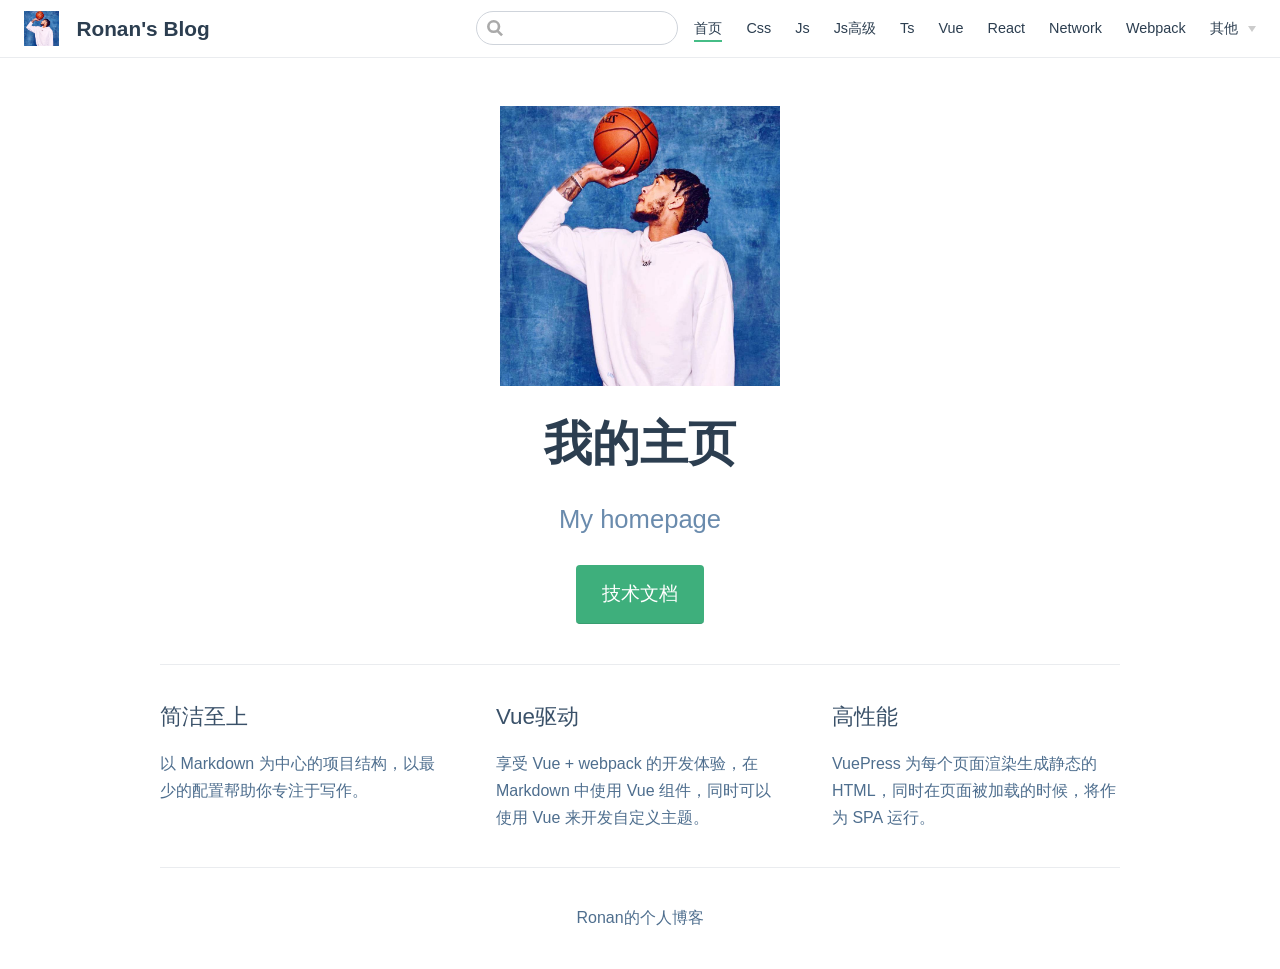
<file: index.html>
<!DOCTYPE html>
<html lang="en-US">
  <head>
    <meta charset="utf-8">
    <meta name="viewport" content="width=device-width,initial-scale=1">
    <title>Ronan&#39;s Blog</title>
    <meta name="generator" content="VuePress 1.9.7">
    <link rel="icon" href="/avatar.jpg">
    <meta name="description" content="">
    
    <link rel="preload" href="/assets/css/0.styles.7b36eabc.css" as="style"><link rel="preload" href="/assets/js/app.5ab2ec69.js" as="script"><link rel="preload" href="/assets/js/2.eeb24f79.js" as="script"><link rel="preload" href="/assets/js/15.c6fec423.js" as="script"><link rel="prefetch" href="/assets/js/10.d0415309.js"><link rel="prefetch" href="/assets/js/11.11f96ddc.js"><link rel="prefetch" href="/assets/js/12.17cdedb4.js"><link rel="prefetch" href="/assets/js/13.b53a64a6.js"><link rel="prefetch" href="/assets/js/14.6127168f.js"><link rel="prefetch" href="/assets/js/16.551a14fc.js"><link rel="prefetch" href="/assets/js/17.3ad529cc.js"><link rel="prefetch" href="/assets/js/18.9da1d026.js"><link rel="prefetch" href="/assets/js/19.0ff8f3e6.js"><link rel="prefetch" href="/assets/js/3.1801cb39.js"><link rel="prefetch" href="/assets/js/4.30c96a68.js"><link rel="prefetch" href="/assets/js/5.f0e2ef51.js"><link rel="prefetch" href="/assets/js/6.e86df8f9.js"><link rel="prefetch" href="/assets/js/7.e76e2440.js"><link rel="prefetch" href="/assets/js/8.8df23d51.js"><link rel="prefetch" href="/assets/js/9.8c479be0.js">
    <link rel="stylesheet" href="/assets/css/0.styles.7b36eabc.css">
  </head>
  <body>
    <div id="app" data-server-rendered="true"><div class="theme-container no-sidebar"><header class="navbar"><div class="sidebar-button"><svg xmlns="http://www.w3.org/2000/svg" aria-hidden="true" role="img" viewBox="0 0 448 512" class="icon"><path fill="currentColor" d="M436 124H12c-6.627 0-12-5.373-12-12V80c0-6.627 5.373-12 12-12h424c6.627 0 12 5.373 12 12v32c0 6.627-5.373 12-12 12zm0 160H12c-6.627 0-12-5.373-12-12v-32c0-6.627 5.373-12 12-12h424c6.627 0 12 5.373 12 12v32c0 6.627-5.373 12-12 12zm0 160H12c-6.627 0-12-5.373-12-12v-32c0-6.627 5.373-12 12-12h424c6.627 0 12 5.373 12 12v32c0 6.627-5.373 12-12 12z"></path></svg></div> <a href="/" aria-current="page" class="home-link router-link-exact-active router-link-active"><img src="/avatar.jpg" alt="Ronan's Blog" class="logo"> <span class="site-name can-hide">Ronan's Blog</span></a> <div class="links"><div class="search-box"><input aria-label="Search" autocomplete="off" spellcheck="false" value=""> <!----></div> <nav class="nav-links can-hide"><div class="nav-item"><a href="/" aria-current="page" class="nav-link router-link-exact-active router-link-active">
  首页
</a></div><div class="nav-item"><a href="/Css/" class="nav-link">
  Css
</a></div><div class="nav-item"><a href="/Js/" class="nav-link">
  Js
</a></div><div class="nav-item"><a href="/Js+/" class="nav-link">
  Js高级
</a></div><div class="nav-item"><a href="/Ts/" class="nav-link">
  Ts
</a></div><div class="nav-item"><a href="/Vue/" class="nav-link">
  Vue
</a></div><div class="nav-item"><a href="/React/" class="nav-link">
  React
</a></div><div class="nav-item"><a href="/Network/" class="nav-link">
  Network
</a></div><div class="nav-item"><a href="/Webpack/" class="nav-link">
  Webpack
</a></div><div class="nav-item"><div class="dropdown-wrapper"><button type="button" aria-label="其他" class="dropdown-title"><span class="title">其他</span> <span class="arrow down"></span></button> <button type="button" aria-label="其他" class="mobile-dropdown-title"><span class="title">其他</span> <span class="arrow right"></span></button> <ul class="nav-dropdown" style="display:none;"><li class="dropdown-item"><!----> <a href="/Others/Git/" class="nav-link">
  Git
</a></li><li class="dropdown-item"><!----> <a href="/Others/Nginx/" class="nav-link">
  Nginx
</a></li><li class="dropdown-item"><!----> <a href="/Others/Algorithm/" class="nav-link">
  算法
</a></li><li class="dropdown-item"><!----> <a href="/Others/粤语/" class="nav-link">
  粤语
</a></li></ul></div></div> <!----></nav></div></header> <div class="sidebar-mask"></div> <aside class="sidebar"><nav class="nav-links"><div class="nav-item"><a href="/" aria-current="page" class="nav-link router-link-exact-active router-link-active">
  首页
</a></div><div class="nav-item"><a href="/Css/" class="nav-link">
  Css
</a></div><div class="nav-item"><a href="/Js/" class="nav-link">
  Js
</a></div><div class="nav-item"><a href="/Js+/" class="nav-link">
  Js高级
</a></div><div class="nav-item"><a href="/Ts/" class="nav-link">
  Ts
</a></div><div class="nav-item"><a href="/Vue/" class="nav-link">
  Vue
</a></div><div class="nav-item"><a href="/React/" class="nav-link">
  React
</a></div><div class="nav-item"><a href="/Network/" class="nav-link">
  Network
</a></div><div class="nav-item"><a href="/Webpack/" class="nav-link">
  Webpack
</a></div><div class="nav-item"><div class="dropdown-wrapper"><button type="button" aria-label="其他" class="dropdown-title"><span class="title">其他</span> <span class="arrow down"></span></button> <button type="button" aria-label="其他" class="mobile-dropdown-title"><span class="title">其他</span> <span class="arrow right"></span></button> <ul class="nav-dropdown" style="display:none;"><li class="dropdown-item"><!----> <a href="/Others/Git/" class="nav-link">
  Git
</a></li><li class="dropdown-item"><!----> <a href="/Others/Nginx/" class="nav-link">
  Nginx
</a></li><li class="dropdown-item"><!----> <a href="/Others/Algorithm/" class="nav-link">
  算法
</a></li><li class="dropdown-item"><!----> <a href="/Others/粤语/" class="nav-link">
  粤语
</a></li></ul></div></div> <!----></nav>  <ul class="sidebar-links"><li><section class="sidebar-group depth-0"><p class="sidebar-heading open"><span>Home</span> <!----></p> <!----></section></li></ul> </aside> <main aria-labelledby="main-title" class="home"><header class="hero"><img src="/avatar.jpg" alt="hero"> <h1 id="main-title">
      我的主页
    </h1> <p class="description">
      My homepage
    </p> <p class="action"><a href="/frontend/css/" class="nav-link action-button">
  技术文档
</a></p></header> <div class="features"><div class="feature"><h2>简洁至上</h2> <p>以 Markdown 为中心的项目结构，以最少的配置帮助你专注于写作。</p></div><div class="feature"><h2>Vue驱动</h2> <p>享受 Vue + webpack 的开发体验，在 Markdown 中使用 Vue 组件，同时可以使用 Vue 来开发自定义主题。</p></div><div class="feature"><h2>高性能</h2> <p>VuePress 为每个页面渲染生成静态的 HTML，同时在页面被加载的时候，将作为 SPA 运行。</p></div></div> <div class="theme-default-content custom content__default"></div> <div class="footer">
    Ronan的个人博客
  </div></main></div><div class="global-ui"></div></div>
    <script src="/assets/js/app.5ab2ec69.js" defer></script><script src="/assets/js/2.eeb24f79.js" defer></script><script src="/assets/js/15.c6fec423.js" defer></script>
  </body>
</html>
</file>
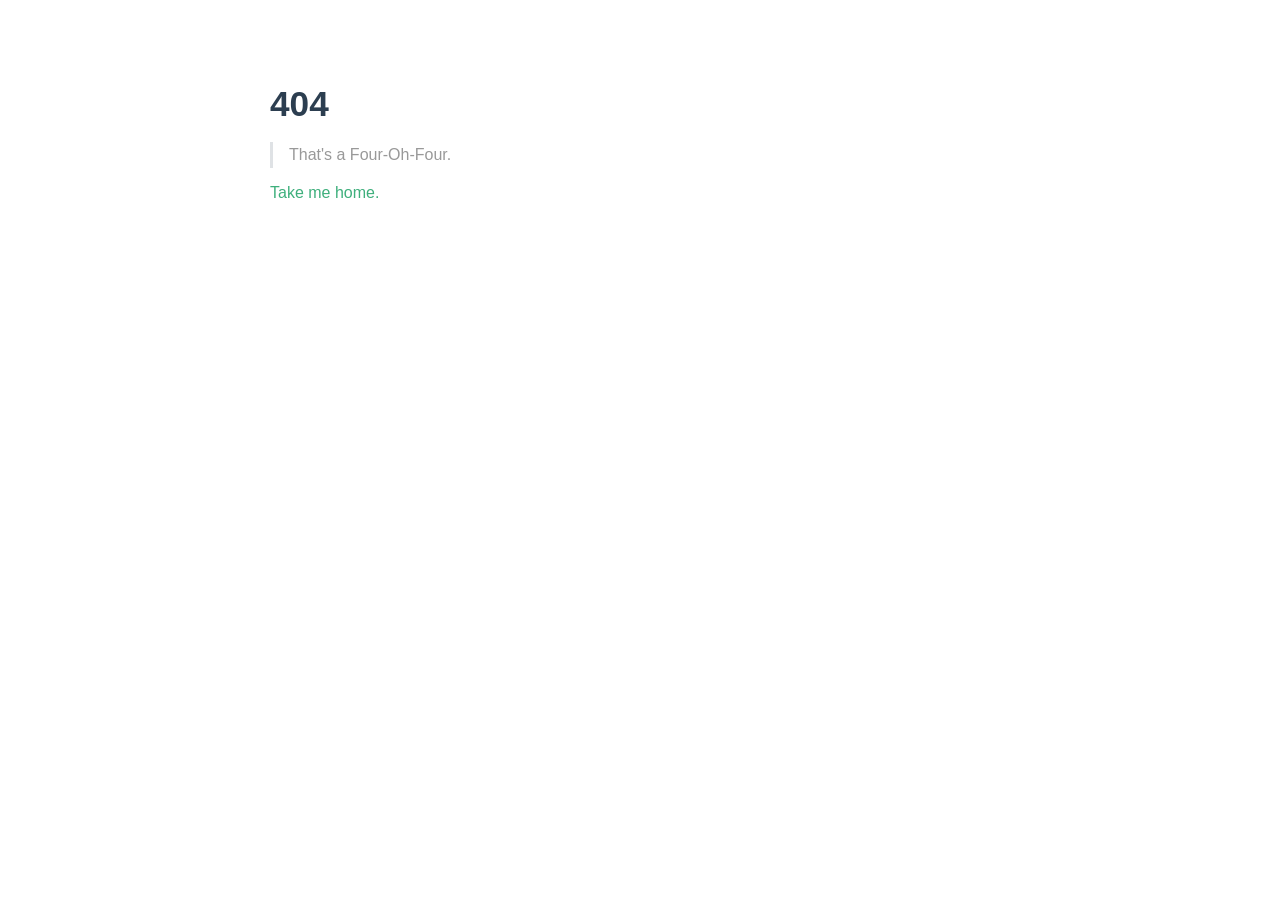
<file: Js+/index.html>
<!DOCTYPE html>
<html lang="en-US">
  <head>
    <meta charset="utf-8">
    <meta name="viewport" content="width=device-width,initial-scale=1">
    <title>JS高级 | Ronan&#39;s Blog</title>
    <meta name="generator" content="VuePress 1.9.7">
    <link rel="icon" href="/avatar.jpg">
    <meta name="description" content="">
    
    <link rel="preload" href="/assets/css/0.styles.7b36eabc.css" as="style"><link rel="preload" href="/assets/js/app.5ab2ec69.js" as="script"><link rel="preload" href="/assets/js/2.eeb24f79.js" as="script"><link rel="preload" href="/assets/js/8.8df23d51.js" as="script"><link rel="prefetch" href="/assets/js/10.d0415309.js"><link rel="prefetch" href="/assets/js/11.11f96ddc.js"><link rel="prefetch" href="/assets/js/12.17cdedb4.js"><link rel="prefetch" href="/assets/js/13.b53a64a6.js"><link rel="prefetch" href="/assets/js/14.6127168f.js"><link rel="prefetch" href="/assets/js/15.c6fec423.js"><link rel="prefetch" href="/assets/js/16.551a14fc.js"><link rel="prefetch" href="/assets/js/17.3ad529cc.js"><link rel="prefetch" href="/assets/js/18.9da1d026.js"><link rel="prefetch" href="/assets/js/19.0ff8f3e6.js"><link rel="prefetch" href="/assets/js/3.1801cb39.js"><link rel="prefetch" href="/assets/js/4.30c96a68.js"><link rel="prefetch" href="/assets/js/5.f0e2ef51.js"><link rel="prefetch" href="/assets/js/6.e86df8f9.js"><link rel="prefetch" href="/assets/js/7.e76e2440.js"><link rel="prefetch" href="/assets/js/9.8c479be0.js">
    <link rel="stylesheet" href="/assets/css/0.styles.7b36eabc.css">
  </head>
  <body>
    <div id="app" data-server-rendered="true"><div class="theme-container"><header class="navbar"><div class="sidebar-button"><svg xmlns="http://www.w3.org/2000/svg" aria-hidden="true" role="img" viewBox="0 0 448 512" class="icon"><path fill="currentColor" d="M436 124H12c-6.627 0-12-5.373-12-12V80c0-6.627 5.373-12 12-12h424c6.627 0 12 5.373 12 12v32c0 6.627-5.373 12-12 12zm0 160H12c-6.627 0-12-5.373-12-12v-32c0-6.627 5.373-12 12-12h424c6.627 0 12 5.373 12 12v32c0 6.627-5.373 12-12 12zm0 160H12c-6.627 0-12-5.373-12-12v-32c0-6.627 5.373-12 12-12h424c6.627 0 12 5.373 12 12v32c0 6.627-5.373 12-12 12z"></path></svg></div> <a href="/" class="home-link router-link-active"><img src="/avatar.jpg" alt="Ronan's Blog" class="logo"> <span class="site-name can-hide">Ronan's Blog</span></a> <div class="links"><div class="search-box"><input aria-label="Search" autocomplete="off" spellcheck="false" value=""> <!----></div> <nav class="nav-links can-hide"><div class="nav-item"><a href="/" class="nav-link">
  首页
</a></div><div class="nav-item"><a href="/Css/" class="nav-link">
  Css
</a></div><div class="nav-item"><a href="/Js/" class="nav-link">
  Js
</a></div><div class="nav-item"><a href="/Js+/" aria-current="page" class="nav-link router-link-exact-active router-link-active">
  Js高级
</a></div><div class="nav-item"><a href="/Ts/" class="nav-link">
  Ts
</a></div><div class="nav-item"><a href="/Vue/" class="nav-link">
  Vue
</a></div><div class="nav-item"><a href="/React/" class="nav-link">
  React
</a></div><div class="nav-item"><a href="/Network/" class="nav-link">
  Network
</a></div><div class="nav-item"><a href="/Webpack/" class="nav-link">
  Webpack
</a></div><div class="nav-item"><div class="dropdown-wrapper"><button type="button" aria-label="其他" class="dropdown-title"><span class="title">其他</span> <span class="arrow down"></span></button> <button type="button" aria-label="其他" class="mobile-dropdown-title"><span class="title">其他</span> <span class="arrow right"></span></button> <ul class="nav-dropdown" style="display:none;"><li class="dropdown-item"><!----> <a href="/Others/Git/" class="nav-link">
  Git
</a></li><li class="dropdown-item"><!----> <a href="/Others/Nginx/" class="nav-link">
  Nginx
</a></li><li class="dropdown-item"><!----> <a href="/Others/Algorithm/" class="nav-link">
  算法
</a></li><li class="dropdown-item"><!----> <a href="/Others/粤语/" class="nav-link">
  粤语
</a></li></ul></div></div> <!----></nav></div></header> <div class="sidebar-mask"></div> <aside class="sidebar"><nav class="nav-links"><div class="nav-item"><a href="/" class="nav-link">
  首页
</a></div><div class="nav-item"><a href="/Css/" class="nav-link">
  Css
</a></div><div class="nav-item"><a href="/Js/" class="nav-link">
  Js
</a></div><div class="nav-item"><a href="/Js+/" aria-current="page" class="nav-link router-link-exact-active router-link-active">
  Js高级
</a></div><div class="nav-item"><a href="/Ts/" class="nav-link">
  Ts
</a></div><div class="nav-item"><a href="/Vue/" class="nav-link">
  Vue
</a></div><div class="nav-item"><a href="/React/" class="nav-link">
  React
</a></div><div class="nav-item"><a href="/Network/" class="nav-link">
  Network
</a></div><div class="nav-item"><a href="/Webpack/" class="nav-link">
  Webpack
</a></div><div class="nav-item"><div class="dropdown-wrapper"><button type="button" aria-label="其他" class="dropdown-title"><span class="title">其他</span> <span class="arrow down"></span></button> <button type="button" aria-label="其他" class="mobile-dropdown-title"><span class="title">其他</span> <span class="arrow right"></span></button> <ul class="nav-dropdown" style="display:none;"><li class="dropdown-item"><!----> <a href="/Others/Git/" class="nav-link">
  Git
</a></li><li class="dropdown-item"><!----> <a href="/Others/Nginx/" class="nav-link">
  Nginx
</a></li><li class="dropdown-item"><!----> <a href="/Others/Algorithm/" class="nav-link">
  算法
</a></li><li class="dropdown-item"><!----> <a href="/Others/粤语/" class="nav-link">
  粤语
</a></li></ul></div></div> <!----></nav>  <ul class="sidebar-links"><li><section class="sidebar-group depth-0"><p class="sidebar-heading open"><span>JS高级</span> <!----></p> <ul class="sidebar-links sidebar-group-items"><li><a href="/Js+/#js高级" class="sidebar-link">JS高级</a><ul class="sidebar-sub-headers"><li class="sidebar-sub-header"><a href="/Js+/#浏览器引擎和js运行原理" class="sidebar-link">浏览器引擎和JS运行原理</a></li><li class="sidebar-sub-header"><a href="/Js+/#概览" class="sidebar-link">概览</a></li><li class="sidebar-sub-header"><a href="/Js+/#浏览器内核-渲染引擎和js引擎" class="sidebar-link">浏览器内核(渲染引擎和JS引擎)</a></li><li class="sidebar-sub-header"><a href="/Js+/#浏览器渲染过程" class="sidebar-link">浏览器渲染过程</a></li><li class="sidebar-sub-header"><a href="/Js+/#v8引擎架构" class="sidebar-link">V8引擎架构</a></li><li class="sidebar-sub-header"><a href="/Js+/#v8引擎解析图" class="sidebar-link">V8引擎解析图</a></li><li class="sidebar-sub-header"><a href="/Js+/#js代码执行原理" class="sidebar-link">JS代码执行原理</a></li><li class="sidebar-sub-header"><a href="/Js+/#js执行函数原理" class="sidebar-link">JS执行函数原理</a></li><li class="sidebar-sub-header"><a href="/Js+/#js内存管理" class="sidebar-link">JS内存管理</a></li><li class="sidebar-sub-header"><a href="/Js+/#闭包" class="sidebar-link">闭包</a></li><li class="sidebar-sub-header"><a href="/Js+/#闭包内存泄漏" class="sidebar-link">闭包内存泄漏</a></li></ul></li><li><a href="/Js+/#js函数" class="sidebar-link">JS函数</a><ul class="sidebar-sub-headers"><li class="sidebar-sub-header"><a href="/Js+/#this指向" class="sidebar-link">this指向</a></li><li class="sidebar-sub-header"><a href="/Js+/#四种绑定规则" class="sidebar-link">四种绑定规则</a></li><li class="sidebar-sub-header"><a href="/Js+/#绑定优先级" class="sidebar-link">绑定优先级</a></li><li class="sidebar-sub-header"><a href="/Js+/#特殊绑定规则" class="sidebar-link">特殊绑定规则</a></li><li class="sidebar-sub-header"><a href="/Js+/#手写call" class="sidebar-link">手写call</a></li><li class="sidebar-sub-header"><a href="/Js+/#手写apply" class="sidebar-link">手写apply</a></li><li class="sidebar-sub-header"><a href="/Js+/#手写bind" class="sidebar-link">手写bind</a></li><li class="sidebar-sub-header"><a href="/Js+/#函数柯里化" class="sidebar-link">函数柯里化</a></li></ul></li><li><a href="/Js+/#js面向对象" class="sidebar-link">JS面向对象</a><ul class="sidebar-sub-headers"><li class="sidebar-sub-header"><a href="/Js+/#对象属性描述符" class="sidebar-link">对象属性描述符</a></li><li class="sidebar-sub-header"><a href="/Js+/#对象方法补充" class="sidebar-link">对象方法补充</a></li><li class="sidebar-sub-header"><a href="/Js+/#创建对象的方法" class="sidebar-link">创建对象的方法</a></li><li class="sidebar-sub-header"><a href="/Js+/#new操作符的作用" class="sidebar-link">new操作符的作用</a></li><li class="sidebar-sub-header"><a href="/Js+/#对象原型-proto-和函数原型prototype" class="sidebar-link">对象原型 _ proto _和函数原型prototype</a></li><li class="sidebar-sub-header"><a href="/Js+/#继承" class="sidebar-link">继承</a></li></ul></li><li><a href="/Js+/#es6" class="sidebar-link">ES6</a><ul class="sidebar-sub-headers"><li class="sidebar-sub-header"><a href="/Js+/#class类" class="sidebar-link">class类</a></li><li class="sidebar-sub-header"><a href="/Js+/#let和const" class="sidebar-link">let和const</a></li><li class="sidebar-sub-header"><a href="/Js+/#symbol" class="sidebar-link">Symbol</a></li><li class="sidebar-sub-header"><a href="/Js+/#weakset" class="sidebar-link">WeakSet</a></li><li class="sidebar-sub-header"><a href="/Js+/#weakmap" class="sidebar-link">WeakMap</a></li></ul></li><li><a href="/Js+/#es7" class="sidebar-link">ES7</a><ul class="sidebar-sub-headers"><li class="sidebar-sub-header"><a href="/Js+/#数组includes" class="sidebar-link">数组includes</a></li><li class="sidebar-sub-header"><a href="/Js+/#指数运算符" class="sidebar-link">指数运算符</a></li></ul></li><li><a href="/Js+/#es8" class="sidebar-link">ES8</a><ul class="sidebar-sub-headers"><li class="sidebar-sub-header"><a href="/Js+/#object-values" class="sidebar-link">Object.values</a></li><li class="sidebar-sub-header"><a href="/Js+/#object-entries" class="sidebar-link">Object.entries</a></li><li class="sidebar-sub-header"><a href="/Js+/#string-padding" class="sidebar-link">String.padding</a></li><li class="sidebar-sub-header"><a href="/Js+/#尾逗号" class="sidebar-link">尾逗号</a></li><li class="sidebar-sub-header"><a href="/Js+/#object-descriptors" class="sidebar-link">Object.Descriptors</a></li></ul></li><li><a href="/Js+/#es9" class="sidebar-link">ES9</a><ul class="sidebar-sub-headers"><li class="sidebar-sub-header"><a href="/Js+/#async和await" class="sidebar-link">Async和Await</a></li><li class="sidebar-sub-header"><a href="/Js+/#对象展开符" class="sidebar-link">对象展开符</a></li><li class="sidebar-sub-header"><a href="/Js+/#promise-finally" class="sidebar-link">Promise finally</a></li></ul></li><li><a href="/Js+/#es10" class="sidebar-link">ES10</a><ul class="sidebar-sub-headers"><li class="sidebar-sub-header"><a href="/Js+/#数组flat" class="sidebar-link">数组flat</a></li><li class="sidebar-sub-header"><a href="/Js+/#数组flatmap" class="sidebar-link">数组flatMap</a></li><li class="sidebar-sub-header"><a href="/Js+/#object-fromentries" class="sidebar-link">Object.fromEntries</a></li><li class="sidebar-sub-header"><a href="/Js+/#trimstart和trimend" class="sidebar-link">trimStart和trimEnd</a></li><li class="sidebar-sub-header"><a href="/Js+/#symbol-description" class="sidebar-link">Symbol description</a></li><li class="sidebar-sub-header"><a href="/Js+/#optional-catch-binding" class="sidebar-link">Optional catch binding</a></li></ul></li><li><a href="/Js+/#es11" class="sidebar-link">ES11</a><ul class="sidebar-sub-headers"><li class="sidebar-sub-header"><a href="/Js+/#bigint" class="sidebar-link">BigInt</a></li><li class="sidebar-sub-header"><a href="/Js+/#空值合并操作符" class="sidebar-link">空值合并操作符</a></li><li class="sidebar-sub-header"><a href="/Js+/#可选链" class="sidebar-link">可选链</a></li><li class="sidebar-sub-header"><a href="/Js+/#global-this" class="sidebar-link">Global This</a></li><li class="sidebar-sub-header"><a href="/Js+/#for-in标准化" class="sidebar-link">for..in标准化</a></li><li class="sidebar-sub-header"><a href="/Js+/#dynamic-import" class="sidebar-link">Dynamic Import</a></li><li class="sidebar-sub-header"><a href="/Js+/#promise-allsettled" class="sidebar-link">Promise.allSettled</a></li><li class="sidebar-sub-header"><a href="/Js+/#import-meta" class="sidebar-link">import meta</a></li></ul></li><li><a href="/Js+/#es12" class="sidebar-link">ES12</a><ul class="sidebar-sub-headers"><li class="sidebar-sub-header"><a href="/Js+/#finalizationregistry" class="sidebar-link">FinalizationRegistry</a></li><li class="sidebar-sub-header"><a href="/Js+/#weakref" class="sidebar-link">WeakRef</a></li><li class="sidebar-sub-header"><a href="/Js+/#逻辑赋值符" class="sidebar-link">逻辑赋值符</a></li><li class="sidebar-sub-header"><a href="/Js+/#数字分隔符" class="sidebar-link">数字分隔符</a></li><li class="sidebar-sub-header"><a href="/Js+/#string-replaceall" class="sidebar-link">String.replaceAll</a></li><li class="sidebar-sub-header"><a href="/Js+/#proxy类" class="sidebar-link">Proxy类</a></li><li class="sidebar-sub-header"><a href="/Js+/#reflect对象" class="sidebar-link">Reflect对象</a></li></ul></li><li><a href="/Js+/#vue响应式原理" class="sidebar-link">Vue响应式原理</a><ul class="sidebar-sub-headers"></ul></li><li><a href="/Js+/#模块化" class="sidebar-link">模块化</a><ul class="sidebar-sub-headers"><li class="sidebar-sub-header"><a href="/Js+/#cookie" class="sidebar-link">cookie</a></li></ul></li></ul></section></li></ul> </aside> <main class="page"> <div class="theme-default-content content__default"><h2 id="js高级"><a href="#js高级" class="header-anchor">#</a> JS高级</h2> <h3 id="浏览器引擎和js运行原理"><a href="#浏览器引擎和js运行原理" class="header-anchor">#</a> 浏览器引擎和JS运行原理</h3> <h3 id="概览"><a href="#概览" class="header-anchor">#</a> 概览</h3> <p><img src="https://gitee.com/coderPjx/images/raw/master/images/Snipaste_2021-10-23_16-43-28.jpg" alt=""></p> <h3 id="浏览器内核-渲染引擎和js引擎"><a href="#浏览器内核-渲染引擎和js引擎" class="header-anchor">#</a> 浏览器内核(渲染引擎和JS引擎)</h3> <p>常说的浏览器内核指的是<strong>排版引擎或渲染引擎</strong></p> <p>实际上，浏览器内核可以分为两个部分：<strong>渲染引擎 + JS引擎</strong></p> <p>渲染引擎：负责HTML解析、布局、渲染等</p> <p>JS引擎：解析、执行jS代码</p> <p>主流<strong>渲染引擎</strong> 分类</p> <ul><li>Gecko	早期被Netscape和Mozilla Firefox浏览器浏览器使用</li> <li>Trident    微软开发，被IE4~IE11浏览器使用，但是***Edge浏览器已经转向Blink***</li> <li>Webkit    苹果基于KHTML开发、开源的，用于Safari，<em><strong>Google Chrome之前也在使用</strong></em></li> <li>Blink    是***Webkit的一个分支***，Google开发，目前应用于Google Chrome、Edge、Opera等</li></ul> <table><thead><tr><th style="text-align:center;">浏览器</th> <th style="text-align:center;">旧渲染引擎</th> <th style="text-align:center;">新渲染引擎</th></tr></thead> <tbody><tr><td style="text-align:center;">Chrome</td> <td style="text-align:center;">Webkit</td> <td style="text-align:center;">Blink</td></tr> <tr><td style="text-align:center;">Firefox</td> <td style="text-align:center;"></td> <td style="text-align:center;">Gecko</td></tr> <tr><td style="text-align:center;">IE</td> <td style="text-align:center;">Trident</td> <td style="text-align:center;">Edge：Blink</td></tr> <tr><td style="text-align:center;">Safari</td> <td style="text-align:center;"></td> <td style="text-align:center;">Webkit</td></tr> <tr><td style="text-align:center;">Opera</td> <td style="text-align:center;">自研Presto、Webkit</td> <td style="text-align:center;">Blink</td></tr></tbody></table> <p>主流<strong>JS引擎</strong> 分类</p> <table><thead><tr><th style="text-align:center;">浏览器</th> <th style="text-align:center;">JS引擎</th></tr></thead> <tbody><tr><td style="text-align:center;">Chrome</td> <td style="text-align:center;">V8</td></tr> <tr><td style="text-align:center;">Firefox</td> <td style="text-align:center;">SpiderMonkey（1.0-3.0）/ TraceMonkey（3.5-3.6）/ JaegerMonkey（4.0-）/ Rhino</td></tr> <tr><td style="text-align:center;">Opera</td> <td style="text-align:center;">Linear A（4.0-6.1）/ Linear B（7.0-9.2）/ Futhark（9.5-10.2）/ Carakan（10.5-）</td></tr> <tr><td style="text-align:center;">IE -&gt; Edge</td> <td style="text-align:center;">JScript（IE3.0-IE8.0 / Chakra（IE9+之后）</td></tr> <tr><td style="text-align:center;">Safari</td> <td style="text-align:center;">JavaScriptCore(1.0-3.1) / SquirrelFish (4.0-)</td></tr></tbody></table> <h3 id="浏览器渲染过程"><a href="#浏览器渲染过程" class="header-anchor">#</a> 浏览器渲染过程</h3> <ol><li>解析html和css</li> <li>构建DOM树和样式规则</li> <li>DOM树和样式规则 --&gt; 合并成渲染树 Rener Tree</li> <li>布局 Layout</li> <li>绘制 Painting</li> <li>展示</li></ol> <p><img src="https://gitee.com/coderPjx/images/raw/master/images/Snipaste_2021-10-23_17-22-41.jpg" alt=""></p> <p>在HTML解析过程中遇见js标签，会<strong>停止解析html，加载和执行js代码。</strong></p> <p>js代码则是由***Js引擎***来执行</p> <h3 id="v8引擎架构"><a href="#v8引擎架构" class="header-anchor">#</a> V8引擎架构</h3> <p><img src="https://gitee.com/coderPjx/images/raw/master/images/Snipaste_2021-11-14_14-17-16.jpg" alt=""></p> <ul><li><p>parser</p> <ol><li><p>词法分析：将代码字符串分解为<strong>词法单元tokens</strong></p></li> <li><p>语法分析：将词法单元流（数组）转换成一个有元素逐级嵌套组成的语法结构树，<strong>AST抽象语法树</strong></p> <p>AST抽象语法树在线工具：https://astexplorer.net/</p></li></ol></li> <li><p>ignition</p> <ol><li>解释器，将AST抽象语法树转换成bytecode字节码</li> <li>手机TurboFan优化所需要的信息（如函数参数类型，有了参数类型才能进行真是运算）</li></ol></li> <li><p>turboFan</p> <ol><li>编译器，可以将字节码编译为CPU可以直接执行的机器码</li> <li>如果一个函数被多次调用，会被标记为<strong>热点函数</strong>，会被turboFan转换成优化的机器码</li> <li>但是如果在函数执行过程中，函数参数类型变化，经过优化的机器码会逆向转化为没有优化的字节码</li></ol></li></ul> <h3 id="v8引擎解析图"><a href="#v8引擎解析图" class="header-anchor">#</a> V8引擎解析图</h3> <p><img src="https://gitee.com/coderPjx/images/raw/master/images/Snipaste_2021-11-14_14-43-07.jpg" alt=""></p> <p>js代码解析过程</p> <ol><li><p>浏览器内核Blink将源码交给V8引擎</p></li> <li><p>Stream获取到源码并进行编码转换</p></li> <li><p>Scanner扫描器进行词法分析，分解词法单元tokens</p></li> <li><p>Parser和PreParser将tokens转成AST抽象语法树</p> <ul><li><p>PreParser是预解析，V8引擎实现了Lazy Parsing(延迟解析)，将不必要的代码进行<strong>预解析</strong>，只解析必要的代码，在函数被调用时进行函数<strong>全量解析</strong></p> <div class="language- extra-class"><pre class="language-text"><code>function outer() {
	// 只会预解析inner函数
	function inner(){
	
	}
	inner()
}
// 调用时只解析outer函数，预解析inner函数
outer()
</code></pre></div></li></ul></li> <li><p>AST数经过ignition解释器转换成字节码执行</p></li></ol> <h3 id="js代码执行原理"><a href="#js代码执行原理" class="header-anchor">#</a> JS代码执行原理</h3> <ol><li><p>代码执行前，JS引擎创建一个全局对象（Global Object GO）</p> <ul><li>所有作用域都可以访问GO</li> <li>GO中包含全局的类、方法和属性
<ul><li>Data类、Array类、String类、Number类。。。</li> <li>setTimeout、setInterval方法。。。</li> <li>window属性，指向GO本身</li></ul></li></ul></li> <li><p>JS引擎内部执行上下文栈(Execution Context Stack,ESC)，执行全局代码块</p> <p>为了执行全局代码会创建全局执行上下文Global Execution Context(GEC)，GEC会被放入ESC</p> <ul><li><p>ESC</p> <ul><li><p>GEC</p> <ol><li><p>GO初始化，将全局定义变量和函数加入到GO，但是不赋值</p> <p><strong>这个过程也叫做变量作用域提升（提升至全局作用域）</strong></p></li> <li><p>执行代码，对变量赋值和执行函数</p></li></ol></li></ul></li></ul></li></ol> <p><img src="https://gitee.com/coderPjx/images/raw/master/images/Snipaste_2021-11-14_16-36-50.jpg" alt=""></p> <h3 id="js执行函数原理"><a href="#js执行函数原理" class="header-anchor">#</a> JS执行函数原理</h3> <p>在JS执行过程中，执行到函数时，会根据函数体创建一个函数执行上下文（Function Excution Context,<strong>FEC</strong>）,并压入EC Stack</p> <p>FEC包含三部分：</p> <ul><li><p>AO对象 ：形参、Arguments、嵌套函数定义和指向函数对象、定义的变量</p></li> <li><p>作用域链：由VO对象（函数中就是AO）和父级作用域的VO组成，查找变量时沿着作用域链向父级作用域查找。</p> <p><strong>函数的父级作用域在函数定义的时候就确定了</strong></p></li> <li><p>this绑定的值</p></li></ul> <p><img src="https://gitee.com/coderPjx/images/raw/master/images/Snipaste_2021-11-20_16-36-40.jpg" alt=""></p> <h3 id="js内存管理"><a href="#js内存管理" class="header-anchor">#</a> JS内存管理</h3> <p>内存管理三步：</p> <ol><li>申请所需内存</li> <li>分配内存</li> <li>释放内存</li></ol> <p>常见垃圾回收算法（GC算法）</p> <ul><li><p><strong>引用计数</strong></p> <ul><li>当一个对象有一个引用指向它时，那么这个对象的引用就+1，当一个对象的引用为0时，这个对象就可以被销毁掉</li> <li>弊端：会产生循环引用</li></ul> <p><img src="https://gitee.com/coderPjx/images/raw/master/images/Snipaste_2021-11-21_14-12-58.jpg" alt=""></p></li> <li><p><strong>标记清除</strong></p> <ul><li>这个算法是设置一个根对象（root object），垃圾回收器会定期从这个根开始，找所有从根开始有引用到的对象，对于没有引用到的对象，就认为是不可用的对象</li> <li>解决了循环引用问题</li></ul> <p><img src="https://gitee.com/coderPjx/images/raw/master/images/Snipaste_2021-11-21_14-13-11.jpg" alt=""></p></li></ul> <h3 id="闭包"><a href="#闭包" class="header-anchor">#</a> 闭包</h3> <p>在JS中，函数是<strong>一等公民</strong>。</p> <p>这意味着，函数可以作为另外一个函数的参数，也可以作为另外一个函数的返回值来使用。</p> <p>Wiki百科定义：</p> <ul><li>闭包（Closure），又称词法闭包(lexical Closure)或函数闭包(function closure)</li> <li>是在支持<strong>头等函数</strong>（函数是第一公民）的编程语言中，实现词法绑定的一种技术</li> <li>闭包在实现上是一个结构体，<strong>存储了一个函数和一个关联的环境</strong></li> <li>闭包和函数的最大区别在于，当捕捉闭包的时候，它的自由变量会在捕捉的时候被确定。这样及时脱离了捕捉时的上下文，也能照常执行</li></ul> <p>MDN定义：</p> <ul><li>一个函数和对其周围状态（lexical enviroment,词法环境）的引用捆绑在一起（或者说函数被引用包围），这样的组合就是闭包</li> <li>也就是说，<strong>闭包让你可以在一个内层函数中访问到其外层函数的作用域</strong></li> <li>在Js中，<strong>每当创建一个函数，闭包就会在函数创建的同时被创建出来</strong></li></ul> <p><strong>总结：</strong></p> <ol><li>如果一个函数可以访问外层作用域的自由变量，这个函数就是闭包</li> <li>广义：js中函数都是闭包</li> <li>狭义：js中函数如果访问了外层作用域的变量，就是闭包</li></ol> <h3 id="闭包内存泄漏"><a href="#闭包内存泄漏" class="header-anchor">#</a> 闭包内存泄漏</h3> <div class="language-javascript extra-class"><pre class="language-javascript"><code><span class="token keyword">function</span> <span class="token function">foo</span><span class="token punctuation">(</span><span class="token punctuation">)</span><span class="token punctuation">{</span>
    <span class="token keyword">var</span> name <span class="token operator">=</span> <span class="token string">&quot;foo&quot;</span>
    <span class="token comment">// bar函数是闭包</span>
    <span class="token keyword">function</span> <span class="token function">bar</span><span class="token punctuation">(</span><span class="token punctuation">)</span><span class="token punctuation">{</span>
        <span class="token comment">// 引用外层作用域的自由变量name</span>
        console<span class="token punctuation">.</span><span class="token function">log</span><span class="token punctuation">(</span>name<span class="token punctuation">)</span>
    <span class="token punctuation">}</span>
    <span class="token keyword">return</span> bar
<span class="token punctuation">}</span>
<span class="token comment">// 外层作用域的函数foo执行完，AO对象由于被bar函数引用，不会被立刻销毁</span>
<span class="token keyword">var</span> fn <span class="token operator">=</span> <span class="token function">foo</span><span class="token punctuation">(</span><span class="token punctuation">)</span>
<span class="token function">fn</span><span class="token punctuation">(</span><span class="token punctuation">)</span>
</code></pre></div><p>当闭包引用了外层作用域中的自由变量，外层作用域中的AO对象由于被引用了，所以即使外层作用域的函数已经执行完了，<strong>AO对象也不会被释放掉</strong>。最终会造成内存泄漏。</p> <p>解决内存泄漏：</p> <p><strong>将函数指向null，即空内存地址</strong></p> <div class="language-javascript extra-class"><pre class="language-javascript"><code>fn <span class="token operator">=</span> <span class="token keyword">null</span>
foo <span class="token operator">=</span> <span class="token keyword">null</span>
</code></pre></div><h2 id="js函数"><a href="#js函数" class="header-anchor">#</a> JS函数</h2> <h3 id="this指向"><a href="#this指向" class="header-anchor">#</a> this指向</h3> <div class="language-javascript extra-class"><pre class="language-javascript"><code><span class="token comment">// 定义一个函数</span>
<span class="token keyword">function</span> <span class="token function">foo</span><span class="token punctuation">(</span><span class="token punctuation">)</span> <span class="token punctuation">{</span>
    console<span class="token punctuation">.</span><span class="token function">log</span><span class="token punctuation">(</span><span class="token keyword">this</span><span class="token punctuation">)</span>
<span class="token punctuation">}</span>

<span class="token comment">// 1.直接调用</span>
<span class="token function">foo</span><span class="token punctuation">(</span><span class="token punctuation">)</span> <span class="token comment">// window</span>

<span class="token comment">// 2.对象调用</span>
<span class="token keyword">var</span> obj <span class="token operator">=</span> <span class="token punctuation">{</span>
    <span class="token literal-property property">name</span><span class="token operator">:</span><span class="token string">&quot;pjx&quot;</span>，
    <span class="token literal-property property">foo</span><span class="token operator">:</span>foo
<span class="token punctuation">}</span>

obj<span class="token punctuation">.</span><span class="token function">foo</span><span class="token punctuation">(</span><span class="token punctuation">)</span> <span class="token comment">// obj对象</span>

<span class="token comment">// 3.call/apply调用</span>
<span class="token function">foo</span><span class="token punctuation">.</span><span class="token function">call</span><span class="token punctuation">(</span><span class="token string">&quot;abc&quot;</span><span class="token punctuation">)</span> <span class="token comment">// String {&quot;abc&quot;}对象</span>
</code></pre></div><p>上面的案例可以看出：</p> <ol><li>函数调用时，js会默认给this绑定值</li> <li>this的绑定和函数定义的位置 <strong>没有关系</strong></li> <li>this的绑定和函数的调用方式和调用位置 <strong>有关系</strong></li> <li>this是在运行时被绑定的</li></ol> <h3 id="四种绑定规则"><a href="#四种绑定规则" class="header-anchor">#</a> 四种绑定规则</h3> <ol><li><strong>默认绑定</strong></li></ol> <p>当函数独立调用时</p> <ul><li><p>浏览器环境</p> <p>this指向 window对象</p></li> <li><p>Node环境</p> <p>this指向 {} 空对象</p></li></ul> <ol start="2"><li><strong>隐式绑定</strong></li></ol> <p>通过某个对象进行调用</p> <div class="language-javascript extra-class"><pre class="language-javascript"><code><span class="token keyword">var</span> obj <span class="token operator">=</span> <span class="token punctuation">{</span>
  	<span class="token literal-property property">name</span><span class="token operator">:</span> <span class="token string">&quot;why&quot;</span><span class="token punctuation">,</span>
    <span class="token literal-property property">foo</span><span class="token operator">:</span> foo
<span class="token punctuation">}</span>

obj<span class="token punctuation">.</span><span class="token function">foo</span><span class="token punctuation">(</span><span class="token punctuation">)</span> <span class="token comment">// obj对象</span>
</code></pre></div><ol start="3"><li><strong>显式绑定</strong></li></ol> <p>通过apply、call、bind进行调用</p> <p>this指向传入的参数</p> <ol start="4"><li><strong>new绑定</strong></li></ol> <p>this指向new 关键字创建的对象</p> <p>使用<strong>new关键字</strong>调用函数时，会执行如下操作：</p> <ol><li>创建一个全新对象</li> <li>新对象会被执行protoType连接</li> <li>新对象会绑定到函数调用的this上（this绑定在这个步骤完成）</li> <li>如果<strong>函数没有返回其他对象，表达式会返回这个新对象</strong></li></ol> <h3 id="绑定优先级"><a href="#绑定优先级" class="header-anchor">#</a> 绑定优先级</h3> <p>默认绑定 &lt; 隐式绑定 &lt; 显式绑定 &lt; new绑定</p> <h3 id="特殊绑定规则"><a href="#特殊绑定规则" class="header-anchor">#</a> 特殊绑定规则</h3> <ol><li><p>忽略显式绑定</p> <p>显式绑定值为 <code>null</code>或者 <code>undefined</code>时，this为 <code>window</code></p> <div class="language-javascript extra-class"><pre class="language-javascript"><code><span class="token keyword">function</span> <span class="token function">foo</span><span class="token punctuation">(</span><span class="token punctuation">)</span> <span class="token punctuation">{</span>
	console<span class="token punctuation">.</span><span class="token function">log</span><span class="token punctuation">(</span><span class="token keyword">this</span><span class="token punctuation">)</span>
<span class="token punctuation">}</span>

<span class="token function">foo</span><span class="token punctuation">.</span><span class="token function">call</span><span class="token punctuation">(</span><span class="token keyword">null</span><span class="token punctuation">)</span> <span class="token comment">// window</span>
<span class="token function">foo</span><span class="token punctuation">.</span><span class="token function">call</span><span class="token punctuation">(</span><span class="token keyword">undefined</span><span class="token punctuation">)</span> <span class="token comment">// window</span>

<span class="token keyword">var</span> a <span class="token operator">=</span> <span class="token function">foo</span><span class="token punctuation">.</span><span class="token function">bind</span><span class="token punctuation">(</span><span class="token keyword">null</span><span class="token punctuation">)</span>
<span class="token function">a</span><span class="token punctuation">(</span><span class="token punctuation">)</span> <span class="token comment">// window</span>
</code></pre></div></li> <li><p>间接函数引用</p> <p><strong>注意：</strong>（ob2.foo = obj1.foo）赋值表达式的结果是foo函数</p> <p>当foo直接被调用，默认绑定window</p> <div class="language-javascript extra-class"><pre class="language-javascript"><code><span class="token keyword">function</span> <span class="token function">foo</span><span class="token punctuation">(</span><span class="token punctuation">)</span> <span class="token punctuation">{</span>
	console<span class="token punctuation">.</span><span class="token function">log</span><span class="token punctuation">(</span><span class="token keyword">this</span><span class="token punctuation">)</span>
<span class="token punctuation">}</span>

<span class="token keyword">var</span> obj1 <span class="token operator">=</span> <span class="token punctuation">{</span>
	<span class="token literal-property property">name</span><span class="token operator">:</span><span class="token string">&quot;obj1&quot;</span><span class="token punctuation">,</span>
	<span class="token literal-property property">foo</span><span class="token operator">:</span>foo <span class="token comment">//函数</span>
<span class="token punctuation">}</span>

<span class="token keyword">var</span> obj2 <span class="token operator">=</span> <span class="token punctuation">{</span>
	<span class="token literal-property property">name</span><span class="token operator">:</span><span class="token string">&quot;obj2&quot;</span>
<span class="token punctuation">}</span>

obj1<span class="token punctuation">.</span><span class="token function">foo</span><span class="token punctuation">(</span><span class="token punctuation">)</span><span class="token punctuation">;</span> <span class="token comment">// 函数</span>
<span class="token punctuation">(</span>obj2<span class="token punctuation">.</span>foo <span class="token operator">=</span> obj1<span class="token punctuation">.</span>foo<span class="token punctuation">)</span><span class="token punctuation">(</span><span class="token punctuation">)</span><span class="token punctuation">;</span> <span class="token comment">// 调用函数 window </span>
</code></pre></div></li> <li><p>ES6箭头函数</p> <p>箭头函数不使用this绑定的四种规则，也就是不绑定this，而是指向外层作用域的this。</p></li></ol> <h3 id="手写call"><a href="#手写call" class="header-anchor">#</a> 手写call</h3> <p>注意：如果原来传入的thisArgs中本身就有fn，可以使用<code>Symbol</code></p> <div class="language-javascript extra-class"><pre class="language-javascript"><code>	<span class="token keyword">const</span> symbol <span class="token operator">=</span> <span class="token function">Symbol</span><span class="token punctuation">(</span><span class="token punctuation">)</span><span class="token punctuation">;</span>
    thisArgs<span class="token punctuation">[</span>symbol<span class="token punctuation">]</span> <span class="token operator">=</span> <span class="token keyword">this</span><span class="token punctuation">;</span>
</code></pre></div><div class="language-javascript extra-class"><pre class="language-javascript"><code><span class="token class-name">Function</span><span class="token punctuation">.</span>prototype<span class="token punctuation">.</span><span class="token function-variable function">myCall</span> <span class="token operator">=</span> <span class="token keyword">function</span><span class="token punctuation">(</span><span class="token parameter">thisArgs<span class="token punctuation">,</span><span class="token operator">...</span>args</span><span class="token punctuation">)</span> <span class="token punctuation">{</span>
    thisArgs <span class="token operator">=</span> <span class="token punctuation">(</span>thisArgs <span class="token operator">!==</span> <span class="token keyword">null</span> <span class="token operator">&amp;&amp;</span> thisArgs <span class="token operator">!==</span> <span class="token keyword">undefined</span><span class="token punctuation">)</span> <span class="token operator">?</span> <span class="token function">Object</span><span class="token punctuation">(</span>thisArgs<span class="token punctuation">)</span> <span class="token operator">:</span> window<span class="token punctuation">;</span>
    thisArgs<span class="token punctuation">.</span>fn <span class="token operator">=</span> <span class="token keyword">this</span> <span class="token comment">// 获取真实调用的函数</span>
    <span class="token keyword">var</span> res <span class="token operator">=</span> thisArgs<span class="token punctuation">.</span><span class="token function">fn</span><span class="token punctuation">(</span><span class="token operator">...</span>args<span class="token punctuation">)</span>
    <span class="token keyword">delete</span> thisArgs<span class="token punctuation">.</span>fn
    <span class="token keyword">return</span> res
<span class="token punctuation">}</span>
</code></pre></div><h3 id="手写apply"><a href="#手写apply" class="header-anchor">#</a> 手写apply</h3> <div class="language-javascript extra-class"><pre class="language-javascript"><code><span class="token class-name">Function</span><span class="token punctuation">.</span>prototype<span class="token punctuation">.</span><span class="token function-variable function">myApply</span> <span class="token operator">=</span> <span class="token keyword">function</span><span class="token punctuation">(</span><span class="token parameter">thisArgs<span class="token punctuation">,</span>argsArr</span><span class="token punctuation">)</span> <span class="token punctuation">{</span>
    thisArgs <span class="token operator">=</span> <span class="token punctuation">(</span>thisArgs <span class="token operator">!==</span> <span class="token keyword">null</span> <span class="token operator">&amp;&amp;</span> thisArgs <span class="token operator">!==</span> <span class="token keyword">undefined</span><span class="token punctuation">)</span> <span class="token operator">?</span> <span class="token function">Object</span><span class="token punctuation">(</span>thisArgs<span class="token punctuation">)</span> <span class="token operator">:</span> window<span class="token punctuation">;</span>
    thisArgs<span class="token punctuation">.</span>fn <span class="token operator">=</span> <span class="token keyword">this</span> <span class="token comment">// 获取真实调用的函数</span>
    <span class="token keyword">var</span> res
    argsArr <span class="token operator">=</span> argsArr <span class="token operator">||</span> <span class="token punctuation">[</span><span class="token punctuation">]</span>
    res <span class="token operator">=</span> thisArgs<span class="token punctuation">.</span><span class="token function">fn</span><span class="token punctuation">(</span><span class="token operator">...</span>argsArr<span class="token punctuation">)</span>
    <span class="token keyword">delete</span> thisArgs<span class="token punctuation">.</span>fn
    <span class="token keyword">return</span> res
<span class="token punctuation">}</span>
</code></pre></div><h3 id="手写bind"><a href="#手写bind" class="header-anchor">#</a> 手写bind</h3> <div class="language-javascript extra-class"><pre class="language-javascript"><code><span class="token class-name">Function</span><span class="token punctuation">.</span>prototype<span class="token punctuation">.</span><span class="token function-variable function">myBind</span> <span class="token operator">=</span> <span class="token keyword">function</span> <span class="token punctuation">(</span><span class="token parameter">thisArgs<span class="token punctuation">,</span><span class="token operator">...</span>bindArgs</span><span class="token punctuation">)</span> <span class="token punctuation">{</span>
	<span class="token keyword">var</span> fn <span class="token operator">=</span> <span class="token keyword">this</span><span class="token punctuation">;</span>
	thisArgs <span class="token operator">=</span> <span class="token punctuation">(</span>thisArgs <span class="token operator">!==</span> <span class="token keyword">null</span>  <span class="token operator">&amp;&amp;</span> thisArgs <span class="token operator">!==</span> <span class="token keyword">undefined</span><span class="token punctuation">)</span> <span class="token operator">?</span> <span class="token function">Object</span><span class="token punctuation">(</span>thisArgs<span class="token punctuation">)</span> <span class="token operator">:</span> window
	thisArgs<span class="token punctuation">.</span>fn <span class="token operator">=</span> fn<span class="token punctuation">;</span>
	<span class="token keyword">function</span> <span class="token function">proxyFn</span><span class="token punctuation">(</span><span class="token parameter"><span class="token operator">...</span>newArgs</span><span class="token punctuation">)</span> <span class="token punctuation">{</span>
		<span class="token keyword">var</span> finalArgs <span class="token operator">=</span> <span class="token punctuation">[</span><span class="token operator">...</span>bindArgs<span class="token punctuation">,</span> <span class="token operator">...</span>newArgs<span class="token punctuation">]</span>
		<span class="token keyword">var</span> res <span class="token operator">=</span> thisArgs<span class="token punctuation">.</span><span class="token function">fn</span><span class="token punctuation">(</span><span class="token operator">...</span>finalArgs<span class="token punctuation">)</span>
		<span class="token keyword">delete</span> thisArgs<span class="token punctuation">.</span>fn
		<span class="token keyword">return</span> res
	<span class="token punctuation">}</span>
	<span class="token keyword">return</span> proxyFn<span class="token punctuation">;</span>
<span class="token punctuation">}</span>
</code></pre></div><h3 id="函数柯里化"><a href="#函数柯里化" class="header-anchor">#</a> 函数柯里化</h3> <p>概念：</p> <p>传递给函数一部分参数来调用它，让它<strong>返回一个函数</strong>去处理剩余的参数；</p> <p>这个过程就称之为柯里化</p> <p>例如:</p> <div class="language-javascript extra-class"><pre class="language-javascript"><code><span class="token comment">// 普通函数</span>
<span class="token keyword">function</span> <span class="token function">add</span><span class="token punctuation">(</span><span class="token parameter">a<span class="token punctuation">,</span>b<span class="token punctuation">,</span>c</span><span class="token punctuation">)</span> <span class="token punctuation">{</span>
	<span class="token keyword">return</span> a <span class="token operator">+</span> b <span class="token operator">+</span> c
<span class="token punctuation">}</span>

<span class="token comment">// 柯里化函数</span>
<span class="token keyword">function</span> <span class="token function">curryAdd</span><span class="token punctuation">(</span><span class="token parameter">a</span><span class="token punctuation">)</span> <span class="token punctuation">{</span>
    <span class="token keyword">return</span> <span class="token keyword">function</span><span class="token punctuation">(</span><span class="token parameter">b</span><span class="token punctuation">)</span> <span class="token punctuation">{</span>
        <span class="token keyword">return</span> <span class="token keyword">function</span><span class="token punctuation">(</span><span class="token parameter">c</span><span class="token punctuation">)</span> <span class="token punctuation">{</span>
            <span class="token keyword">return</span> a <span class="token operator">+</span> b <span class="token operator">+</span> c
        <span class="token punctuation">}</span>
    <span class="token punctuation">}</span>
<span class="token punctuation">}</span>

<span class="token comment">// 简化版柯里化函数</span>
<span class="token keyword">var</span> <span class="token function-variable function">curryAdd</span> <span class="token operator">=</span> <span class="token parameter">a</span> <span class="token operator">=&gt;</span> <span class="token parameter">b</span> <span class="token operator">=&gt;</span> <span class="token parameter">c</span> <span class="token operator">=&gt;</span> <span class="token punctuation">{</span>
    <span class="token keyword">return</span> a <span class="token operator">+</span> b <span class="token operator">+</span> c
<span class="token punctuation">}</span>

<span class="token comment">// 调用函数</span>
<span class="token function">curryAdd</span><span class="token punctuation">(</span><span class="token number">10</span><span class="token punctuation">)</span><span class="token punctuation">(</span><span class="token number">20</span><span class="token punctuation">)</span><span class="token punctuation">(</span><span class="token number">30</span><span class="token punctuation">)</span> 
</code></pre></div><h4 id="作用"><a href="#作用" class="header-anchor">#</a> 作用</h4> <ul><li><p>函数<strong>职责单一化</strong>，符合设计模式中的单一职责原则</p> <p>让每一次的函数调用都实现不同的作用</p> <div class="language-javascript extra-class"><pre class="language-javascript"><code><span class="token keyword">function</span> <span class="token function">curryFn</span><span class="token punctuation">(</span><span class="token parameter">a</span><span class="token punctuation">)</span> <span class="token punctuation">{</span>
    a <span class="token operator">=</span> a <span class="token operator">+</span> <span class="token number">1</span>
    <span class="token keyword">return</span> <span class="token keyword">function</span><span class="token punctuation">(</span><span class="token parameter">b</span><span class="token punctuation">)</span> <span class="token punctuation">{</span>
        b <span class="token operator">=</span> b <span class="token operator">*</span> <span class="token number">2</span>
        <span class="token keyword">return</span> <span class="token keyword">function</span><span class="token punctuation">(</span><span class="token parameter">c</span><span class="token punctuation">)</span> <span class="token punctuation">{</span>
            c <span class="token operator">=</span> c <span class="token operator">*</span> <span class="token number">10</span>
            <span class="token keyword">return</span> a <span class="token operator">+</span> b <span class="token operator">+</span> c
        <span class="token punctuation">}</span>
    <span class="token punctuation">}</span>
<span class="token punctuation">}</span>

<span class="token comment">// 调用函数</span>
<span class="token function">curryFn</span><span class="token punctuation">(</span><span class="token number">10</span><span class="token punctuation">)</span><span class="token punctuation">(</span><span class="token number">20</span><span class="token punctuation">)</span><span class="token punctuation">(</span><span class="token number">30</span><span class="token punctuation">)</span>
</code></pre></div></li> <li><p>实现函数<strong>逻辑复用</strong>和<strong>函数定制化</strong></p> <div class="language-javascript extra-class"><pre class="language-javascript"><code><span class="token comment">// 例子1 固定不变的参数不需要传入(x)</span>
<span class="token keyword">function</span> <span class="token function">makeAdder</span><span class="token punctuation">(</span><span class="token parameter">x</span><span class="token punctuation">)</span> <span class="token punctuation">{</span>
    x <span class="token operator">=</span> x <span class="token operator">*</span> <span class="token number">2</span> 
    <span class="token keyword">return</span> <span class="token keyword">function</span><span class="token punctuation">(</span><span class="token parameter">y</span><span class="token punctuation">)</span> <span class="token punctuation">{</span>
        <span class="token keyword">return</span> x <span class="token operator">+</span> y
    <span class="token punctuation">}</span>
<span class="token punctuation">}</span>

<span class="token keyword">var</span> double5 <span class="token operator">=</span> <span class="token function">makeAdder</span><span class="token punctuation">(</span><span class="token number">5</span><span class="token punctuation">)</span> <span class="token comment">// 5 * 2 = 10</span>
<span class="token function">double5</span><span class="token punctuation">(</span><span class="token number">10</span><span class="token punctuation">)</span> <span class="token comment">// 10 + 10 =20</span>
</code></pre></div><div class="language-javascript extra-class"><pre class="language-javascript"><code><span class="token comment">// 例子2 打印定制化日志</span>

<span class="token comment">// 未定制</span>
<span class="token keyword">function</span> <span class="token function">log</span><span class="token punctuation">(</span><span class="token parameter">date<span class="token punctuation">,</span> type<span class="token punctuation">,</span> message</span><span class="token punctuation">)</span> <span class="token punctuation">{</span>
	console<span class="token punctuation">.</span><span class="token function">log</span><span class="token punctuation">(</span>
		<span class="token template-string"><span class="token template-punctuation string">`</span><span class="token string">[</span><span class="token interpolation"><span class="token interpolation-punctuation punctuation">${</span>date<span class="token punctuation">.</span><span class="token function">getHours</span><span class="token punctuation">(</span><span class="token punctuation">)</span><span class="token interpolation-punctuation punctuation">}</span></span><span class="token string">:</span><span class="token interpolation"><span class="token interpolation-punctuation punctuation">${</span>date
			<span class="token punctuation">.</span><span class="token function">getMinutes</span><span class="token punctuation">(</span><span class="token punctuation">)</span>
			<span class="token punctuation">.</span><span class="token function">toString</span><span class="token punctuation">(</span><span class="token punctuation">)</span>
			<span class="token punctuation">.</span><span class="token function">padStart</span><span class="token punctuation">(</span><span class="token number">2</span><span class="token punctuation">,</span> <span class="token number">0</span><span class="token punctuation">)</span><span class="token interpolation-punctuation punctuation">}</span></span><span class="token string">] [</span><span class="token interpolation"><span class="token interpolation-punctuation punctuation">${</span>type<span class="token interpolation-punctuation punctuation">}</span></span><span class="token string">] [</span><span class="token interpolation"><span class="token interpolation-punctuation punctuation">${</span>message<span class="token interpolation-punctuation punctuation">}</span></span><span class="token string">]</span><span class="token template-punctuation string">`</span></span>
	<span class="token punctuation">)</span><span class="token punctuation">;</span>
<span class="token punctuation">}</span>

<span class="token function">log</span><span class="token punctuation">(</span><span class="token keyword">new</span> <span class="token class-name">Date</span><span class="token punctuation">(</span><span class="token punctuation">)</span><span class="token punctuation">,</span> <span class="token string">&quot;DEBUG&quot;</span><span class="token punctuation">,</span> <span class="token string">&quot;修复BUG&quot;</span><span class="token punctuation">)</span><span class="token punctuation">;</span>

<span class="token comment">// 定制化</span>
<span class="token keyword">var</span> <span class="token function-variable function">log</span> <span class="token operator">=</span> <span class="token punctuation">(</span><span class="token parameter">date</span><span class="token punctuation">)</span> <span class="token operator">=&gt;</span> <span class="token punctuation">(</span><span class="token parameter">type</span><span class="token punctuation">)</span> <span class="token operator">=&gt;</span> <span class="token punctuation">(</span><span class="token parameter">message</span><span class="token punctuation">)</span> <span class="token operator">=&gt;</span> <span class="token punctuation">{</span>
	console<span class="token punctuation">.</span><span class="token function">log</span><span class="token punctuation">(</span>
		<span class="token template-string"><span class="token template-punctuation string">`</span><span class="token string">[</span><span class="token interpolation"><span class="token interpolation-punctuation punctuation">${</span>date<span class="token punctuation">.</span><span class="token function">getHours</span><span class="token punctuation">(</span><span class="token punctuation">)</span><span class="token interpolation-punctuation punctuation">}</span></span><span class="token string">:</span><span class="token interpolation"><span class="token interpolation-punctuation punctuation">${</span>date
			<span class="token punctuation">.</span><span class="token function">getMinutes</span><span class="token punctuation">(</span><span class="token punctuation">)</span>
			<span class="token punctuation">.</span><span class="token function">toString</span><span class="token punctuation">(</span><span class="token punctuation">)</span>
			<span class="token punctuation">.</span><span class="token function">padStart</span><span class="token punctuation">(</span><span class="token number">2</span><span class="token punctuation">,</span> <span class="token number">0</span><span class="token punctuation">)</span><span class="token interpolation-punctuation punctuation">}</span></span><span class="token string">] [</span><span class="token interpolation"><span class="token interpolation-punctuation punctuation">${</span>type<span class="token interpolation-punctuation punctuation">}</span></span><span class="token string">] [</span><span class="token interpolation"><span class="token interpolation-punctuation punctuation">${</span>message<span class="token interpolation-punctuation punctuation">}</span></span><span class="token string">]</span><span class="token template-punctuation string">`</span></span>
	<span class="token punctuation">)</span><span class="token punctuation">;</span>
<span class="token punctuation">}</span><span class="token punctuation">;</span>

<span class="token comment">// 1.定制当前时间</span>
<span class="token keyword">var</span> logWithDate <span class="token operator">=</span> <span class="token function">log</span><span class="token punctuation">(</span><span class="token keyword">new</span> <span class="token class-name">Date</span><span class="token punctuation">(</span><span class="token punctuation">)</span><span class="token punctuation">)</span><span class="token punctuation">;</span>
<span class="token function">logWithDate</span><span class="token punctuation">(</span><span class="token string">&quot;DEBUG&quot;</span><span class="token punctuation">)</span><span class="token punctuation">(</span><span class="token string">&quot;修复BUG logWithDate&quot;</span><span class="token punctuation">)</span><span class="token punctuation">;</span>

<span class="token comment">// 2.定制当前时间和日志类型</span>
<span class="token keyword">var</span> logWithDateType <span class="token operator">=</span> <span class="token function">log</span><span class="token punctuation">(</span><span class="token keyword">new</span> <span class="token class-name">Date</span><span class="token punctuation">(</span><span class="token punctuation">)</span><span class="token punctuation">)</span><span class="token punctuation">(</span><span class="token string">&quot;DEBUG&quot;</span><span class="token punctuation">)</span><span class="token punctuation">;</span>
<span class="token function">logWithDateType</span><span class="token punctuation">(</span><span class="token string">&quot;修复BUG logWithDateType&quot;</span><span class="token punctuation">)</span><span class="token punctuation">;</span>

<span class="token comment">// 3.定制当前时间和日志类型和消息</span>
<span class="token function">log</span><span class="token punctuation">(</span><span class="token keyword">new</span> <span class="token class-name">Date</span><span class="token punctuation">(</span><span class="token punctuation">)</span><span class="token punctuation">)</span><span class="token punctuation">(</span><span class="token string">&quot;DEBUG&quot;</span><span class="token punctuation">)</span><span class="token punctuation">(</span><span class="token string">&quot;修复BUG logWithDateTypeMessage&quot;</span><span class="token punctuation">)</span>
</code></pre></div></li></ul> <h4 id="实现柯里化"><a href="#实现柯里化" class="header-anchor">#</a> 实现柯里化</h4> <div class="language-javascript extra-class"><pre class="language-javascript"><code><span class="token keyword">function</span> <span class="token function">add</span><span class="token punctuation">(</span><span class="token parameter">a<span class="token punctuation">,</span>b<span class="token punctuation">,</span>c</span><span class="token punctuation">)</span> <span class="token punctuation">{</span>
	<span class="token keyword">return</span> a <span class="token operator">+</span> b <span class="token operator">+</span> c
<span class="token punctuation">}</span>

<span class="token comment">// 传入函数 并转为柯里化函数</span>
<span class="token keyword">function</span> <span class="token function">myCurryFn</span><span class="token punctuation">(</span><span class="token parameter">fn</span><span class="token punctuation">)</span> <span class="token punctuation">{</span>
    <span class="token keyword">function</span> <span class="token function">curried</span><span class="token punctuation">(</span><span class="token parameter"><span class="token operator">...</span>args</span><span class="token punctuation">)</span> <span class="token punctuation">{</span>
        <span class="token comment">// 如果传入参数 达到调用函数要求的参数的数量 直接调用</span>
        <span class="token keyword">if</span><span class="token punctuation">(</span>args<span class="token punctuation">.</span>length <span class="token operator">&gt;=</span> fn<span class="token punctuation">.</span>length<span class="token punctuation">)</span> <span class="token punctuation">{</span>
            <span class="token keyword">return</span> <span class="token function">fn</span><span class="token punctuation">.</span><span class="token function">apply</span><span class="token punctuation">(</span><span class="token keyword">this</span><span class="token punctuation">,</span>args<span class="token punctuation">)</span>
        <span class="token punctuation">}</span> <span class="token keyword">else</span> <span class="token punctuation">{</span>
            <span class="token comment">// 没有达到调用函数的要求的参数的数量 继续传入参数 递归调用</span>
            <span class="token keyword">return</span> <span class="token keyword">function</span><span class="token punctuation">(</span><span class="token parameter"><span class="token operator">...</span>args2</span><span class="token punctuation">)</span> <span class="token punctuation">{</span>
                <span class="token keyword">return</span> <span class="token function">curried</span><span class="token punctuation">.</span><span class="token function">apply</span><span class="token punctuation">(</span><span class="token keyword">this</span><span class="token punctuation">,</span><span class="token punctuation">[</span><span class="token operator">...</span>args<span class="token punctuation">,</span><span class="token operator">...</span>args2<span class="token punctuation">]</span><span class="token punctuation">)</span>
            <span class="token punctuation">}</span>
        <span class="token punctuation">}</span>
    <span class="token punctuation">}</span>
    
    <span class="token keyword">return</span> curried
<span class="token punctuation">}</span>

<span class="token function">myCurryFn</span><span class="token punctuation">(</span><span class="token function">add</span><span class="token punctuation">(</span><span class="token number">10</span><span class="token punctuation">,</span><span class="token number">20</span><span class="token punctuation">,</span><span class="token number">30</span><span class="token punctuation">)</span><span class="token punctuation">)</span> <span class="token comment">// add(10)(20)(30) 60</span>
</code></pre></div><h2 id="js面向对象"><a href="#js面向对象" class="header-anchor">#</a> JS面向对象</h2> <h3 id="对象属性描述符"><a href="#对象属性描述符" class="header-anchor">#</a> 对象属性描述符</h3> <p><strong>Object.defineProperty(obj,prop,descriptor)</strong> 方法会直接在一个对象上定义一个新属性，或者修改一个对象的现有属性，并返回此对象。</p> <p>参数1：obj  要定义属性的对象</p> <p>参数2：prop 要定义或修改的属性名称或Symbol</p> <p>参数3： descriptor 要定义或修改的<strong>属性描述符</strong></p> <p>属性描述符：</p> <ul><li>数据属性描述符</li> <li>存取属性描述符</li></ul> <table><thead><tr><th style="text-align:center;"></th> <th style="text-align:center;">configurable</th> <th style="text-align:center;">enumerable</th> <th style="text-align:center;">value</th> <th style="text-align:center;">writable</th> <th style="text-align:center;">get</th> <th style="text-align:center;">set</th></tr></thead> <tbody><tr><td style="text-align:center;">数据描述符</td> <td style="text-align:center;">√</td> <td style="text-align:center;">√</td> <td style="text-align:center;">√</td> <td style="text-align:center;">√</td> <td style="text-align:center;"></td> <td style="text-align:center;"></td></tr> <tr><td style="text-align:center;">存取描述符</td> <td style="text-align:center;">√</td> <td style="text-align:center;">√</td> <td style="text-align:center;"></td> <td style="text-align:center;"></td> <td style="text-align:center;">√</td> <td style="text-align:center;">√</td></tr></tbody></table> <p>configurable：表示属性是否可以通过delete<strong>删除属性</strong></p> <p>enumerable：表示属性是否可以通过for-in或者Object.keys()<strong>返回该属性</strong></p> <p>writable：表示是否可以<strong>修改属性的值</strong></p> <p>value：属性的value值，读取属性时会返回该值，修改属性时，会对其进行修改</p> <p>get：获取属性时会执行的函数。默认为undefined</p> <p>set：设置属性时会执行的函数。默认为undefined</p> <h3 id="对象方法补充"><a href="#对象方法补充" class="header-anchor">#</a> 对象方法补充</h3> <p><strong>获取对象的属性描述符</strong>：</p> <ul><li>getOwnPropertyDescriptor</li> <li>getOwnPropertyDescriptors</li></ul> <p><strong>禁止对象扩展新属性</strong>：</p> <ul><li>preventExtensions</li></ul> <p><strong>密封</strong>对象，不允许配置和删除属性：</p> <ul><li>seal</li></ul> <p>实际是调用<em>preventExtensions</em>，并且将现有属性的<em>configurable:false</em></p> <p><strong>冻结</strong>对象，不允许修改现有属性：</p> <ul><li>freeze</li></ul> <p>实际上是调用<em>seal</em>，并且将现有属性的<em>writable: false</em></p> <h3 id="创建对象的方法"><a href="#创建对象的方法" class="header-anchor">#</a> 创建对象的方法</h3> <ul><li><p>对象字面量创建</p> <div class="language-javascript extra-class"><pre class="language-javascript"><code><span class="token keyword">var</span> obj <span class="token operator">=</span> <span class="token punctuation">{</span>
	<span class="token literal-property property">name</span><span class="token operator">:</span><span class="token string">&quot;pjx&quot;</span><span class="token punctuation">,</span>
	<span class="token literal-property property">age</span><span class="token operator">:</span><span class="token number">20</span>
<span class="token punctuation">}</span>
</code></pre></div></li> <li><p>new  Object创建</p> <div class="language-javascript extra-class"><pre class="language-javascript"><code><span class="token keyword">var</span> obj <span class="token operator">=</span> <span class="token keyword">new</span> <span class="token class-name">Object</span><span class="token punctuation">(</span><span class="token punctuation">)</span>
obj<span class="token punctuation">.</span>name <span class="token operator">=</span> <span class="token string">&quot;pjx&quot;</span>
obj<span class="token punctuation">.</span>age <span class="token operator">=</span> <span class="token number">20</span>
</code></pre></div></li></ul> <p>**缺点：**创建同样的对象需要编写重复代码</p> <ul><li><p>工厂模式创建</p> <div class="language-javascript extra-class"><pre class="language-javascript"><code><span class="token keyword">function</span> <span class="token function">objFactory</span><span class="token punctuation">(</span><span class="token parameter">name<span class="token punctuation">,</span>age</span><span class="token punctuation">)</span> <span class="token punctuation">{</span>
	<span class="token keyword">var</span> obj <span class="token operator">=</span> <span class="token keyword">new</span>  <span class="token class-name">Object</span><span class="token punctuation">(</span><span class="token punctuation">)</span>
	obj<span class="token punctuation">.</span>name <span class="token operator">=</span> name
	obj<span class="token punctuation">.</span>age <span class="token operator">=</span> age
	
	obj<span class="token punctuation">.</span><span class="token function-variable function">eating</span> <span class="token operator">=</span> <span class="token keyword">function</span><span class="token punctuation">(</span><span class="token punctuation">)</span> <span class="token punctuation">{</span>
		console<span class="token punctuation">.</span><span class="token function">log</span><span class="token punctuation">(</span><span class="token keyword">this</span><span class="token punctuation">.</span>name <span class="token operator">+</span> <span class="token string">&quot;eating...&quot;</span><span class="token punctuation">)</span>
	<span class="token punctuation">}</span>
<span class="token punctuation">}</span>

<span class="token keyword">var</span> a <span class="token operator">=</span> <span class="token function">objFactory</span><span class="token punctuation">(</span><span class="token string">&quot;pjx&quot;</span><span class="token punctuation">,</span><span class="token number">20</span><span class="token punctuation">)</span>
</code></pre></div><p><strong>缺点</strong>：创建的对象类型都是Object类型，这些对象应该有一个他们共同的类型</p></li> <li><p>构造函数创建</p> <div class="language-javascript extra-class"><pre class="language-javascript"><code><span class="token keyword">function</span> <span class="token function">Person</span><span class="token punctuation">(</span><span class="token parameter">name<span class="token punctuation">,</span>age</span><span class="token punctuation">)</span> <span class="token punctuation">{</span>
	<span class="token keyword">this</span><span class="token punctuation">.</span>name <span class="token operator">=</span> name
    <span class="token keyword">this</span><span class="token punctuation">.</span>age <span class="token operator">=</span> age
    
    <span class="token keyword">this</span><span class="token punctuation">.</span><span class="token function-variable function">eating</span> <span class="token operator">=</span> <span class="token keyword">function</span><span class="token punctuation">(</span><span class="token punctuation">)</span> <span class="token punctuation">{</span>
        console<span class="token punctuation">.</span><span class="token function">log</span><span class="token punctuation">(</span><span class="token keyword">this</span><span class="token punctuation">.</span>name <span class="token operator">+</span> <span class="token string">&quot;eating...&quot;</span><span class="token punctuation">)</span>
    <span class="token punctuation">}</span>
<span class="token punctuation">}</span>
</code></pre></div><p>通过构造函数创建的对象，<strong>对象类型为constrctor.name属性</strong>，即类型为Person。</p> <p><strong>缺点：<strong>创建对象时</strong>重复创建函数对象实例</strong></p></li> <li><p>构造函数和原型组合创建</p> <div class="language-javascript extra-class"><pre class="language-javascript"><code><span class="token keyword">function</span> <span class="token function">Person</span><span class="token punctuation">(</span><span class="token parameter">name<span class="token punctuation">,</span>age</span><span class="token punctuation">)</span> <span class="token punctuation">{</span>
	<span class="token keyword">this</span><span class="token punctuation">.</span>name <span class="token operator">=</span> name
    <span class="token keyword">this</span><span class="token punctuation">.</span>age <span class="token operator">=</span> age
<span class="token punctuation">}</span>

<span class="token class-name">Person</span><span class="token punctuation">.</span>prototype<span class="token punctuation">.</span><span class="token function-variable function">eating</span> <span class="token operator">=</span> <span class="token keyword">function</span><span class="token punctuation">(</span><span class="token punctuation">)</span> <span class="token punctuation">{</span>
    console<span class="token punctuation">.</span><span class="token function">log</span><span class="token punctuation">(</span><span class="token keyword">this</span><span class="token punctuation">.</span>name <span class="token operator">+</span> <span class="token string">&quot;eating...&quot;</span><span class="token punctuation">)</span>
<span class="token punctuation">}</span>
</code></pre></div><p>**优点：**创建的对象共享函数</p></li></ul> <h3 id="new操作符的作用"><a href="#new操作符的作用" class="header-anchor">#</a> new操作符的作用</h3> <ol><li>创建一个全新的空对象{}</li> <li>这个对象内部的 <strong>_ <em>proto</em> _属性被赋值为该构造函数的prototype属性</strong></li> <li>构造函数内部this指向新对象</li> <li>如果构造函数未返回非空对象，则返回新对象</li></ol> <h3 id="对象原型-proto-和函数原型prototype"><a href="#对象原型-proto-和函数原型prototype" class="header-anchor">#</a> 对象原型 __ proto __和函数原型prototype</h3> <p>JavaScript中 所有对象都有一个特殊的内置属性 __ proto __（隐式原型），所有的函数都有一个prototype属性（显式原型）</p> <p>通过构造函数创建的所有对象的隐式原型 __ proto __都指向构造函数的显式原型prototype</p> <div class="language-javascript extra-class"><pre class="language-javascript"><code><span class="token keyword">var</span> p1 <span class="token operator">=</span> <span class="token keyword">new</span> <span class="token class-name">Person</span><span class="token punctuation">(</span><span class="token punctuation">)</span>
<span class="token keyword">var</span> p2 <span class="token operator">=</span> <span class="token keyword">new</span> <span class="token class-name">Person</span><span class="token punctuation">(</span><span class="token punctuation">)</span>
p1<span class="token punctuation">.</span>__proto__ <span class="token operator">===</span> p2<span class="token punctuation">.</span>__proto__ <span class="token comment">// true</span>
p1<span class="token punctuation">.</span>__proto__ <span class="token operator">===</span> <span class="token class-name">Person</span><span class="token punctuation">.</span>prototype  <span class="token comment">// true</span>
</code></pre></div><p>默认情况下原型上都会添加一个属性叫做<strong>constructor</strong>，这个constructor指向当前的函数对象</p> <div class="language-javascript extra-class"><pre class="language-javascript"><code><span class="token keyword">function</span> <span class="token function">Person</span><span class="token punctuation">(</span><span class="token punctuation">)</span> <span class="token punctuation">{</span>
	
<span class="token punctuation">}</span>

<span class="token class-name">Person</span><span class="token punctuation">.</span>prototype<span class="token punctuation">.</span>constructor <span class="token comment">// [Function: Person]</span>
p1<span class="token punctuation">.</span>__proto__<span class="token punctuation">.</span>consturctor <span class="token comment">//  [Function: Person]</span>
p1<span class="token punctuation">.</span>__proto__<span class="token punctuation">.</span>consturctor<span class="token punctuation">.</span>name <span class="token comment">// Person</span>
</code></pre></div><h3 id="继承"><a href="#继承" class="header-anchor">#</a> 继承</h3> <ul><li><p><strong>原型链继承</strong></p> <div class="language-javascript extra-class"><pre class="language-javascript"><code><span class="token comment">// 定义父类</span>
<span class="token keyword">function</span> <span class="token function">Person</span><span class="token punctuation">(</span><span class="token punctuation">)</span> <span class="token punctuation">{</span>
	<span class="token keyword">this</span><span class="token punctuation">.</span>name <span class="token operator">=</span> <span class="token string">&quot;pjx&quot;</span>
<span class="token punctuation">}</span>
 
<span class="token comment">// 父类原型上添加方法</span>
<span class="token class-name">Person</span><span class="token punctuation">.</span>prototype<span class="token punctuation">.</span><span class="token function-variable function">running</span> <span class="token operator">=</span> <span class="token keyword">function</span><span class="token punctuation">(</span><span class="token punctuation">)</span> <span class="token punctuation">{</span>
    console<span class="token punctuation">.</span><span class="token function">log</span><span class="token punctuation">(</span><span class="token keyword">this</span><span class="token punctuation">.</span>name <span class="token operator">+</span> <span class="token string">&quot;running...&quot;</span><span class="token punctuation">)</span>
<span class="token punctuation">}</span>

<span class="token comment">// 定义子类</span>
<span class="token keyword">function</span> <span class="token function">Student</span><span class="token punctuation">(</span><span class="token punctuation">)</span> <span class="token punctuation">{</span>
    <span class="token keyword">this</span><span class="token punctuation">.</span>sno <span class="token operator">=</span> <span class="token number">2</span>
<span class="token punctuation">}</span>

<span class="token comment">// 将父类对象作为子类原型对象</span>
<span class="token class-name">Student</span><span class="token punctuation">.</span>prototype <span class="token operator">=</span> <span class="token keyword">new</span> <span class="token class-name">Person</span><span class="token punctuation">(</span><span class="token punctuation">)</span>

<span class="token comment">// 子类原型上添加方法</span>
<span class="token class-name">Student</span><span class="token punctuation">.</span>prototype<span class="token punctuation">.</span><span class="token function-variable function">studying</span>  <span class="token operator">=</span><span class="token keyword">function</span><span class="token punctuation">(</span><span class="token punctuation">)</span><span class="token punctuation">{</span>
    console<span class="token punctuation">.</span><span class="token function">log</span><span class="token punctuation">(</span><span class="token keyword">this</span><span class="token punctuation">.</span>name <span class="token operator">+</span> <span class="token string">&quot;studying&quot;</span><span class="token punctuation">)</span>
<span class="token punctuation">}</span>
</code></pre></div><p><strong>缺点：</strong></p> <ol><li>外界看不到p对象上的属性</li> <li>属性会被多个对象共享，如果对象是引用类型，会出现引用被同时修改的问题</li> <li>Person不能传参数</li></ol></li> <li><p><strong>组合继承</strong></p> <p>在子类型构造函数的内部调用父类型构造函数</p> <div class="language-javascript extra-class"><pre class="language-javascript"><code><span class="token keyword">function</span> <span class="token function">Person</span><span class="token punctuation">(</span><span class="token parameter">name<span class="token punctuation">,</span>friends</span><span class="token punctuation">)</span> <span class="token punctuation">{</span>
    <span class="token comment">// this是student实例对象</span>
    <span class="token keyword">this</span><span class="token punctuation">.</span>name <span class="token operator">=</span> name
    <span class="token keyword">this</span><span class="token punctuation">.</span>friends <span class="token operator">=</span> friends
<span class="token punctuation">}</span>

<span class="token keyword">function</span> <span class="token function">Student</span><span class="token punctuation">(</span><span class="token parameter">name<span class="token punctuation">,</span>friends<span class="token punctuation">,</span>sno</span><span class="token punctuation">)</span> <span class="token punctuation">{</span>
    <span class="token comment">// this是student实例对象</span>
	<span class="token function">Person</span><span class="token punctuation">.</span><span class="token function">call</span><span class="token punctuation">(</span><span class="token keyword">this</span><span class="token punctuation">,</span>name<span class="token punctuation">,</span>friends<span class="token punctuation">)</span>
    <span class="token keyword">this</span><span class="token punctuation">.</span>sno <span class="token operator">=</span> sno
<span class="token punctuation">}</span>

<span class="token class-name">Student</span><span class="token punctuation">.</span>prototype <span class="token operator">=</span> <span class="token class-name">Person</span><span class="token punctuation">.</span>prototype
</code></pre></div><p><strong>缺点：</strong></p> <ol><li><p>会调用两次父类构造函数</p> <ol><li>创建子类原型时</li> <li>子类构造函数内部</li></ol></li> <li><p>所有的子类实例事实上会拥有两份父类的属性</p></li></ol></li> <li><p><strong>原型式继承</strong></p> <p>**<code>Object.create()</code>**方法创建一个新对象，使用现有的对象来提供新创建的对象的__proto__</p> <div class="language-javascript extra-class"><pre class="language-javascript"><code><span class="token keyword">var</span> obj <span class="token operator">=</span> <span class="token punctuation">{</span>
  <span class="token literal-property property">name</span><span class="token operator">:</span> <span class="token string">&quot;why&quot;</span><span class="token punctuation">,</span>
  <span class="token literal-property property">age</span><span class="token operator">:</span> <span class="token number">18</span>
<span class="token punctuation">}</span>
<span class="token comment">// 原型式继承函数1</span>
<span class="token keyword">var</span> info <span class="token operator">=</span> Object<span class="token punctuation">.</span><span class="token function">create</span><span class="token punctuation">(</span>obj<span class="token punctuation">)</span>

<span class="token comment">// 原型式继承函数2</span>
<span class="token keyword">function</span> <span class="token function">createObject1</span><span class="token punctuation">(</span><span class="token parameter">o</span><span class="token punctuation">)</span> <span class="token punctuation">{</span>
  <span class="token keyword">var</span> newObj <span class="token operator">=</span> <span class="token punctuation">{</span><span class="token punctuation">}</span>
  Object<span class="token punctuation">.</span><span class="token function">setPrototypeOf</span><span class="token punctuation">(</span>newObj<span class="token punctuation">,</span> o<span class="token punctuation">)</span>
  <span class="token keyword">return</span> newObj
<span class="token punctuation">}</span>
 
<span class="token comment">// 原型式继承函数3</span>
<span class="token keyword">function</span> <span class="token function">createObject2</span><span class="token punctuation">(</span><span class="token parameter">o</span><span class="token punctuation">)</span> <span class="token punctuation">{</span>
  <span class="token keyword">function</span> <span class="token function">Fn</span><span class="token punctuation">(</span><span class="token punctuation">)</span> <span class="token punctuation">{</span><span class="token punctuation">}</span>
  <span class="token class-name">Fn</span><span class="token punctuation">.</span>prototype <span class="token operator">=</span> o
  <span class="token keyword">var</span> newObj <span class="token operator">=</span> <span class="token keyword">new</span> <span class="token class-name">Fn</span><span class="token punctuation">(</span><span class="token punctuation">)</span>
  <span class="token keyword">return</span> newObj
<span class="token punctuation">}</span>

<span class="token comment">// 3种方式效果一样</span>
<span class="token keyword">var</span> info1 <span class="token operator">=</span> <span class="token function">createObject1</span><span class="token punctuation">(</span>obj<span class="token punctuation">)</span>
<span class="token keyword">var</span> info2 <span class="token operator">=</span> <span class="token function">createObject2</span><span class="token punctuation">(</span>obj<span class="token punctuation">)</span><span class="token punctuation">;</span>
<span class="token keyword">var</span> info3 <span class="token operator">=</span> Object<span class="token punctuation">.</span><span class="token function">create</span><span class="token punctuation">(</span>obj<span class="token punctuation">)</span>
console<span class="token punctuation">.</span><span class="token function">log</span><span class="token punctuation">(</span>info1<span class="token punctuation">)</span>
console<span class="token punctuation">.</span><span class="token function">log</span><span class="token punctuation">(</span>info2<span class="token punctuation">)</span>
console<span class="token punctuation">.</span><span class="token function">log</span><span class="token punctuation">(</span>info3<span class="token punctuation">)</span><span class="token punctuation">;</span>
console<span class="token punctuation">.</span><span class="token function">log</span><span class="token punctuation">(</span>info1<span class="token punctuation">.</span>__proto__<span class="token punctuation">)</span>
console<span class="token punctuation">.</span><span class="token function">log</span><span class="token punctuation">(</span>info2<span class="token punctuation">.</span>__proto__<span class="token punctuation">)</span>
console<span class="token punctuation">.</span><span class="token function">log</span><span class="token punctuation">(</span>info3<span class="token punctuation">.</span>__proto__<span class="token punctuation">)</span><span class="token punctuation">;</span>
</code></pre></div></li> <li><p><strong>寄生式继承</strong></p> <p>寄生式继承的思路是<strong>结合原型式继承和工厂模式</strong></p> <div class="language-javascript extra-class"><pre class="language-javascript"><code><span class="token keyword">var</span> personObj <span class="token operator">=</span> <span class="token punctuation">{</span>
  <span class="token function-variable function">running</span><span class="token operator">:</span> <span class="token keyword">function</span><span class="token punctuation">(</span><span class="token punctuation">)</span> <span class="token punctuation">{</span>
    console<span class="token punctuation">.</span><span class="token function">log</span><span class="token punctuation">(</span><span class="token keyword">this</span><span class="token punctuation">.</span>name <span class="token operator">+</span> <span class="token string">&quot; running&quot;</span><span class="token punctuation">)</span><span class="token punctuation">;</span>
  <span class="token punctuation">}</span>
<span class="token punctuation">}</span>

<span class="token keyword">function</span> <span class="token function">createStudent</span><span class="token punctuation">(</span><span class="token parameter">name</span><span class="token punctuation">)</span> <span class="token punctuation">{</span>
  <span class="token comment">// 原型式继承</span>
  <span class="token keyword">var</span> stu <span class="token operator">=</span> Object<span class="token punctuation">.</span><span class="token function">create</span><span class="token punctuation">(</span>personObj<span class="token punctuation">)</span>
  
  <span class="token comment">// 工厂模式</span>
  stu<span class="token punctuation">.</span>name <span class="token operator">=</span> name
  stu<span class="token punctuation">.</span><span class="token function-variable function">studying</span> <span class="token operator">=</span> <span class="token keyword">function</span><span class="token punctuation">(</span><span class="token punctuation">)</span> <span class="token punctuation">{</span>
    console<span class="token punctuation">.</span><span class="token function">log</span><span class="token punctuation">(</span><span class="token keyword">this</span><span class="token punctuation">.</span>name<span class="token operator">+</span><span class="token string">&quot; studying~&quot;</span><span class="token punctuation">)</span>
  <span class="token punctuation">}</span>
  <span class="token keyword">return</span> stu
<span class="token punctuation">}</span>

<span class="token keyword">var</span> stuObj <span class="token operator">=</span> <span class="token function">createStudent</span><span class="token punctuation">(</span><span class="token string">&quot;why&quot;</span><span class="token punctuation">)</span>

</code></pre></div></li> <li><p><strong>寄生组合式继承</strong></p> <div class="language-javascript extra-class"><pre class="language-javascript"><code><span class="token keyword">function</span> <span class="token function">createObject</span><span class="token punctuation">(</span><span class="token parameter">o</span><span class="token punctuation">)</span> <span class="token punctuation">{</span>
  <span class="token keyword">function</span> <span class="token function">Fn</span><span class="token punctuation">(</span><span class="token punctuation">)</span> <span class="token punctuation">{</span><span class="token punctuation">}</span>
  <span class="token class-name">Fn</span><span class="token punctuation">.</span>prototype <span class="token operator">=</span> o
  <span class="token keyword">return</span> <span class="token keyword">new</span> <span class="token class-name">Fn</span><span class="token punctuation">(</span><span class="token punctuation">)</span>
<span class="token punctuation">}</span>

<span class="token keyword">function</span> <span class="token function">inheritPrototype</span><span class="token punctuation">(</span><span class="token parameter">SubType<span class="token punctuation">,</span> SuperType</span><span class="token punctuation">)</span> <span class="token punctuation">{</span>
  <span class="token class-name">SubType</span><span class="token punctuation">.</span>prototype <span class="token operator">=</span> Object<span class="token punctuation">.</span><span class="token function">create</span><span class="token punctuation">(</span><span class="token class-name">SuperType</span><span class="token punctuation">.</span>prototype<span class="token punctuation">)</span>
  Object<span class="token punctuation">.</span><span class="token function">defineProperty</span><span class="token punctuation">(</span><span class="token class-name">SubType</span><span class="token punctuation">.</span>prototype<span class="token punctuation">,</span> <span class="token string">&quot;constructor&quot;</span><span class="token punctuation">,</span> <span class="token punctuation">{</span>
    <span class="token literal-property property">enumerable</span><span class="token operator">:</span> <span class="token boolean">false</span><span class="token punctuation">,</span>
    <span class="token literal-property property">configurable</span><span class="token operator">:</span> <span class="token boolean">true</span><span class="token punctuation">,</span>
    <span class="token literal-property property">writable</span><span class="token operator">:</span> <span class="token boolean">true</span><span class="token punctuation">,</span>
    <span class="token literal-property property">value</span><span class="token operator">:</span> SubType
  <span class="token punctuation">}</span><span class="token punctuation">)</span>
<span class="token punctuation">}</span>

<span class="token comment">// 定义Person类和方法</span>
<span class="token keyword">function</span> <span class="token function">Person</span><span class="token punctuation">(</span><span class="token parameter">name<span class="token punctuation">,</span> age<span class="token punctuation">,</span> friends</span><span class="token punctuation">)</span> <span class="token punctuation">{</span>
  <span class="token keyword">this</span><span class="token punctuation">.</span>name <span class="token operator">=</span> name
  <span class="token keyword">this</span><span class="token punctuation">.</span>age <span class="token operator">=</span> age
  <span class="token keyword">this</span><span class="token punctuation">.</span>friends <span class="token operator">=</span> friends
<span class="token punctuation">}</span>

<span class="token class-name">Person</span><span class="token punctuation">.</span>prototype<span class="token punctuation">.</span><span class="token function-variable function">running</span> <span class="token operator">=</span> <span class="token keyword">function</span><span class="token punctuation">(</span><span class="token punctuation">)</span> <span class="token punctuation">{</span>
  console<span class="token punctuation">.</span><span class="token function">log</span><span class="token punctuation">(</span><span class="token string">&quot;running~&quot;</span><span class="token punctuation">)</span>
<span class="token punctuation">}</span>


<span class="token comment">// 组合继承</span>
<span class="token keyword">function</span> <span class="token function">Student</span><span class="token punctuation">(</span><span class="token parameter">name<span class="token punctuation">,</span> age<span class="token punctuation">,</span> friends<span class="token punctuation">,</span> sno<span class="token punctuation">,</span> score</span><span class="token punctuation">)</span> <span class="token punctuation">{</span>
  <span class="token function">Person</span><span class="token punctuation">.</span><span class="token function">call</span><span class="token punctuation">(</span><span class="token keyword">this</span><span class="token punctuation">,</span> name<span class="token punctuation">,</span> age<span class="token punctuation">,</span> friends<span class="token punctuation">)</span>
  <span class="token keyword">this</span><span class="token punctuation">.</span>sno <span class="token operator">=</span> sno
  <span class="token keyword">this</span><span class="token punctuation">.</span>score <span class="token operator">=</span> score
<span class="token punctuation">}</span>

<span class="token comment">// 寄生</span>
<span class="token function">inheritPrototype</span><span class="token punctuation">(</span>Student<span class="token punctuation">,</span> Person<span class="token punctuation">)</span>

<span class="token class-name">Student</span><span class="token punctuation">.</span>prototype<span class="token punctuation">.</span><span class="token function-variable function">studying</span> <span class="token operator">=</span> <span class="token keyword">function</span><span class="token punctuation">(</span><span class="token punctuation">)</span> <span class="token punctuation">{</span>
  console<span class="token punctuation">.</span><span class="token function">log</span><span class="token punctuation">(</span><span class="token string">&quot;studying~&quot;</span><span class="token punctuation">)</span>
<span class="token punctuation">}</span>

<span class="token keyword">var</span> stu <span class="token operator">=</span> <span class="token keyword">new</span> <span class="token class-name">Student</span><span class="token punctuation">(</span><span class="token string">&quot;why&quot;</span><span class="token punctuation">,</span> <span class="token number">18</span><span class="token punctuation">,</span> <span class="token punctuation">[</span><span class="token string">&quot;kobe&quot;</span><span class="token punctuation">]</span><span class="token punctuation">,</span> <span class="token number">111</span><span class="token punctuation">,</span> <span class="token number">100</span><span class="token punctuation">)</span>
console<span class="token punctuation">.</span><span class="token function">log</span><span class="token punctuation">(</span>stu<span class="token punctuation">)</span>
stu<span class="token punctuation">.</span><span class="token function">studying</span><span class="token punctuation">(</span><span class="token punctuation">)</span>
stu<span class="token punctuation">.</span><span class="token function">running</span><span class="token punctuation">(</span><span class="token punctuation">)</span>
</code></pre></div></li></ul> <h2 id="es6"><a href="#es6" class="header-anchor">#</a> ES6</h2> <h3 id="class类"><a href="#class类" class="header-anchor">#</a> class类</h3> <p>es6语法经过babel编译转化为es5代码</p> <p>类的基本写法：</p> <div class="language-javascript extra-class"><pre class="language-javascript"><code><span class="token comment">// ES6</span>
<span class="token keyword">class</span> <span class="token class-name">Person</span><span class="token punctuation">{</span>
  <span class="token function">constructor</span><span class="token punctuation">(</span><span class="token parameter">name<span class="token punctuation">,</span>age</span><span class="token punctuation">)</span> <span class="token punctuation">{</span>
  <span class="token keyword">this</span><span class="token punctuation">.</span>name <span class="token operator">=</span> name<span class="token punctuation">;</span>
  <span class="token keyword">this</span><span class="token punctuation">.</span>age <span class="token operator">=</span> age<span class="token punctuation">;</span>
 <span class="token punctuation">}</span>
<span class="token punctuation">}</span>

<span class="token comment">// ES5</span>
<span class="token string">&quot;use strict&quot;</span><span class="token punctuation">;</span>

<span class="token keyword">function</span> <span class="token function">_defineProperties</span><span class="token punctuation">(</span><span class="token parameter">target<span class="token punctuation">,</span> props</span><span class="token punctuation">)</span> <span class="token punctuation">{</span> <span class="token keyword">for</span> <span class="token punctuation">(</span><span class="token keyword">var</span> i <span class="token operator">=</span> <span class="token number">0</span><span class="token punctuation">;</span> i <span class="token operator">&lt;</span> props<span class="token punctuation">.</span>length<span class="token punctuation">;</span> i<span class="token operator">++</span><span class="token punctuation">)</span> <span class="token punctuation">{</span> <span class="token keyword">var</span> descriptor <span class="token operator">=</span> props<span class="token punctuation">[</span>i<span class="token punctuation">]</span><span class="token punctuation">;</span> descriptor<span class="token punctuation">.</span>enumerable <span class="token operator">=</span> descriptor<span class="token punctuation">.</span>enumerable <span class="token operator">||</span> <span class="token boolean">false</span><span class="token punctuation">;</span> descriptor<span class="token punctuation">.</span>configurable <span class="token operator">=</span> <span class="token boolean">true</span><span class="token punctuation">;</span> <span class="token keyword">if</span> <span class="token punctuation">(</span><span class="token string">&quot;value&quot;</span> <span class="token keyword">in</span> descriptor<span class="token punctuation">)</span> descriptor<span class="token punctuation">.</span>writable <span class="token operator">=</span> <span class="token boolean">true</span><span class="token punctuation">;</span> Object<span class="token punctuation">.</span><span class="token function">defineProperty</span><span class="token punctuation">(</span>target<span class="token punctuation">,</span> descriptor<span class="token punctuation">.</span>key<span class="token punctuation">,</span> descriptor<span class="token punctuation">)</span><span class="token punctuation">;</span> <span class="token punctuation">}</span> <span class="token punctuation">}</span>

<span class="token keyword">function</span> <span class="token function">_createClass</span><span class="token punctuation">(</span><span class="token parameter">Constructor<span class="token punctuation">,</span> protoProps<span class="token punctuation">,</span> staticProps</span><span class="token punctuation">)</span> <span class="token punctuation">{</span> <span class="token keyword">if</span> <span class="token punctuation">(</span>protoProps<span class="token punctuation">)</span> <span class="token function">_defineProperties</span><span class="token punctuation">(</span><span class="token class-name">Constructor</span><span class="token punctuation">.</span>prototype<span class="token punctuation">,</span> protoProps<span class="token punctuation">)</span><span class="token punctuation">;</span> <span class="token keyword">if</span> <span class="token punctuation">(</span>staticProps<span class="token punctuation">)</span> <span class="token function">_defineProperties</span><span class="token punctuation">(</span>Constructor<span class="token punctuation">,</span> staticProps<span class="token punctuation">)</span><span class="token punctuation">;</span> Object<span class="token punctuation">.</span><span class="token function">defineProperty</span><span class="token punctuation">(</span>Constructor<span class="token punctuation">,</span> <span class="token string">&quot;prototype&quot;</span><span class="token punctuation">,</span> <span class="token punctuation">{</span> <span class="token literal-property property">writable</span><span class="token operator">:</span> <span class="token boolean">false</span> <span class="token punctuation">}</span><span class="token punctuation">)</span><span class="token punctuation">;</span> <span class="token keyword">return</span> Constructor<span class="token punctuation">;</span> <span class="token punctuation">}</span>

<span class="token keyword">function</span> <span class="token function">_classCallCheck</span><span class="token punctuation">(</span><span class="token parameter">instance<span class="token punctuation">,</span> Constructor</span><span class="token punctuation">)</span> <span class="token punctuation">{</span> <span class="token keyword">if</span> <span class="token punctuation">(</span><span class="token operator">!</span><span class="token punctuation">(</span>instance <span class="token keyword">instanceof</span> <span class="token class-name">Constructor</span><span class="token punctuation">)</span><span class="token punctuation">)</span> <span class="token punctuation">{</span> <span class="token keyword">throw</span> <span class="token keyword">new</span> <span class="token class-name">TypeError</span><span class="token punctuation">(</span><span class="token string">&quot;Cannot call a class as a function&quot;</span><span class="token punctuation">)</span><span class="token punctuation">;</span> <span class="token punctuation">}</span> <span class="token punctuation">}</span>

<span class="token keyword">var</span> Person <span class="token operator">=</span> <span class="token comment">/*#__PURE__*/</span><span class="token function">_createClass</span><span class="token punctuation">(</span><span class="token keyword">function</span> <span class="token function">Person</span><span class="token punctuation">(</span><span class="token parameter">name<span class="token punctuation">,</span> age</span><span class="token punctuation">)</span> <span class="token punctuation">{</span>
  <span class="token function">_classCallCheck</span><span class="token punctuation">(</span><span class="token keyword">this</span><span class="token punctuation">,</span> Person<span class="token punctuation">)</span><span class="token punctuation">;</span>

  <span class="token keyword">this</span><span class="token punctuation">.</span>name <span class="token operator">=</span> name<span class="token punctuation">;</span>
  <span class="token keyword">this</span><span class="token punctuation">.</span>age <span class="token operator">=</span> age<span class="token punctuation">;</span>
<span class="token punctuation">}</span><span class="token punctuation">)</span><span class="token punctuation">;</span>
</code></pre></div><p>类的继承：</p> <p>/<em>#<strong>PURE</strong></em>/ 标记：将函数标记为<strong>纯函数</strong>，在打包时有利于做<strong>tree-shaking优化</strong></p> <div class="language-javascript extra-class"><pre class="language-javascript"><code><span class="token comment">// ES6</span>
<span class="token keyword">class</span> <span class="token class-name">Person</span><span class="token punctuation">{</span>
	
<span class="token punctuation">}</span>

<span class="token keyword">class</span> <span class="token class-name">Student</span> <span class="token keyword">extends</span> <span class="token class-name">Person</span><span class="token punctuation">{</span>
 	 
<span class="token punctuation">}</span>


<span class="token comment">// ES5</span>

<span class="token string">&quot;use strict&quot;</span><span class="token punctuation">;</span>

<span class="token keyword">function</span> <span class="token function">_typeof</span><span class="token punctuation">(</span><span class="token parameter">obj</span><span class="token punctuation">)</span> <span class="token punctuation">{</span> <span class="token string">&quot;@babel/helpers - typeof&quot;</span><span class="token punctuation">;</span> <span class="token keyword">return</span> _typeof <span class="token operator">=</span> <span class="token string">&quot;function&quot;</span> <span class="token operator">==</span> <span class="token keyword">typeof</span> Symbol <span class="token operator">&amp;&amp;</span> <span class="token string">&quot;symbol&quot;</span> <span class="token operator">==</span> <span class="token keyword">typeof</span> Symbol<span class="token punctuation">.</span>iterator <span class="token operator">?</span> <span class="token keyword">function</span> <span class="token punctuation">(</span><span class="token parameter">obj</span><span class="token punctuation">)</span> <span class="token punctuation">{</span> <span class="token keyword">return</span> <span class="token keyword">typeof</span> obj<span class="token punctuation">;</span> <span class="token punctuation">}</span> <span class="token operator">:</span> <span class="token keyword">function</span> <span class="token punctuation">(</span><span class="token parameter">obj</span><span class="token punctuation">)</span> <span class="token punctuation">{</span> <span class="token keyword">return</span> obj <span class="token operator">&amp;&amp;</span> <span class="token string">&quot;function&quot;</span> <span class="token operator">==</span> <span class="token keyword">typeof</span> Symbol <span class="token operator">&amp;&amp;</span> obj<span class="token punctuation">.</span>constructor <span class="token operator">===</span> Symbol <span class="token operator">&amp;&amp;</span> obj <span class="token operator">!==</span> <span class="token class-name">Symbol</span><span class="token punctuation">.</span>prototype <span class="token operator">?</span> <span class="token string">&quot;symbol&quot;</span> <span class="token operator">:</span> <span class="token keyword">typeof</span> obj<span class="token punctuation">;</span> <span class="token punctuation">}</span><span class="token punctuation">,</span> <span class="token function">_typeof</span><span class="token punctuation">(</span>obj<span class="token punctuation">)</span><span class="token punctuation">;</span> <span class="token punctuation">}</span>

<span class="token keyword">function</span> <span class="token function">_inherits</span><span class="token punctuation">(</span><span class="token parameter">subClass<span class="token punctuation">,</span> superClass</span><span class="token punctuation">)</span> <span class="token punctuation">{</span> <span class="token keyword">if</span> <span class="token punctuation">(</span><span class="token keyword">typeof</span> superClass <span class="token operator">!==</span> <span class="token string">&quot;function&quot;</span> <span class="token operator">&amp;&amp;</span> superClass <span class="token operator">!==</span> <span class="token keyword">null</span><span class="token punctuation">)</span> <span class="token punctuation">{</span> <span class="token keyword">throw</span> <span class="token keyword">new</span> <span class="token class-name">TypeError</span><span class="token punctuation">(</span><span class="token string">&quot;Super expression must either be null or a function&quot;</span><span class="token punctuation">)</span><span class="token punctuation">;</span> <span class="token punctuation">}</span> subClass<span class="token punctuation">.</span>prototype <span class="token operator">=</span> Object<span class="token punctuation">.</span><span class="token function">create</span><span class="token punctuation">(</span>superClass <span class="token operator">&amp;&amp;</span> superClass<span class="token punctuation">.</span>prototype<span class="token punctuation">,</span> <span class="token punctuation">{</span> <span class="token literal-property property">constructor</span><span class="token operator">:</span> <span class="token punctuation">{</span> <span class="token literal-property property">value</span><span class="token operator">:</span> subClass<span class="token punctuation">,</span> <span class="token literal-property property">writable</span><span class="token operator">:</span> <span class="token boolean">true</span><span class="token punctuation">,</span> <span class="token literal-property property">configurable</span><span class="token operator">:</span> <span class="token boolean">true</span> <span class="token punctuation">}</span> <span class="token punctuation">}</span><span class="token punctuation">)</span><span class="token punctuation">;</span> Object<span class="token punctuation">.</span><span class="token function">defineProperty</span><span class="token punctuation">(</span>subClass<span class="token punctuation">,</span> <span class="token string">&quot;prototype&quot;</span><span class="token punctuation">,</span> <span class="token punctuation">{</span> <span class="token literal-property property">writable</span><span class="token operator">:</span> <span class="token boolean">false</span> <span class="token punctuation">}</span><span class="token punctuation">)</span><span class="token punctuation">;</span> <span class="token keyword">if</span> <span class="token punctuation">(</span>superClass<span class="token punctuation">)</span> <span class="token function">_setPrototypeOf</span><span class="token punctuation">(</span>subClass<span class="token punctuation">,</span> superClass<span class="token punctuation">)</span><span class="token punctuation">;</span> <span class="token punctuation">}</span>

<span class="token keyword">function</span> <span class="token function">_setPrototypeOf</span><span class="token punctuation">(</span><span class="token parameter">o<span class="token punctuation">,</span> p</span><span class="token punctuation">)</span> <span class="token punctuation">{</span> _setPrototypeOf <span class="token operator">=</span> Object<span class="token punctuation">.</span>setPrototypeOf <span class="token operator">||</span> <span class="token keyword">function</span> <span class="token function">_setPrototypeOf</span><span class="token punctuation">(</span><span class="token parameter">o<span class="token punctuation">,</span> p</span><span class="token punctuation">)</span> <span class="token punctuation">{</span> o<span class="token punctuation">.</span>__proto__ <span class="token operator">=</span> p<span class="token punctuation">;</span> <span class="token keyword">return</span> o<span class="token punctuation">;</span> <span class="token punctuation">}</span><span class="token punctuation">;</span> <span class="token keyword">return</span> <span class="token function">_setPrototypeOf</span><span class="token punctuation">(</span>o<span class="token punctuation">,</span> p<span class="token punctuation">)</span><span class="token punctuation">;</span> <span class="token punctuation">}</span>

<span class="token keyword">function</span> <span class="token function">_createSuper</span><span class="token punctuation">(</span><span class="token parameter">Derived</span><span class="token punctuation">)</span> <span class="token punctuation">{</span> <span class="token keyword">var</span> hasNativeReflectConstruct <span class="token operator">=</span> <span class="token function">_isNativeReflectConstruct</span><span class="token punctuation">(</span><span class="token punctuation">)</span><span class="token punctuation">;</span> <span class="token keyword">return</span> <span class="token keyword">function</span> <span class="token function">_createSuperInternal</span><span class="token punctuation">(</span><span class="token punctuation">)</span> <span class="token punctuation">{</span> <span class="token keyword">var</span> Super <span class="token operator">=</span> <span class="token function">_getPrototypeOf</span><span class="token punctuation">(</span>Derived<span class="token punctuation">)</span><span class="token punctuation">,</span> result<span class="token punctuation">;</span> <span class="token keyword">if</span> <span class="token punctuation">(</span>hasNativeReflectConstruct<span class="token punctuation">)</span> <span class="token punctuation">{</span> <span class="token keyword">var</span> NewTarget <span class="token operator">=</span> <span class="token function">_getPrototypeOf</span><span class="token punctuation">(</span><span class="token keyword">this</span><span class="token punctuation">)</span><span class="token punctuation">.</span>constructor<span class="token punctuation">;</span> result <span class="token operator">=</span> Reflect<span class="token punctuation">.</span><span class="token function">construct</span><span class="token punctuation">(</span>Super<span class="token punctuation">,</span> arguments<span class="token punctuation">,</span> NewTarget<span class="token punctuation">)</span><span class="token punctuation">;</span> <span class="token punctuation">}</span> <span class="token keyword">else</span> <span class="token punctuation">{</span> result <span class="token operator">=</span> <span class="token function">Super</span><span class="token punctuation">.</span><span class="token function">apply</span><span class="token punctuation">(</span><span class="token keyword">this</span><span class="token punctuation">,</span> arguments<span class="token punctuation">)</span><span class="token punctuation">;</span> <span class="token punctuation">}</span> <span class="token keyword">return</span> <span class="token function">_possibleConstructorReturn</span><span class="token punctuation">(</span><span class="token keyword">this</span><span class="token punctuation">,</span> result<span class="token punctuation">)</span><span class="token punctuation">;</span> <span class="token punctuation">}</span><span class="token punctuation">;</span> <span class="token punctuation">}</span>

<span class="token keyword">function</span> <span class="token function">_possibleConstructorReturn</span><span class="token punctuation">(</span><span class="token parameter">self<span class="token punctuation">,</span> call</span><span class="token punctuation">)</span> <span class="token punctuation">{</span> <span class="token keyword">if</span> <span class="token punctuation">(</span>call <span class="token operator">&amp;&amp;</span> <span class="token punctuation">(</span><span class="token function">_typeof</span><span class="token punctuation">(</span>call<span class="token punctuation">)</span> <span class="token operator">===</span> <span class="token string">&quot;object&quot;</span> <span class="token operator">||</span> <span class="token keyword">typeof</span> call <span class="token operator">===</span> <span class="token string">&quot;function&quot;</span><span class="token punctuation">)</span><span class="token punctuation">)</span> <span class="token punctuation">{</span> <span class="token keyword">return</span> call<span class="token punctuation">;</span> <span class="token punctuation">}</span> <span class="token keyword">else</span> <span class="token keyword">if</span> <span class="token punctuation">(</span>call <span class="token operator">!==</span> <span class="token keyword">void</span> <span class="token number">0</span><span class="token punctuation">)</span> <span class="token punctuation">{</span> <span class="token keyword">throw</span> <span class="token keyword">new</span> <span class="token class-name">TypeError</span><span class="token punctuation">(</span><span class="token string">&quot;Derived constructors may only return object or undefined&quot;</span><span class="token punctuation">)</span><span class="token punctuation">;</span> <span class="token punctuation">}</span> <span class="token keyword">return</span> <span class="token function">_assertThisInitialized</span><span class="token punctuation">(</span>self<span class="token punctuation">)</span><span class="token punctuation">;</span> <span class="token punctuation">}</span>

<span class="token keyword">function</span> <span class="token function">_assertThisInitialized</span><span class="token punctuation">(</span><span class="token parameter">self</span><span class="token punctuation">)</span> <span class="token punctuation">{</span> <span class="token keyword">if</span> <span class="token punctuation">(</span>self <span class="token operator">===</span> <span class="token keyword">void</span> <span class="token number">0</span><span class="token punctuation">)</span> <span class="token punctuation">{</span> <span class="token keyword">throw</span> <span class="token keyword">new</span> <span class="token class-name">ReferenceError</span><span class="token punctuation">(</span><span class="token string">&quot;this hasn't been initialised - super() hasn't been called&quot;</span><span class="token punctuation">)</span><span class="token punctuation">;</span> <span class="token punctuation">}</span> <span class="token keyword">return</span> self<span class="token punctuation">;</span> <span class="token punctuation">}</span>

<span class="token keyword">function</span> <span class="token function">_isNativeReflectConstruct</span><span class="token punctuation">(</span><span class="token punctuation">)</span> <span class="token punctuation">{</span> <span class="token keyword">if</span> <span class="token punctuation">(</span><span class="token keyword">typeof</span> Reflect <span class="token operator">===</span> <span class="token string">&quot;undefined&quot;</span> <span class="token operator">||</span> <span class="token operator">!</span>Reflect<span class="token punctuation">.</span>construct<span class="token punctuation">)</span> <span class="token keyword">return</span> <span class="token boolean">false</span><span class="token punctuation">;</span> <span class="token keyword">if</span> <span class="token punctuation">(</span>Reflect<span class="token punctuation">.</span>construct<span class="token punctuation">.</span>sham<span class="token punctuation">)</span> <span class="token keyword">return</span> <span class="token boolean">false</span><span class="token punctuation">;</span> <span class="token keyword">if</span> <span class="token punctuation">(</span><span class="token keyword">typeof</span> Proxy <span class="token operator">===</span> <span class="token string">&quot;function&quot;</span><span class="token punctuation">)</span> <span class="token keyword">return</span> <span class="token boolean">true</span><span class="token punctuation">;</span> <span class="token keyword">try</span> <span class="token punctuation">{</span> <span class="token class-name">Boolean</span><span class="token punctuation">.</span>prototype<span class="token punctuation">.</span><span class="token function">valueOf</span><span class="token punctuation">.</span><span class="token function">call</span><span class="token punctuation">(</span>Reflect<span class="token punctuation">.</span><span class="token function">construct</span><span class="token punctuation">(</span>Boolean<span class="token punctuation">,</span> <span class="token punctuation">[</span><span class="token punctuation">]</span><span class="token punctuation">,</span> <span class="token keyword">function</span> <span class="token punctuation">(</span><span class="token punctuation">)</span> <span class="token punctuation">{</span><span class="token punctuation">}</span><span class="token punctuation">)</span><span class="token punctuation">)</span><span class="token punctuation">;</span> <span class="token keyword">return</span> <span class="token boolean">true</span><span class="token punctuation">;</span> <span class="token punctuation">}</span> <span class="token keyword">catch</span> <span class="token punctuation">(</span>e<span class="token punctuation">)</span> <span class="token punctuation">{</span> <span class="token keyword">return</span> <span class="token boolean">false</span><span class="token punctuation">;</span> <span class="token punctuation">}</span> <span class="token punctuation">}</span>

<span class="token keyword">function</span> <span class="token function">_getPrototypeOf</span><span class="token punctuation">(</span><span class="token parameter">o</span><span class="token punctuation">)</span> <span class="token punctuation">{</span> _getPrototypeOf <span class="token operator">=</span> Object<span class="token punctuation">.</span>setPrototypeOf <span class="token operator">?</span> Object<span class="token punctuation">.</span><span class="token function-variable function">getPrototypeOf</span> <span class="token operator">:</span> <span class="token keyword">function</span> <span class="token function">_getPrototypeOf</span><span class="token punctuation">(</span><span class="token parameter">o</span><span class="token punctuation">)</span> <span class="token punctuation">{</span> <span class="token keyword">return</span> o<span class="token punctuation">.</span>__proto__ <span class="token operator">||</span> Object<span class="token punctuation">.</span><span class="token function">getPrototypeOf</span><span class="token punctuation">(</span>o<span class="token punctuation">)</span><span class="token punctuation">;</span> <span class="token punctuation">}</span><span class="token punctuation">;</span> <span class="token keyword">return</span> <span class="token function">_getPrototypeOf</span><span class="token punctuation">(</span>o<span class="token punctuation">)</span><span class="token punctuation">;</span> <span class="token punctuation">}</span>

<span class="token keyword">function</span> <span class="token function">_defineProperties</span><span class="token punctuation">(</span><span class="token parameter">target<span class="token punctuation">,</span> props</span><span class="token punctuation">)</span> <span class="token punctuation">{</span> <span class="token keyword">for</span> <span class="token punctuation">(</span><span class="token keyword">var</span> i <span class="token operator">=</span> <span class="token number">0</span><span class="token punctuation">;</span> i <span class="token operator">&lt;</span> props<span class="token punctuation">.</span>length<span class="token punctuation">;</span> i<span class="token operator">++</span><span class="token punctuation">)</span> <span class="token punctuation">{</span> <span class="token keyword">var</span> descriptor <span class="token operator">=</span> props<span class="token punctuation">[</span>i<span class="token punctuation">]</span><span class="token punctuation">;</span> descriptor<span class="token punctuation">.</span>enumerable <span class="token operator">=</span> descriptor<span class="token punctuation">.</span>enumerable <span class="token operator">||</span> <span class="token boolean">false</span><span class="token punctuation">;</span> descriptor<span class="token punctuation">.</span>configurable <span class="token operator">=</span> <span class="token boolean">true</span><span class="token punctuation">;</span> <span class="token keyword">if</span> <span class="token punctuation">(</span><span class="token string">&quot;value&quot;</span> <span class="token keyword">in</span> descriptor<span class="token punctuation">)</span> descriptor<span class="token punctuation">.</span>writable <span class="token operator">=</span> <span class="token boolean">true</span><span class="token punctuation">;</span> Object<span class="token punctuation">.</span><span class="token function">defineProperty</span><span class="token punctuation">(</span>target<span class="token punctuation">,</span> descriptor<span class="token punctuation">.</span>key<span class="token punctuation">,</span> descriptor<span class="token punctuation">)</span><span class="token punctuation">;</span> <span class="token punctuation">}</span> <span class="token punctuation">}</span>

<span class="token keyword">function</span> <span class="token function">_createClass</span><span class="token punctuation">(</span><span class="token parameter">Constructor<span class="token punctuation">,</span> protoProps<span class="token punctuation">,</span> staticProps</span><span class="token punctuation">)</span> <span class="token punctuation">{</span> <span class="token keyword">if</span> <span class="token punctuation">(</span>protoProps<span class="token punctuation">)</span> <span class="token function">_defineProperties</span><span class="token punctuation">(</span><span class="token class-name">Constructor</span><span class="token punctuation">.</span>prototype<span class="token punctuation">,</span> protoProps<span class="token punctuation">)</span><span class="token punctuation">;</span> <span class="token keyword">if</span> <span class="token punctuation">(</span>staticProps<span class="token punctuation">)</span> <span class="token function">_defineProperties</span><span class="token punctuation">(</span>Constructor<span class="token punctuation">,</span> staticProps<span class="token punctuation">)</span><span class="token punctuation">;</span> Object<span class="token punctuation">.</span><span class="token function">defineProperty</span><span class="token punctuation">(</span>Constructor<span class="token punctuation">,</span> <span class="token string">&quot;prototype&quot;</span><span class="token punctuation">,</span> <span class="token punctuation">{</span> <span class="token literal-property property">writable</span><span class="token operator">:</span> <span class="token boolean">false</span> <span class="token punctuation">}</span><span class="token punctuation">)</span><span class="token punctuation">;</span> <span class="token keyword">return</span> Constructor<span class="token punctuation">;</span> <span class="token punctuation">}</span>

<span class="token keyword">function</span> <span class="token function">_classCallCheck</span><span class="token punctuation">(</span><span class="token parameter">instance<span class="token punctuation">,</span> Constructor</span><span class="token punctuation">)</span> <span class="token punctuation">{</span> <span class="token keyword">if</span> <span class="token punctuation">(</span><span class="token operator">!</span><span class="token punctuation">(</span>instance <span class="token keyword">instanceof</span> <span class="token class-name">Constructor</span><span class="token punctuation">)</span><span class="token punctuation">)</span> <span class="token punctuation">{</span> <span class="token keyword">throw</span> <span class="token keyword">new</span> <span class="token class-name">TypeError</span><span class="token punctuation">(</span><span class="token string">&quot;Cannot call a class as a function&quot;</span><span class="token punctuation">)</span><span class="token punctuation">;</span> <span class="token punctuation">}</span> <span class="token punctuation">}</span>

<span class="token keyword">var</span> Person <span class="token operator">=</span> <span class="token comment">/*#__PURE__*/</span><span class="token function">_createClass</span><span class="token punctuation">(</span><span class="token keyword">function</span> <span class="token function">Person</span><span class="token punctuation">(</span><span class="token punctuation">)</span> <span class="token punctuation">{</span>
  <span class="token function">_classCallCheck</span><span class="token punctuation">(</span><span class="token keyword">this</span><span class="token punctuation">,</span> Person<span class="token punctuation">)</span><span class="token punctuation">;</span>
<span class="token punctuation">}</span><span class="token punctuation">)</span><span class="token punctuation">;</span>

<span class="token keyword">var</span> Student <span class="token operator">=</span> <span class="token comment">/*#__PURE__*/</span><span class="token keyword">function</span> <span class="token punctuation">(</span><span class="token parameter">_Person</span><span class="token punctuation">)</span> <span class="token punctuation">{</span>
  <span class="token function">_inherits</span><span class="token punctuation">(</span>Student<span class="token punctuation">,</span> _Person<span class="token punctuation">)</span><span class="token punctuation">;</span>

  <span class="token keyword">var</span> _super <span class="token operator">=</span> <span class="token function">_createSuper</span><span class="token punctuation">(</span>Student<span class="token punctuation">)</span><span class="token punctuation">;</span>

  <span class="token keyword">function</span> <span class="token function">Student</span><span class="token punctuation">(</span><span class="token punctuation">)</span> <span class="token punctuation">{</span>
    <span class="token function">_classCallCheck</span><span class="token punctuation">(</span><span class="token keyword">this</span><span class="token punctuation">,</span> Student<span class="token punctuation">)</span><span class="token punctuation">;</span>

    <span class="token keyword">return</span> <span class="token function">_super</span><span class="token punctuation">.</span><span class="token function">apply</span><span class="token punctuation">(</span><span class="token keyword">this</span><span class="token punctuation">,</span> arguments<span class="token punctuation">)</span><span class="token punctuation">;</span>
  <span class="token punctuation">}</span>

  <span class="token keyword">return</span> <span class="token function">_createClass</span><span class="token punctuation">(</span>Student<span class="token punctuation">)</span><span class="token punctuation">;</span>
<span class="token punctuation">}</span><span class="token punctuation">(</span>Person<span class="token punctuation">)</span><span class="token punctuation">;</span>
</code></pre></div><h3 id="let和const"><a href="#let和const" class="header-anchor">#</a> let和const</h3> <p>相同点：</p> <ol><li><p>存在块级作用域</p></li> <li><p>不能重复声明</p></li> <li><p>不存在变量提升</p></li> <li><p>存在暂时性死区</p> <p><strong>这些变量在包含他们的词法环境被实例化时会被创建，但是不可以访问它们的，直到词法绑定被求值</strong></p></li></ol> <p>不同点：</p> <ol><li><p>let声明的数据可以修改赋值 用于声明基本类型数据</p> <p>const声明的数据赋值后不可以修改，如果是引用类型的数据可以修改属性值，不可以修改引用地址</p></li></ol> <p><strong>声明变量保存位置</strong></p> <p>在全局通过var来声明一个变量，事实上会在<strong>window</strong>上添加一个属性，但是<strong>let、const是不会给window上添加任何属性的</strong></p> <p>先回顾一下最新的ECMA标准中对执行上下文的描述</p> <p><img src="https://gitee.com/coderPjx/images/raw/master/images/Snipaste_2022-03-16_15-51-12.jpg" alt=""></p> <p>也就是说我们<strong>声明的变量和环境记录是被添加到变量环境</strong>中的</p> <p>但是标准没有规定这个对象是window对象或者其他对象。那么JS引擎在解析的时候，其实会有自己的实现；</p> <p>比如v8中其实是通过<strong>VariableMap</strong>的一个hashmap来实现它们的存储的。</p> <p>那么window对象呢？window对象是早期的GO对象，在最新的实现中其实是浏览器添加的全局对象，并且</p> <p>一直<strong>保持了window和var之间值的相等性</strong></p> <h3 id="symbol"><a href="#symbol" class="header-anchor">#</a> Symbol</h3> <p>Symbol是ES6中新增的一个基本数据类型，在ES6之前，对象的属性名都是<strong>字符串形式</strong>，那么很容易造成<strong>属性名的冲突</strong></p> <p>Symbol就是为了解决上面的问题，用来<strong>生成一个独一无二的值</strong>。</p> <p>**Symbol即使多次创建值，它们也是不同的：**Symbol函数执行后每次创建出来的值都是独一无二的；</p> <p>我们也可以在创建Symbol值的时候传入一个描述description：这个是ES2019（ES10）新增的特性；</p> <p><strong>注意点：</strong></p> <ol><li><p>不能通过 <strong>.</strong> 的方式获取对象中的Symbol属性值</p></li> <li><p>使用Symbol作为key的属性名，在遍历/Object.keys等中是获取不到这些Symbol值。</p> <p>需要<strong>Object.getOwnPropertySymbols</strong>来获取所有Symbol的key</p></li></ol> <div class="language-javascript extra-class"><pre class="language-javascript"><code><span class="token comment">// 1.ES6之前, 对象的属性名(key)</span>
<span class="token comment">// var obj = {</span>
<span class="token comment">//   name: &quot;why&quot;,</span>
<span class="token comment">//   friend: { name: &quot;kobe&quot; },</span>
<span class="token comment">//   age: 18</span>
<span class="token comment">// }</span>


<span class="token comment">// obj['newName'] = &quot;james&quot;</span>
<span class="token comment">// console.log(obj)</span>


<span class="token comment">// 2.ES6中Symbol的基本使用</span>
<span class="token keyword">const</span> s1 <span class="token operator">=</span> <span class="token function">Symbol</span><span class="token punctuation">(</span><span class="token punctuation">)</span>
<span class="token keyword">const</span> s2 <span class="token operator">=</span> <span class="token function">Symbol</span><span class="token punctuation">(</span><span class="token punctuation">)</span>

console<span class="token punctuation">.</span><span class="token function">log</span><span class="token punctuation">(</span>s1 <span class="token operator">===</span> s2<span class="token punctuation">)</span> <span class="token comment">// true</span>

<span class="token comment">// ES2019(ES10)中, Symbol还有一个描述(description)</span>
<span class="token keyword">const</span> s3 <span class="token operator">=</span> <span class="token function">Symbol</span><span class="token punctuation">(</span><span class="token string">&quot;aaa&quot;</span><span class="token punctuation">)</span>
console<span class="token punctuation">.</span><span class="token function">log</span><span class="token punctuation">(</span>s3<span class="token punctuation">.</span>description<span class="token punctuation">)</span> <span class="token comment">// aaa</span>


<span class="token comment">// 3.Symbol值作为key</span>
<span class="token comment">// 3.1.在定义对象字面量时使用</span>
<span class="token keyword">const</span> obj <span class="token operator">=</span> <span class="token punctuation">{</span>
  <span class="token punctuation">[</span>s1<span class="token punctuation">]</span><span class="token operator">:</span> <span class="token string">&quot;abc&quot;</span><span class="token punctuation">,</span>
  <span class="token punctuation">[</span>s2<span class="token punctuation">]</span><span class="token operator">:</span> <span class="token string">&quot;cba&quot;</span>
<span class="token punctuation">}</span>

<span class="token comment">// 3.2.新增属性</span>
obj<span class="token punctuation">[</span>s3<span class="token punctuation">]</span> <span class="token operator">=</span> <span class="token string">&quot;nba&quot;</span>

<span class="token comment">// 3.3.Object.defineProperty方式</span>
<span class="token keyword">const</span> s4 <span class="token operator">=</span> <span class="token function">Symbol</span><span class="token punctuation">(</span><span class="token punctuation">)</span>
Object<span class="token punctuation">.</span><span class="token function">defineProperty</span><span class="token punctuation">(</span>obj<span class="token punctuation">,</span> s4<span class="token punctuation">,</span> <span class="token punctuation">{</span>
  <span class="token literal-property property">enumerable</span><span class="token operator">:</span> <span class="token boolean">true</span><span class="token punctuation">,</span>
  <span class="token literal-property property">configurable</span><span class="token operator">:</span> <span class="token boolean">true</span><span class="token punctuation">,</span>
  <span class="token literal-property property">writable</span><span class="token operator">:</span> <span class="token boolean">true</span><span class="token punctuation">,</span>
  <span class="token literal-property property">value</span><span class="token operator">:</span> <span class="token string">&quot;mba&quot;</span>
<span class="token punctuation">}</span><span class="token punctuation">)</span>

console<span class="token punctuation">.</span><span class="token function">log</span><span class="token punctuation">(</span>obj<span class="token punctuation">[</span>s1<span class="token punctuation">]</span><span class="token punctuation">,</span> obj<span class="token punctuation">[</span>s2<span class="token punctuation">]</span><span class="token punctuation">,</span> obj<span class="token punctuation">[</span>s3<span class="token punctuation">]</span><span class="token punctuation">,</span> obj<span class="token punctuation">[</span>s4<span class="token punctuation">]</span><span class="token punctuation">)</span>
<span class="token comment">// 注意: 不能通过.语法获取</span>
<span class="token comment">// console.log(obj.s1)</span>

<span class="token comment">// 4.使用Symbol作为key的属性名,在遍历/Object.keys等中是获取不到这些Symbol值</span>
<span class="token comment">// 需要Object.getOwnPropertySymbols来获取所有Symbol的key</span>
console<span class="token punctuation">.</span><span class="token function">log</span><span class="token punctuation">(</span>Object<span class="token punctuation">.</span><span class="token function">keys</span><span class="token punctuation">(</span>obj<span class="token punctuation">)</span><span class="token punctuation">)</span>
console<span class="token punctuation">.</span><span class="token function">log</span><span class="token punctuation">(</span>Object<span class="token punctuation">.</span><span class="token function">getOwnPropertyNames</span><span class="token punctuation">(</span>obj<span class="token punctuation">)</span><span class="token punctuation">)</span>
console<span class="token punctuation">.</span><span class="token function">log</span><span class="token punctuation">(</span>Object<span class="token punctuation">.</span><span class="token function">getOwnPropertySymbols</span><span class="token punctuation">(</span>obj<span class="token punctuation">)</span><span class="token punctuation">)</span>
<span class="token keyword">const</span> sKeys <span class="token operator">=</span> Object<span class="token punctuation">.</span><span class="token function">getOwnPropertySymbols</span><span class="token punctuation">(</span>obj<span class="token punctuation">)</span>
<span class="token keyword">for</span> <span class="token punctuation">(</span><span class="token keyword">const</span> sKey <span class="token keyword">of</span> sKeys<span class="token punctuation">)</span> <span class="token punctuation">{</span>
  console<span class="token punctuation">.</span><span class="token function">log</span><span class="token punctuation">(</span>obj<span class="token punctuation">[</span>sKey<span class="token punctuation">]</span><span class="token punctuation">)</span>
<span class="token punctuation">}</span>

<span class="token comment">// 5.Symbol.for(key)/Symbol.keyFor(symbol)</span>
<span class="token keyword">const</span> sa <span class="token operator">=</span> Symbol<span class="token punctuation">.</span><span class="token function">for</span><span class="token punctuation">(</span><span class="token string">&quot;aaa&quot;</span><span class="token punctuation">)</span>  <span class="token comment">// 指定描述符</span>
<span class="token keyword">const</span> sb <span class="token operator">=</span> Symbol<span class="token punctuation">.</span><span class="token function">for</span><span class="token punctuation">(</span><span class="token string">&quot;aaa&quot;</span><span class="token punctuation">)</span>
console<span class="token punctuation">.</span><span class="token function">log</span><span class="token punctuation">(</span>sa <span class="token operator">===</span> sb<span class="token punctuation">)</span> <span class="token comment">// true</span>

<span class="token keyword">const</span> key <span class="token operator">=</span> Symbol<span class="token punctuation">.</span><span class="token function">keyFor</span><span class="token punctuation">(</span>sa<span class="token punctuation">)</span> <span class="token comment">// 指定Symbol获取对应的key</span>
console<span class="token punctuation">.</span><span class="token function">log</span><span class="token punctuation">(</span>key<span class="token punctuation">)</span> <span class="token comment">// aaa</span>
<span class="token keyword">const</span> sc <span class="token operator">=</span> Symbol<span class="token punctuation">.</span><span class="token function">for</span><span class="token punctuation">(</span>key<span class="token punctuation">)</span>
console<span class="token punctuation">.</span><span class="token function">log</span><span class="token punctuation">(</span>sa <span class="token operator">===</span> sc<span class="token punctuation">)</span> <span class="token comment">// true</span>
</code></pre></div><h3 id="weakset"><a href="#weakset" class="header-anchor">#</a> WeakSet</h3> <p>WeakSet和Set的区别：</p> <ol><li><p>WeakSet<strong>只能存储对象引用</strong>，不能存储值</p></li> <li><p>WeakSet对元素的引用是<strong>弱引用</strong>，如果没有其他的变量或属性引用这个对象值, 则这个对象值会被当成垃圾回收掉. 正因为这样, <code>WeakSet</code> 对象是<strong>无法被枚举</strong>的, 没有办法拿到它包含的所有元素</p> <p><strong>弱引用</strong>：在js中，如果一个对象被引用，不会被GC当成垃圾回收。而弱引用相当于没有引用，如果对象被弱引用，不会屏蔽GC回收。</p></li></ol> <p>WeakSet常见的方法：</p> <ul><li><p>add(value)：添加某个元素，返回WeakSet对象本身；</p></li> <li><p>delete(value)：从WeakSet中删除和这个值相等的元素，返回boolean类型；</p></li> <li><p>has(value)：判断WeakSet中是否存在某个元素，返回boolean类型；</p></li></ul> <p><strong>注意：WeakSet不能通过forEach或者for of 遍历</strong></p> <p>作用：不大</p> <div class="language-javascript extra-class"><pre class="language-javascript"><code><span class="token keyword">const</span> requests <span class="token operator">=</span> <span class="token keyword">new</span> <span class="token class-name">WeakSet</span><span class="token punctuation">(</span><span class="token punctuation">)</span><span class="token punctuation">;</span>
<span class="token keyword">class</span> <span class="token class-name">ApiRequest</span> <span class="token punctuation">{</span>
  <span class="token function">constructor</span><span class="token punctuation">(</span><span class="token punctuation">)</span> <span class="token punctuation">{</span>
    requests<span class="token punctuation">.</span><span class="token function">add</span><span class="token punctuation">(</span><span class="token keyword">this</span><span class="token punctuation">)</span><span class="token punctuation">;</span>
  <span class="token punctuation">}</span>
  <span class="token function">makeRequest</span><span class="token punctuation">(</span><span class="token punctuation">)</span> <span class="token punctuation">{</span>
    <span class="token keyword">if</span><span class="token punctuation">(</span><span class="token operator">!</span>request<span class="token punctuation">.</span><span class="token function">has</span><span class="token punctuation">(</span><span class="token keyword">this</span><span class="token punctuation">)</span><span class="token punctuation">)</span> <span class="token keyword">throw</span> <span class="token keyword">new</span> <span class="token class-name">Error</span><span class="token punctuation">(</span><span class="token string">&quot;Invalid access&quot;</span><span class="token punctuation">)</span><span class="token punctuation">;</span>
    <span class="token comment">// do work</span>
  <span class="token punctuation">}</span>
<span class="token punctuation">}</span>
</code></pre></div><h3 id="weakmap"><a href="#weakmap" class="header-anchor">#</a> WeakMap</h3> <p>WeakMap和Map的区别</p> <ol><li>WeakMap的<strong>key只能使用对象</strong>，不接受其他的类型作为key</li> <li>WeakMap的key对对象的引用是<strong>弱引用</strong>，如果没有其他引用引用这个对象，那么GC可以回收该对象</li></ol> <p>WeakMap常见的方法有四个：</p> <ul><li><p>set(key, value)：在Map中添加key、value，并且返回整个Map对象；</p></li> <li><p>get(key)：根据key获取Map中的value；</p></li> <li><p>has(key)：判断是否包括某一个key，返回Boolean类型；</p></li> <li><p>delete(key)：根据key删除一个键值对，返回Boolean类型；</p></li></ul> <p><strong>注意：WeakMap不能通过forEach或者for of 遍历</strong></p> <p>WeakMap的作用：</p> <p><code>WeakMap</code> 的主要应用场景是 <strong>额外关联数据的存储</strong>。假如正在处理一个“属于”另一个文件的一个对象，也可能是第三方库，并想存储一些与之相关的数据，那么这些数据就应该与这个对象共存，这时候就 <code>WeakMap</code> 就派上用场。将这些数据放到 <code>WeakMap</code> 中，并使用该对象作为这些数据的键，那么当该对象被垃圾回收机制回收后，这些数据也会垃圾回收机制清除了。</p> <p>比较经典的 WeakMap 应用的场景，也就是<strong>统计来访用户的数量</strong>，用户对象作为键而统计用户访问的次数。好处就是当 user 设置为 null 该用户访问的记录也就自动从<code>WeakMap</code>中清除了</p> <p>WeakMap也被应用于Vue3响应式原理</p> <div class="language-javascript extra-class"><pre class="language-javascript"><code><span class="token keyword">const</span> obj1 <span class="token operator">=</span> <span class="token punctuation">{</span><span class="token literal-property property">name</span><span class="token operator">:</span><span class="token string">&quot;Tom&quot;</span><span class="token punctuation">}</span>

<span class="token keyword">const</span> <span class="token function-variable function">nameChangeFn1</span> <span class="token operator">=</span> <span class="token punctuation">(</span><span class="token punctuation">)</span> <span class="token operator">=&gt;</span> <span class="token punctuation">{</span>
	console<span class="token punctuation">.</span><span class="token function">log</span><span class="token punctuation">(</span><span class="token string">&quot;name改变&quot;</span><span class="token punctuation">)</span>
<span class="token punctuation">}</span>
<span class="token keyword">const</span> <span class="token function-variable function">nameChangeFn2</span> <span class="token operator">=</span> <span class="token punctuation">(</span><span class="token punctuation">)</span> <span class="token operator">=&gt;</span> <span class="token punctuation">{</span>
	console<span class="token punctuation">.</span><span class="token function">log</span><span class="token punctuation">(</span><span class="token string">&quot;name改变&quot;</span><span class="token punctuation">)</span>
<span class="token punctuation">}</span>

<span class="token comment">// 收集obj1 并关联属性值和改变的回调函数</span>
<span class="token keyword">const</span> objMap <span class="token operator">=</span> <span class="token keyword">new</span> <span class="token class-name">Map</span><span class="token punctuation">(</span><span class="token punctuation">)</span>
<span class="token keyword">const</span> weakMap <span class="token operator">=</span> <span class="token keyword">new</span> <span class="token class-name">WeakMap</span><span class="token punctuation">(</span><span class="token punctuation">)</span> 
objMap<span class="token punctuation">.</span><span class="token function">set</span><span class="token punctuation">(</span><span class="token string">'name'</span><span class="token punctuation">,</span><span class="token punctuation">[</span>nameChangeFn1，nameChangeFn2<span class="token punctuation">]</span><span class="token punctuation">)</span> 
weakMap<span class="token punctuation">.</span><span class="token function">set</span><span class="token punctuation">(</span>obj1<span class="token punctuation">,</span>objMap<span class="token punctuation">)</span>

<span class="token comment">// 当name变化 遍历调用回调函数</span>
obj1<span class="token punctuation">.</span>name <span class="token operator">=</span> <span class="token string">&quot;Mike&quot;</span>
<span class="token keyword">const</span> tragetMap <span class="token operator">=</span> weakMap<span class="token punctuation">.</span><span class="token function">get</span><span class="token punctuation">(</span>obj1<span class="token punctuation">)</span> <span class="token comment">// objMap</span>
<span class="token keyword">const</span> fns <span class="token operator">=</span> targetMap<span class="token punctuation">.</span><span class="token function">get</span><span class="token punctuation">(</span><span class="token string">&quot;name&quot;</span><span class="token punctuation">)</span> <span class="token comment">// </span>
fns<span class="token punctuation">.</span><span class="token function">forEach</span><span class="token punctuation">(</span><span class="token punctuation">(</span><span class="token parameter">fn</span><span class="token punctuation">)</span> <span class="token operator">=&gt;</span> <span class="token function">fn</span><span class="token punctuation">(</span><span class="token punctuation">)</span><span class="token punctuation">)</span> 
</code></pre></div><h2 id="es7"><a href="#es7" class="header-anchor">#</a> ES7</h2> <h3 id="数组includes"><a href="#数组includes" class="header-anchor">#</a> 数组includes</h3> <p>与indexOf方法不同的是，includes方法可以<strong>判断数组是否包含 NaN</strong>，indexOf不可以</p> <h3 id="指数运算符"><a href="#指数运算符" class="header-anchor">#</a> 指数运算符</h3> <div class="language-javascript extra-class"><pre class="language-javascript"><code><span class="token keyword">let</span> num <span class="token operator">=</span> <span class="token number">3</span> <span class="token operator">**</span> <span class="token number">3</span>
console<span class="token punctuation">.</span><span class="token function">log</span><span class="token punctuation">(</span>num<span class="token punctuation">)</span> <span class="token comment">// 27</span>
</code></pre></div><h2 id="es8"><a href="#es8" class="header-anchor">#</a> ES8</h2> <h3 id="object-values"><a href="#object-values" class="header-anchor">#</a> Object.values</h3> <p>ES8中提供了 Object.values 来获取所有的value值</p> <div class="language-javascript extra-class"><pre class="language-javascript"><code><span class="token keyword">const</span> obj <span class="token operator">=</span> <span class="token punctuation">{</span><span class="token literal-property property">name</span><span class="token operator">:</span><span class="token string">'Tom'</span><span class="token punctuation">,</span><span class="token literal-property property">age</span><span class="token operator">:</span><span class="token number">20</span><span class="token punctuation">}</span>
console<span class="token punctuation">.</span><span class="token function">log</span><span class="token punctuation">(</span>Object<span class="token punctuation">.</span><span class="token function">values</span><span class="token punctuation">(</span>obj<span class="token punctuation">)</span><span class="token punctuation">)</span> <span class="token comment">// ['Tom',20]</span>
</code></pre></div><h3 id="object-entries"><a href="#object-entries" class="header-anchor">#</a> Object.entries</h3> <p>通过Object.entries 可以获取到一个数组，数组中会存放可枚举属性的<strong>键值对数组</strong></p> <div class="language-javascript extra-class"><pre class="language-javascript"><code><span class="token keyword">const</span> obj <span class="token operator">=</span> <span class="token punctuation">{</span><span class="token literal-property property">name</span><span class="token operator">:</span><span class="token string">'Tom'</span><span class="token punctuation">,</span><span class="token literal-property property">age</span><span class="token operator">:</span><span class="token number">20</span><span class="token punctuation">}</span>
console<span class="token punctuation">.</span><span class="token function">log</span><span class="token punctuation">(</span>Object<span class="token punctuation">.</span><span class="token function">entries</span><span class="token punctuation">(</span>obj<span class="token punctuation">)</span><span class="token punctuation">)</span> <span class="token comment">// [['name','Tom'],['age',20]]</span>
</code></pre></div><h3 id="string-padding"><a href="#string-padding" class="header-anchor">#</a> String.padding</h3> <p>ES8中增加了 padStart 和 padEnd 方法，分别是对字符串的首尾进行填充的</p> <div class="language-javascript extra-class"><pre class="language-javascript"><code><span class="token keyword">const</span> str <span class="token operator">=</span> <span class="token string">'Hello World'</span>
console<span class="token punctuation">.</span><span class="token function">log</span><span class="token punctuation">(</span>str<span class="token punctuation">.</span><span class="token function">padStart</span><span class="token punctuation">(</span><span class="token number">15</span><span class="token punctuation">,</span><span class="token string">'a'</span><span class="token punctuation">)</span><span class="token punctuation">)</span> <span class="token comment">// 'aaaaHello World'</span>
console<span class="token punctuation">.</span><span class="token function">log</span><span class="token punctuation">(</span>str<span class="token punctuation">.</span><span class="token function">padEnd</span><span class="token punctuation">(</span><span class="token number">15</span><span class="token punctuation">,</span><span class="token string">'a'</span><span class="token punctuation">)</span><span class="token punctuation">)</span> <span class="token comment">// 'Hello Worldaaaa'</span>
</code></pre></div><h3 id="尾逗号"><a href="#尾逗号" class="header-anchor">#</a> 尾逗号</h3> <p>在ES8中，我们允许在函数定义和调用时多加一个逗号</p> <div class="language-javascript extra-class"><pre class="language-javascript"><code><span class="token keyword">function</span> <span class="token function">fn</span><span class="token punctuation">(</span><span class="token parameter">a<span class="token punctuation">,</span>b<span class="token punctuation">,</span></span><span class="token punctuation">)</span> <span class="token punctuation">{</span>
	<span class="token operator">...</span>
<span class="token punctuation">}</span>
<span class="token function">fn</span><span class="token punctuation">(</span><span class="token number">1</span><span class="token punctuation">,</span><span class="token number">2</span><span class="token punctuation">,</span><span class="token punctuation">)</span>
</code></pre></div><h3 id="object-descriptors"><a href="#object-descriptors" class="header-anchor">#</a> Object.Descriptors</h3> <p>ES8中增加了另一个对对象的操作是 Object.getOwnPropertyDescriptors，可以获取对象的所有<strong>属性描述符</strong></p> <h2 id="es9"><a href="#es9" class="header-anchor">#</a> ES9</h2> <h3 id="async和await"><a href="#async和await" class="header-anchor">#</a> Async和Await</h3> <h3 id="对象展开符"><a href="#对象展开符" class="header-anchor">#</a> 对象展开符</h3> <div class="language-javascript extra-class"><pre class="language-javascript"><code><span class="token keyword">const</span> obj1 <span class="token operator">=</span> <span class="token punctuation">{</span><span class="token literal-property property">name</span><span class="token operator">:</span><span class="token string">'Tom'</span><span class="token punctuation">,</span><span class="token literal-property property">age</span><span class="token operator">:</span><span class="token number">20</span><span class="token punctuation">}</span>
<span class="token keyword">const</span> obj2 <span class="token operator">=</span> <span class="token punctuation">{</span><span class="token operator">...</span>obj1<span class="token punctuation">,</span><span class="token literal-property property">sex</span><span class="token operator">:</span><span class="token number">1</span><span class="token punctuation">}</span>
console<span class="token punctuation">.</span><span class="token function">log</span><span class="token punctuation">(</span>obj2<span class="token punctuation">)</span> <span class="token comment">// {name:'Tom',age:20,sex:1}</span>
</code></pre></div><h3 id="promise-finally"><a href="#promise-finally" class="header-anchor">#</a> Promise finally</h3> <h2 id="es10"><a href="#es10" class="header-anchor">#</a> ES10</h2> <h3 id="数组flat"><a href="#数组flat" class="header-anchor">#</a> 数组flat</h3> <p>flat() 方法会按照一个<strong>可指定的深度</strong>递归遍历数组，并将所有元素与遍历到的子数组中的元素合并为一个新数组返回</p> <p>可以用于实现<strong>数组扁平化</strong></p> <div class="language-javascript extra-class"><pre class="language-javascript"><code><span class="token keyword">const</span> arr <span class="token operator">=</span> <span class="token punctuation">[</span><span class="token number">1</span><span class="token punctuation">,</span><span class="token number">2</span><span class="token punctuation">,</span><span class="token punctuation">[</span><span class="token number">3</span><span class="token punctuation">,</span><span class="token number">4</span><span class="token punctuation">]</span><span class="token punctuation">,</span><span class="token punctuation">[</span><span class="token number">5</span><span class="token punctuation">,</span><span class="token number">6</span><span class="token punctuation">]</span><span class="token punctuation">]</span>  <span class="token comment">// 两层嵌套数组</span>
console<span class="token punctuation">.</span><span class="token function">log</span><span class="token punctuation">(</span>arr<span class="token punctuation">.</span><span class="token function">flat</span><span class="token punctuation">(</span><span class="token number">1</span><span class="token punctuation">)</span><span class="token punctuation">)</span> <span class="token comment">// [1, 2, 3, 4, 5, 6]</span>

</code></pre></div><h3 id="数组flatmap"><a href="#数组flatmap" class="header-anchor">#</a> 数组flatMap</h3> <p>flatMap() 方法首先使用映射函数映射每个元素，然后将结果压缩成一个新数组。</p> <p><strong>注意</strong></p> <ol><li><p>flatMap是<strong>先进行map操作，再做flat的操作</strong>；</p></li> <li><p>flatMap中的flat相当于<strong>深度为1</strong>；</p></li></ol> <div class="language-javascript extra-class"><pre class="language-javascript"><code><span class="token keyword">const</span> arr <span class="token operator">=</span> <span class="token punctuation">[</span><span class="token string">'Hello World'</span><span class="token punctuation">,</span><span class="token string">'你好'</span><span class="token punctuation">,</span><span class="token string">'Good Morning'</span><span class="token punctuation">]</span>  <span class="token comment">// 两层嵌套数组</span>
arr<span class="token punctuation">.</span><span class="token function">flatMap</span><span class="token punctuation">(</span><span class="token punctuation">(</span><span class="token parameter">item</span><span class="token punctuation">)</span> <span class="token operator">=&gt;</span> item<span class="token punctuation">.</span><span class="token function">split</span><span class="token punctuation">(</span><span class="token string">&quot; &quot;</span><span class="token punctuation">)</span><span class="token punctuation">)</span>
<span class="token punctuation">[</span><span class="token string">'Hello'</span><span class="token punctuation">,</span> <span class="token string">'World'</span><span class="token punctuation">,</span> <span class="token string">'你好'</span><span class="token punctuation">,</span> <span class="token string">'Good'</span><span class="token punctuation">,</span> <span class="token string">'Morning'</span><span class="token punctuation">]</span>
</code></pre></div><h3 id="object-fromentries"><a href="#object-fromentries" class="header-anchor">#</a> Object.fromEntries</h3> <p>通过 Object.entries 将一个<strong>对象==&gt;entries</strong>，那么如果我们有一个entries了，ES10提供了 Object.formEntries来完成<strong>entries==&gt;对象</strong>的转换</p> <div class="language-javascript extra-class"><pre class="language-javascript"><code><span class="token keyword">const</span> obj <span class="token operator">=</span> <span class="token punctuation">{</span><span class="token literal-property property">name</span><span class="token operator">:</span><span class="token string">'Tom'</span><span class="token punctuation">,</span><span class="token literal-property property">age</span><span class="token operator">:</span><span class="token number">20</span><span class="token punctuation">}</span>
<span class="token keyword">const</span> entries <span class="token operator">=</span> Object<span class="token punctuation">.</span><span class="token function">entries</span><span class="token punctuation">(</span>obj<span class="token punctuation">)</span>
console<span class="token punctuation">.</span><span class="token function">log</span><span class="token punctuation">(</span>entries<span class="token punctuation">)</span> <span class="token comment">// [['name','Tom'],['age',20]]</span>

<span class="token keyword">const</span> info <span class="token operator">=</span> Object<span class="token punctuation">.</span><span class="token function">fromEntries</span><span class="token punctuation">(</span>entries<span class="token punctuation">)</span>
console<span class="token punctuation">.</span><span class="token function">log</span><span class="token punctuation">(</span>info<span class="token punctuation">)</span> <span class="token comment">// {name: 'Tom', age: 20}</span>
</code></pre></div><p>应用场景：<strong>ulr参数转换为对象</strong></p> <div class="language-javascript extra-class"><pre class="language-javascript"><code><span class="token keyword">let</span> url <span class="token operator">=</span> <span class="token string">&quot;www.baidu.com?name=Tom&amp;age=20&quot;</span>
<span class="token keyword">let</span> search <span class="token operator">=</span> url<span class="token punctuation">.</span><span class="token function">slice</span><span class="token punctuation">(</span><span class="token number">14</span><span class="token punctuation">)</span> <span class="token comment">// name=Tom&amp;age=20</span>
<span class="token keyword">const</span> searchParams <span class="token operator">=</span> <span class="token keyword">new</span> <span class="token class-name">URLSearchParams</span><span class="token punctuation">(</span>search<span class="token punctuation">)</span> <span class="token comment">// entries</span>
console<span class="token punctuation">.</span><span class="token function">log</span><span class="token punctuation">(</span>Object<span class="token punctuation">.</span><span class="token function">fromEntries</span><span class="token punctuation">(</span>searchParams<span class="token punctuation">)</span><span class="token punctuation">)</span>
</code></pre></div><h3 id="trimstart和trimend"><a href="#trimstart和trimend" class="header-anchor">#</a> trimStart和trimEnd</h3> <p>去除一个字符串首尾的空格，我们可以通过trim方法，如果单独去除前面或者后面呢</p> <p>ES10中给我们提供了trimStart和trimEnd</p> <div class="language-javascript extra-class"><pre class="language-javascript"><code><span class="token keyword">let</span> str <span class="token operator">=</span> <span class="token string">&quot;   Hello World   &quot;</span>
console<span class="token punctuation">.</span><span class="token function">log</span><span class="token punctuation">(</span>str<span class="token punctuation">.</span><span class="token function">trimStart</span><span class="token punctuation">(</span><span class="token punctuation">)</span><span class="token punctuation">)</span> <span class="token comment">// &quot;Hello World   &quot;</span>
console<span class="token punctuation">.</span><span class="token function">log</span><span class="token punctuation">(</span>str<span class="token punctuation">.</span><span class="token function">trimEnd</span><span class="token punctuation">(</span><span class="token punctuation">)</span><span class="token punctuation">)</span> <span class="token comment">// &quot;   Hello World&quot;</span>
</code></pre></div><h3 id="symbol-description"><a href="#symbol-description" class="header-anchor">#</a> Symbol description</h3> <p>在创建Symbol对象时，可以为Symbol对象指定描述符，后续可以通过描述符获取这个Symbol对象</p> <div class="language-javascript extra-class"><pre class="language-javascript"><code><span class="token keyword">const</span> s1 <span class="token operator">=</span> <span class="token function">Symbol</span><span class="token punctuation">(</span><span class="token string">'a'</span><span class="token punctuation">)</span>  <span class="token comment">// 为s1添加描述符a</span>
console<span class="token punctuation">.</span><span class="token function">log</span><span class="token punctuation">(</span>Symbol<span class="token punctuation">.</span><span class="token function">for</span><span class="token punctuation">(</span><span class="token string">'a'</span><span class="token punctuation">)</span><span class="token punctuation">)</span> <span class="token comment">// Symbol(a)</span>
console<span class="token punctuation">.</span><span class="token function">log</span><span class="token punctuation">(</span>s1<span class="token punctuation">.</span>description<span class="token punctuation">)</span> <span class="token comment">// a</span>
</code></pre></div><h3 id="optional-catch-binding"><a href="#optional-catch-binding" class="header-anchor">#</a> Optional catch binding</h3> <h2 id="es11"><a href="#es11" class="header-anchor">#</a> ES11</h2> <h3 id="bigint"><a href="#bigint" class="header-anchor">#</a> BigInt</h3> <p>ES11中，引入了新的数据类型BigInt，用于表示大的整数</p> <div class="language-javascript extra-class"><pre class="language-javascript"><code><span class="token keyword">const</span> max <span class="token operator">=</span> Number<span class="token punctuation">.</span><span class="token constant">MAX_SAFE_INTEGER</span> <span class="token comment">// 9007199254740991</span>
console<span class="token punctuation">.</span><span class="token function">log</span><span class="token punctuation">(</span>max <span class="token operator">+</span> <span class="token number">1</span><span class="token punctuation">)</span> <span class="token comment">// 9007199254740992 正常</span>
console<span class="token punctuation">.</span><span class="token function">log</span><span class="token punctuation">(</span>max <span class="token operator">+</span> <span class="token number">2</span><span class="token punctuation">)</span> <span class="token comment">// 9007199254740992 异常</span>
</code></pre></div><p>BitInt的表示方法是在数值的后面加上n，和其他类型的数字相加需要转换为BigInt类型</p> <div class="language-javascript extra-class"><pre class="language-javascript"><code><span class="token keyword">const</span> bigInt <span class="token operator">=</span> <span class="token number">9007199254740991n</span>
console<span class="token punctuation">.</span><span class="token function">log</span><span class="token punctuation">(</span>bigInt <span class="token operator">+</span> <span class="token number">10n</span><span class="token punctuation">)</span>
console<span class="token punctuation">.</span><span class="token function">log</span><span class="token punctuation">(</span>bigInt <span class="token operator">+</span> <span class="token function">BigInt</span><span class="token punctuation">(</span><span class="token number">10</span><span class="token punctuation">)</span><span class="token punctuation">)</span>
</code></pre></div><h3 id="空值合并操作符"><a href="#空值合并操作符" class="header-anchor">#</a> 空值合并操作符</h3> <p>空值合并操作符 <code>??</code>，只有当值为<strong>undefined或者null时会合并空值，0或者''不会合并</strong></p> <div class="language-javascript extra-class"><pre class="language-javascript"><code><span class="token keyword">const</span> foo1 <span class="token operator">=</span> <span class="token string">''</span>
<span class="token keyword">const</span> res1 <span class="token operator">=</span> foo1 <span class="token operator">||</span> <span class="token string">'默认值'</span> <span class="token comment">// 默认值</span>
<span class="token keyword">const</span> res2 <span class="token operator">=</span> foo1 <span class="token operator">??</span> <span class="token string">'默认值'</span> <span class="token comment">// ''</span>

<span class="token keyword">const</span> foo2 <span class="token operator">=</span> <span class="token number">0</span>
<span class="token keyword">const</span> res3 <span class="token operator">=</span> foo2 <span class="token operator">||</span> <span class="token string">'默认值'</span> <span class="token comment">// 默认值</span>
<span class="token keyword">const</span> res4 <span class="token operator">=</span> foo2 <span class="token operator">??</span> <span class="token string">'默认值'</span> <span class="token comment">// ''</span>
</code></pre></div><h3 id="可选链"><a href="#可选链" class="header-anchor">#</a> 可选链</h3> <p>可选链也是ES11中新增一个特性，主要作用是让我们的代码在<strong>进行null和undefined判断时更加清晰和简洁</strong>，如果没有值不会报错，会会<strong>返回undefined</strong>。</p> <div class="language-javascript extra-class"><pre class="language-javascript"><code><span class="token keyword">const</span> obj <span class="token operator">=</span> <span class="token punctuation">{</span>
	<span class="token literal-property property">name</span><span class="token operator">:</span><span class="token string">'Tom'</span><span class="token punctuation">,</span>
    <span class="token literal-property property">friend</span><span class="token operator">:</span><span class="token punctuation">{</span>
        <span class="token literal-property property">name</span><span class="token operator">:</span><span class="token string">&quot;Jack&quot;</span><span class="token punctuation">,</span>
        <span class="token literal-property property">girlFriend</span><span class="token operator">:</span><span class="token punctuation">{</span>
            <span class="token literal-property property">name</span><span class="token operator">:</span><span class="token string">&quot;Rose&quot;</span>
        <span class="token punctuation">}</span>
    <span class="token punctuation">}</span>
<span class="token punctuation">}</span>

console<span class="token punctuation">.</span><span class="token function">log</span><span class="token punctuation">(</span>obj<span class="token punctuation">.</span>friend<span class="token operator">?.</span>girlFriend<span class="token punctuation">)</span>
</code></pre></div><h3 id="global-this"><a href="#global-this" class="header-anchor">#</a> Global This</h3> <p>在之前全局对象在浏览器环境下值为 <strong>window 对象</strong>，在Node环境下值为 <strong>global 对象</strong>，ES11新增 <strong>globalThis对象</strong>，对获取全局对象进行了统一的规范。</p> <div class="language- extra-class"><pre class="language-text"><code>console.log(gloabalThis) // 浏览器 window对象
console.log(globalThis) // Node global对象
</code></pre></div><h3 id="for-in标准化"><a href="#for-in标准化" class="header-anchor">#</a> for..in标准化</h3> <p>在ES11之前，虽然很多浏览器支持for...in来遍历对象类型，但是并没有被ECMA标准化。 有些浏览器遍历出的值为对象的value</p> <p>在ES11中，对其进行了标准化，for...in是<strong>用于遍历对象的key的</strong>。</p> <h3 id="dynamic-import"><a href="#dynamic-import" class="header-anchor">#</a> Dynamic Import</h3> <h3 id="promise-allsettled"><a href="#promise-allsettled" class="header-anchor">#</a> Promise.allSettled</h3> <h3 id="import-meta"><a href="#import-meta" class="header-anchor">#</a> import meta</h3> <h2 id="es12"><a href="#es12" class="header-anchor">#</a> ES12</h2> <h3 id="finalizationregistry"><a href="#finalizationregistry" class="header-anchor">#</a> FinalizationRegistry</h3> <p>FinalizationRegistry 对象可以让你在<strong>对象被垃圾回收时请求一个回调</strong></p> <p>通过调用register方法，注册任何你想要清理回调的对象，传入该对象和所含的值。</p> <p><strong>注意：</strong></p> <p>对象被赋值为null后，GC<strong>不会立即回收</strong>，而是在经过算法计算后在某个时间回收</p> <div class="language-javascript extra-class"><pre class="language-javascript"><code><span class="token keyword">let</span> obj <span class="token operator">=</span> <span class="token punctuation">{</span><span class="token literal-property property">name</span><span class="token operator">:</span><span class="token string">'Tom'</span><span class="token punctuation">}</span>

<span class="token comment">// 清理回调</span>
<span class="token keyword">const</span> registry <span class="token operator">=</span> <span class="token keyword">new</span> <span class="token class-name">FinalizationRegistry</span><span class="token punctuation">(</span><span class="token punctuation">(</span><span class="token parameter">value</span><span class="token punctuation">)</span> <span class="token operator">=&gt;</span> <span class="token punctuation">{</span>
	console<span class="token punctuation">.</span><span class="token function">log</span><span class="token punctuation">(</span>value <span class="token operator">+</span> <span class="token string">'被回收了'</span><span class="token punctuation">)</span>  <span class="token comment">// obj对象被回收了</span>
<span class="token punctuation">}</span><span class="token punctuation">)</span>

<span class="token comment">// register方法注册对象</span>
registry<span class="token punctuation">.</span><span class="token function">register</span><span class="token punctuation">(</span>obj<span class="token punctuation">,</span><span class="token string">'obj对象'</span><span class="token punctuation">)</span>

obj <span class="token operator">=</span> <span class="token keyword">null</span> <span class="token comment">// 置空后回收</span>
</code></pre></div><h3 id="weakref"><a href="#weakref" class="header-anchor">#</a> WeakRef</h3> <p>如果我们默认将一个对象赋值给另外一个引用，那么这个引用是一个强引用。</p> <p>如果我们希望是一个<strong>弱引用</strong>的话，可以使用WeakRef。</p> <p><code>deref()</code>实例方法返回当前实例的<strong>WeakRef对象所绑定的target对象</strong>，如果该target对象已被GC回收则返回<code>undefined</code></p> <div class="language-javascript extra-class"><pre class="language-javascript"><code><span class="token keyword">let</span> obj <span class="token operator">=</span> <span class="token punctuation">{</span><span class="token literal-property property">name</span><span class="token operator">:</span><span class="token string">'Tom'</span><span class="token punctuation">}</span>
<span class="token keyword">const</span> info <span class="token operator">=</span> <span class="token keyword">new</span> <span class="token class-name">WeakRef</span><span class="token punctuation">(</span>obj<span class="token punctuation">)</span>

<span class="token comment">// 清理回调</span>
<span class="token keyword">const</span> registry <span class="token operator">=</span> <span class="token keyword">new</span> <span class="token class-name">FinalizationRegistry</span><span class="token punctuation">(</span><span class="token punctuation">(</span><span class="token parameter">value</span><span class="token punctuation">)</span> <span class="token operator">=&gt;</span> <span class="token punctuation">{</span>
	console<span class="token punctuation">.</span><span class="token function">log</span><span class="token punctuation">(</span>value <span class="token operator">+</span> <span class="token string">'被回收了'</span><span class="token punctuation">)</span>  <span class="token comment">// obj对象被回收了</span>
<span class="token punctuation">}</span><span class="token punctuation">)</span>

<span class="token comment">// register方法注册对象</span>
registry<span class="token punctuation">.</span><span class="token function">register</span><span class="token punctuation">(</span>info<span class="token punctuation">,</span><span class="token string">'info对象'</span><span class="token punctuation">)</span>

obj <span class="token operator">=</span> <span class="token keyword">null</span> <span class="token comment">// 置空后回收</span>

<span class="token function">setTimeout</span><span class="token punctuation">(</span><span class="token punctuation">(</span><span class="token punctuation">)</span> <span class="token operator">=&gt;</span> <span class="token punctuation">{</span>
    console<span class="token punctuation">.</span><span class="token function">log</span><span class="token punctuation">(</span>info<span class="token punctuation">.</span><span class="token function">deref</span><span class="token punctuation">(</span><span class="token punctuation">)</span><span class="token punctuation">)</span>   <span class="token comment">// undefined  说明弱引用的对象已经被回收</span>
<span class="token punctuation">}</span><span class="token punctuation">,</span><span class="token number">10000</span><span class="token punctuation">)</span>
</code></pre></div><h3 id="逻辑赋值符"><a href="#逻辑赋值符" class="header-anchor">#</a> 逻辑赋值符</h3> <ul><li>||= 逻辑或</li> <li>&amp;&amp;= 逻辑与</li> <li>??= 逻辑空</li></ul> <div class="language-javascript extra-class"><pre class="language-javascript"><code><span class="token number">1.</span>逻辑或
<span class="token keyword">let</span> msg <span class="token operator">=</span> <span class="token string">&quot;&quot;</span>
<span class="token comment">// msg = msg || &quot;Hello World&quot;</span>
msg <span class="token operator">||=</span> <span class="token string">&quot;Hello World&quot;</span>
console<span class="token punctuation">.</span><span class="token function">log</span><span class="token punctuation">(</span>msg<span class="token punctuation">)</span> <span class="token comment">// &quot;Hello World&quot;</span>

<span class="token number">2.</span>逻辑与
<span class="token keyword">let</span> obj <span class="token operator">=</span> <span class="token punctuation">{</span>
	<span class="token literal-property property">name</span><span class="token operator">:</span><span class="token string">'why'</span><span class="token punctuation">,</span>
    <span class="token function-variable function">fn</span><span class="token operator">:</span><span class="token punctuation">(</span><span class="token punctuation">)</span> <span class="token operator">=&gt;</span> <span class="token punctuation">{</span>
        <span class="token keyword">return</span> <span class="token number">123</span>
    <span class="token punctuation">}</span>
<span class="token punctuation">}</span>

<span class="token comment">// obj = obj &amp;&amp; obj.fn()</span>
obj <span class="token operator">&amp;&amp;=</span> obj<span class="token punctuation">.</span><span class="token function">fn</span><span class="token punctuation">(</span><span class="token punctuation">)</span>
console<span class="token punctuation">.</span><span class="token function">log</span><span class="token punctuation">(</span>obj<span class="token operator">+</span><span class="token string">&quot;...&quot;</span><span class="token punctuation">)</span> <span class="token comment">// 123...</span>

<span class="token number">3.</span>逻辑空
<span class="token keyword">let</span> foo <span class="token operator">=</span> <span class="token keyword">null</span>
foo <span class="token operator">??=</span> <span class="token string">&quot;默认值&quot;</span>
console<span class="token punctuation">.</span><span class="token function">log</span><span class="token punctuation">(</span>foo<span class="token punctuation">)</span> <span class="token comment">// 默认值</span>
</code></pre></div><h3 id="数字分隔符"><a href="#数字分隔符" class="header-anchor">#</a> 数字分隔符</h3> <div class="language-javascript extra-class"><pre class="language-javascript"><code><span class="token keyword">let</span> num <span class="token operator">=</span> <span class="token number">113_324_345</span><span class="token punctuation">;</span>
</code></pre></div><h3 id="string-replaceall"><a href="#string-replaceall" class="header-anchor">#</a> String.replaceAll</h3> <p>替换字符串中所有匹配到的值</p> <h3 id="proxy类"><a href="#proxy类" class="header-anchor">#</a> Proxy类</h3> <p>为什么需要Proxy类：</p> <ol><li><p>Object.defineProperty<strong>设计的初衷，不是为了去监听截止一个对象中所有的属性的,初衷是定义普通的属性</strong>，但是后面我们强行将它变成了数据属性描述符</p></li> <li><p>Object.defineProperty无法实现监听比如<strong>新增属性、删除属性</strong>的操作</p></li> <li><p>如果希望监听一个对象的相关操作，那么我们可以先创建一个<strong>代理对象</strong>（Proxy对象）。之后对该对象的所有操作，都通过代理对象来完成，代理对象可以监听我们对原对象的操作</p></li> <li><p><strong>基于对代理对象的所有操作，将会自动传递到原对象</strong></p></li></ol> <p>基本使用</p> <div class="language-javascript extra-class"><pre class="language-javascript"><code><span class="token keyword">const</span> obj <span class="token operator">=</span> <span class="token punctuation">{</span>
	<span class="token literal-property property">name</span><span class="token operator">:</span><span class="token string">'Tom'</span>
<span class="token punctuation">}</span>

<span class="token comment">// 参数：目标代理对象，代理捕获器</span>
<span class="token keyword">const</span> pbjProxy <span class="token operator">=</span> <span class="token keyword">new</span> <span class="token class-name">Proxy</span><span class="token punctuation">(</span>obj<span class="token punctuation">,</span><span class="token punctuation">{</span>
    <span class="token comment">// handler捕获器函数</span>
    <span class="token function-variable function">set</span><span class="token operator">:</span><span class="token punctuation">(</span><span class="token parameter">target<span class="token punctuation">,</span>key<span class="token punctuation">,</span>newValue<span class="token punctuation">,</span>receiver</span><span class="token punctuation">)</span> <span class="token operator">=&gt;</span> <span class="token punctuation">{</span>
		target<span class="token punctuation">[</span>key<span class="token punctuation">]</span> <span class="token operator">=</span> newValue
	<span class="token punctuation">}</span><span class="token punctuation">,</span>
    <span class="token function-variable function">get</span><span class="token operator">:</span><span class="token punctuation">(</span><span class="token parameter">target<span class="token punctuation">,</span>key<span class="token punctuation">,</span>receiver</span><span class="token punctuation">)</span> <span class="token operator">=&gt;</span> <span class="token punctuation">{</span>
    	<span class="token keyword">return</span> target<span class="token punctuation">[</span>key<span class="token punctuation">]</span>
	<span class="token punctuation">}</span><span class="token punctuation">,</span>             
    <span class="token operator">...</span>
<span class="token punctuation">}</span><span class="token punctuation">)</span>
</code></pre></div><p><strong>注：</strong></p> <p>Proxy类的目的在于通过代理对象实现对原对象的操作，不用直接操作原对象。以上代码<strong>实际上还是在操作原对象</strong>，如<code>return target[key]</code>。</p> <p><strong>通过Proxy类配合Reflect对象实现，即解决以上问题。</strong></p> <p><strong>Proxy捕获器方法和参数</strong></p> <ol><li><strong>get</strong> <ul><li>target：目标对象（侦听的对象）</li> <li>property：将被获取的属性key</li> <li>receiver：调用的代理对象</li></ul></li> <li><strong>set</strong> <ul><li>target：目标对象（侦听的对象）</li> <li>property：将被设置的属性key</li> <li>newValue：新属性值</li> <li>receiver：调用的代理对象</li></ul></li> <li><strong>has</strong>  in 操作符的捕捉器</li> <li><strong>deleteProperty</strong>  delete 操作符的捕捉器</li> <li><strong>apply</strong>  用于<strong>监听函数对象的apply执行</strong></li> <li>construct  用于<strong>监听函数对象的构造函数执行</strong></li> <li>getPrototypeOf</li> <li>setPrototypeOf</li> <li>isExtensible</li> <li>preventExtensions</li> <li>getOwnPropertyDescriptor</li> <li>defineProperty</li> <li>ownKeys</li></ol> <h3 id="reflect对象"><a href="#reflect对象" class="header-anchor">#</a> Reflect对象</h3> <p><strong>Reflect对象的作用</strong></p> <ol><li>它主要提供了很多操作JavaScript对象的方法，有点像Object中操作对象的方法。Reflect.getPrototypeOf(target)类似于 Object.getPrototypeOf()</li></ol> <p><strong>主要应用场景</strong></p> <ol><li>配合Proxy类实现对象操作的监听</li></ol> <p><strong>为什么需要Reflect对象？</strong></p> <ol><li>早期ECMA规范中对 <strong>对象本身 操作设计不规范</strong>，将这些API放到了Object上。但是Object作为构造函数，这些操作实际上放到它身上并不合适。所以在ES6中新增了Reflect，让我们这些<strong>操作集中到了Reflect对象</strong>上；如Proxy类配合Reflect对象实现对象的监听，<code>如Proxy类配合Reflect对象实现对象的监听，原对象的操作都集中在对Reflect对象的操作上</code></li></ol> <p>Object和Reflect对象之间的API关系，可以参考MDN文档：https://developer.mozilla.org/zh-CN/docs/Web/JavaScript/Reference/Global_Objects/Reflect/Comparing_Reflect_and_Object_methods</p> <p><strong>常用方法</strong>：</p> <p>它和Proxy是一一对应的，也是13个</p> <ol><li><p>get</p> <ul><li>获取对象身上某个属性的值，类似于 target[name]。</li></ul></li> <li><p><strong>set</strong></p> <ul><li><p>将值分配给属性的函数</p></li> <li><p>不同于defineProperty，当对象被<strong>冻结</strong>或者<strong>不可扩展</strong>时set方法失效，<strong>返回一个Boolean，如果更新成功，则返回true</strong></p></li></ul></li> <li><p>has</p> <ul><li>判断一个对象是否存在某个属性，和 in 运算符 的功能完全相同</li></ul></li> <li><p>deleteProperty</p> <ul><li>作为函数的delete操作符，相当于执行 delete target[name]。</li></ul></li> <li><p>apply</p> <ul><li>对一个函数进行调用操作，同时可以传入一个数组作为调用参数。和Function.prototype.apply() 功能类似</li></ul></li> <li><p>construct</p> <ul><li>对构造函数进行 <strong>new 操作</strong>，相当于执行 new target(...args)</li></ul></li> <li><p>getPrototypeOf</p> <ul><li>类似于 Object.getPrototypeOf()</li></ul></li> <li><p>setPrototypeOf</p> <ul><li>设置对象原型的函数. 返回一个 Boolean， 如果更新成功，则返回true</li></ul></li> <li><p>isExtensible</p> <ul><li>类似于 Object.isExtensible()</li></ul></li> <li><p>preventExtensions</p> <ul><li>类似于 Object.preventExtensions()。返回一个Boolean</li></ul></li> <li><p>getOwnPropertyDescriptor</p> <ul><li>类似于 Object.getOwnPropertyDescriptor()。如果对象中存在该属性，则返回对应的属性描述符, 否则返回 undefined.</li></ul></li> <li><p>defineProperty</p> <ul><li>和 Object.defineProperty() 类似。如果设置成功就会返回 true</li></ul></li> <li><p>ownKeys</p> <ul><li>返回一个包含所有自身属性（不包含继承属性）的数组。(类似于Object.keys(), 但不会受enumerable影响).</li></ul></li></ol> <p>基本使用</p> <div class="language-javascript extra-class"><pre class="language-javascript"><code><span class="token comment">// 将Proxy对象对原对象的代理通过Reflect实现</span>
<span class="token keyword">const</span> objProxy <span class="token operator">=</span> <span class="token keyword">new</span> <span class="token class-name">Proxy</span><span class="token punctuation">(</span>obj<span class="token punctuation">,</span><span class="token punctuation">{</span>
	<span class="token function-variable function">has</span><span class="token operator">:</span><span class="token keyword">function</span><span class="token punctuation">(</span><span class="token parameter">target<span class="token punctuation">,</span>key</span><span class="token punctuation">)</span> <span class="token punctuation">{</span>
		<span class="token keyword">return</span> Reflect<span class="token punctuation">.</span><span class="token function">has</span><span class="token punctuation">(</span>target<span class="token punctuation">,</span>key<span class="token punctuation">)</span>
	<span class="token punctuation">}</span><span class="token punctuation">,</span>
    <span class="token comment">// 当对象被冻结或者不可扩展时set方法失效</span>
    <span class="token comment">// 返回一个Boolean，如果更新成功，则返回true</span>
	<span class="token function-variable function">set</span><span class="token operator">:</span><span class="token keyword">function</span><span class="token punctuation">(</span><span class="token parameter">target<span class="token punctuation">,</span>key<span class="token punctuation">,</span>value</span><span class="token punctuation">)</span> <span class="token punctuation">{</span>
		<span class="token keyword">return</span> Reflect<span class="token punctuation">.</span><span class="token function">set</span><span class="token punctuation">(</span>target<span class="token punctuation">,</span>key<span class="token punctuation">,</span>value<span class="token punctuation">)</span>
	<span class="token punctuation">}</span>
	<span class="token function-variable function">get</span><span class="token operator">:</span><span class="token keyword">function</span><span class="token punctuation">(</span><span class="token parameter">target<span class="token punctuation">,</span>key</span><span class="token punctuation">)</span> <span class="token punctuation">{</span>
		<span class="token keyword">return</span> Reflect<span class="token punctuation">.</span><span class="token function">has</span><span class="token punctuation">(</span>target<span class="token punctuation">,</span>key<span class="token punctuation">)</span>
	<span class="token punctuation">}</span>
	<span class="token function-variable function">deleteProperty</span><span class="token operator">:</span><span class="token keyword">function</span><span class="token punctuation">(</span><span class="token parameter">target<span class="token punctuation">,</span>key</span><span class="token punctuation">)</span> <span class="token punctuation">{</span>
		<span class="token keyword">return</span> Reflect<span class="token punctuation">.</span><span class="token function">deleteProperty</span><span class="token punctuation">(</span>target<span class="token punctuation">,</span>key<span class="token punctuation">)</span>
	<span class="token punctuation">}</span>
<span class="token punctuation">}</span><span class="token punctuation">)</span>
</code></pre></div><p><strong>Receiver参数的作用</strong></p> <p>如果我们的源对象（obj）有setter、getter的访问器属性，那么可以通过receiver来<strong>改变里面的this</strong></p> <div class="language-javascript extra-class"><pre class="language-javascript"><code><span class="token keyword">const</span> p1 <span class="token operator">=</span> <span class="token punctuation">{</span>
	<span class="token literal-property property">firstname</span><span class="token operator">:</span><span class="token string">'张'</span><span class="token punctuation">,</span>
    <span class="token literal-property property">lastname</span><span class="token operator">:</span><span class="token string">'三'</span>
    <span class="token comment">//getter</span>
	<span class="token keyword">get</span> <span class="token function">fullname</span><span class="token punctuation">(</span><span class="token punctuation">)</span> <span class="token punctuation">{</span>
		<span class="token keyword">return</span> <span class="token keyword">this</span><span class="token punctuation">.</span>firstname <span class="token operator">+</span> <span class="token keyword">this</span><span class="token punctuation">.</span>lastname
	<span class="token punctuation">}</span><span class="token punctuation">,</span>
<span class="token punctuation">}</span>

<span class="token keyword">const</span> p2 <span class="token operator">=</span> <span class="token punctuation">{</span>
    <span class="token literal-property property">firstname</span><span class="token operator">:</span><span class="token string">'李'</span><span class="token punctuation">,</span>
    <span class="token literal-property property">lastname</span><span class="token operator">:</span><span class="token string">'四'</span>
    <span class="token comment">//getter</span>
	<span class="token keyword">get</span> <span class="token function">fullname</span><span class="token punctuation">(</span><span class="token punctuation">)</span> <span class="token punctuation">{</span>
		<span class="token keyword">return</span> <span class="token keyword">this</span><span class="token punctuation">.</span>firstname <span class="token operator">+</span> <span class="token keyword">this</span><span class="token punctuation">.</span>lastname
	<span class="token punctuation">}</span><span class="token punctuation">,</span>
<span class="token punctuation">}</span>

console<span class="token punctuation">.</span><span class="token function">log</span><span class="token punctuation">(</span>p1<span class="token punctuation">.</span>fullname<span class="token punctuation">)</span> <span class="token comment">// 张三</span>
console<span class="token punctuation">.</span><span class="token function">log</span><span class="token punctuation">(</span>Reflect<span class="token punctuation">.</span><span class="token function">get</span><span class="token punctuation">(</span>p1<span class="token punctuation">,</span><span class="token string">'fullname'</span><span class="token punctuation">)</span><span class="token punctuation">)</span> <span class="token comment">// 张三</span>
console<span class="token punctuation">.</span><span class="token function">log</span><span class="token punctuation">(</span>Reflect<span class="token punctuation">.</span><span class="token function">get</span><span class="token punctuation">(</span>p1<span class="token punctuation">,</span><span class="token string">'fullname'</span><span class="token punctuation">,</span>p2<span class="token punctuation">)</span><span class="token punctuation">)</span> <span class="token comment">// 李四</span>
</code></pre></div><p><strong>Reflect的construct</strong></p> <p>可以创建一个指定类型的实例对象，这个实例对象的原型对象为其他类型</p> <p><img src="https://gitee.com/coderPjx/images/raw/master/images/Snipaste_2022-04-10_23-24-56.jpg" alt=""></p> <p>应用场景：ES6转Es5的继承实现</p> <h2 id="vue响应式原理"><a href="#vue响应式原理" class="header-anchor">#</a> Vue响应式原理</h2> <div class="language-javascript extra-class"><pre class="language-javascript"><code><span class="token keyword">let</span> obj <span class="token operator">=</span> <span class="token punctuation">{</span>
  <span class="token literal-property property">a</span><span class="token operator">:</span><span class="token number">1</span><span class="token punctuation">,</span>
  <span class="token literal-property property">b</span><span class="token operator">:</span><span class="token number">2</span>
<span class="token punctuation">}</span>

<span class="token comment">// 定义WeakMap存储依赖 obj -&gt; obj的key -&gt; 依赖key的functions</span>
<span class="token comment">// weakMap允许键为对象，weakMap在key为对象时不会影响垃圾回收，从而影响性能问题</span>
<span class="token keyword">const</span> observers <span class="token operator">=</span> <span class="token keyword">new</span> <span class="token class-name">WeakMap</span><span class="token punctuation">(</span><span class="token punctuation">)</span>

observers<span class="token punctuation">.</span><span class="token function">set</span><span class="token punctuation">(</span>obj<span class="token punctuation">,</span> <span class="token keyword">new</span> <span class="token class-name">Map</span><span class="token punctuation">(</span><span class="token punctuation">)</span><span class="token punctuation">)</span><span class="token punctuation">;</span>


<span class="token comment">// 访问对象属性时currentObserver不为null则添加依赖</span>
<span class="token keyword">let</span> currentObserver <span class="token operator">=</span> <span class="token keyword">null</span><span class="token punctuation">;</span>

<span class="token keyword">function</span> <span class="token function">observe</span><span class="token punctuation">(</span><span class="token parameter">fn</span><span class="token punctuation">)</span> <span class="token punctuation">{</span>
  currentObserver <span class="token operator">=</span> fn<span class="token punctuation">;</span>
  <span class="token function">fn</span><span class="token punctuation">(</span><span class="token punctuation">)</span><span class="token punctuation">;</span>
  currentObserver <span class="token operator">=</span> <span class="token keyword">null</span><span class="token punctuation">;</span>
<span class="token punctuation">}</span>


<span class="token comment">// Proxy代理普通对象并拦截get set方法</span>
<span class="token keyword">let</span> reactiveObj <span class="token operator">=</span> <span class="token keyword">new</span> <span class="token class-name">Proxy</span><span class="token punctuation">(</span>obj<span class="token punctuation">,</span><span class="token punctuation">{</span>
  <span class="token function">get</span><span class="token punctuation">(</span>target<span class="token punctuation">,</span>key<span class="token punctuation">,</span>receiver<span class="token punctuation">)</span> <span class="token punctuation">{</span>
    console<span class="token punctuation">.</span><span class="token function">log</span><span class="token punctuation">(</span><span class="token template-string"><span class="token template-punctuation string">`</span><span class="token string">访问了</span><span class="token interpolation"><span class="token interpolation-punctuation punctuation">${</span>target<span class="token interpolation-punctuation punctuation">}</span></span><span class="token string">的属性</span><span class="token interpolation"><span class="token interpolation-punctuation punctuation">${</span>key<span class="token interpolation-punctuation punctuation">}</span></span><span class="token string">,值为</span><span class="token interpolation"><span class="token interpolation-punctuation punctuation">${</span>target<span class="token punctuation">[</span>key<span class="token punctuation">]</span><span class="token interpolation-punctuation punctuation">}</span></span><span class="token template-punctuation string">`</span></span><span class="token punctuation">)</span>
    <span class="token keyword">if</span><span class="token punctuation">(</span>currentObserver<span class="token punctuation">)</span> <span class="token punctuation">{</span>
      <span class="token keyword">let</span> targetObserver <span class="token operator">=</span> observers<span class="token punctuation">.</span><span class="token function">get</span><span class="token punctuation">(</span>target<span class="token punctuation">)</span>
      <span class="token comment">// 如果当前属性已经有其他依赖函数,则追加到依赖中</span>
      <span class="token keyword">if</span> <span class="token punctuation">(</span>targetObserver<span class="token punctuation">.</span><span class="token function">has</span><span class="token punctuation">(</span>key<span class="token punctuation">)</span><span class="token punctuation">)</span> <span class="token punctuation">{</span>
				targetObserver<span class="token punctuation">.</span><span class="token function">get</span><span class="token punctuation">(</span>key<span class="token punctuation">)</span><span class="token punctuation">.</span><span class="token function">add</span><span class="token punctuation">(</span>currentObserver<span class="token punctuation">)</span><span class="token punctuation">;</span>
			<span class="token punctuation">}</span> <span class="token keyword">else</span> <span class="token punctuation">{</span>
				<span class="token comment">// 如果当前属性没有其他依赖函数,则新增到依赖中</span>
				targetObserver<span class="token punctuation">.</span><span class="token function">set</span><span class="token punctuation">(</span>key<span class="token punctuation">,</span> <span class="token keyword">new</span> <span class="token class-name">Set</span><span class="token punctuation">(</span><span class="token punctuation">[</span>currentObserver<span class="token punctuation">]</span><span class="token punctuation">)</span><span class="token punctuation">)</span><span class="token punctuation">;</span>
			<span class="token punctuation">}</span>
    <span class="token punctuation">}</span> 
    <span class="token keyword">return</span> Reflect<span class="token punctuation">.</span><span class="token function">get</span><span class="token punctuation">(</span>target<span class="token punctuation">,</span>key<span class="token punctuation">,</span>receiver<span class="token punctuation">)</span><span class="token punctuation">;</span>
  <span class="token punctuation">}</span><span class="token punctuation">,</span>
  <span class="token function">set</span><span class="token punctuation">(</span>target<span class="token punctuation">,</span>key<span class="token punctuation">,</span>value<span class="token punctuation">,</span>receiver<span class="token punctuation">)</span> <span class="token punctuation">{</span>
    <span class="token keyword">let</span> observersForKey <span class="token operator">=</span> observers<span class="token punctuation">.</span><span class="token function">get</span><span class="token punctuation">(</span>target<span class="token punctuation">)</span><span class="token punctuation">.</span><span class="token function">get</span><span class="token punctuation">(</span>key<span class="token punctuation">)</span>
    console<span class="token punctuation">.</span><span class="token function">log</span><span class="token punctuation">(</span><span class="token template-string"><span class="token template-punctuation string">`</span><span class="token string">修改了</span><span class="token interpolation"><span class="token interpolation-punctuation punctuation">${</span>target<span class="token interpolation-punctuation punctuation">}</span></span><span class="token string">的属性</span><span class="token interpolation"><span class="token interpolation-punctuation punctuation">${</span>key<span class="token interpolation-punctuation punctuation">}</span></span><span class="token string">,值为</span><span class="token interpolation"><span class="token interpolation-punctuation punctuation">${</span>target<span class="token punctuation">[</span>key<span class="token punctuation">]</span><span class="token interpolation-punctuation punctuation">}</span></span><span class="token template-punctuation string">`</span></span><span class="token punctuation">)</span><span class="token punctuation">;</span>
    <span class="token comment">// 先修改才能在遍历调用依赖函数时，访问到最新的值</span>
    <span class="token keyword">let</span> res <span class="token operator">=</span> Reflect<span class="token punctuation">.</span><span class="token function">set</span><span class="token punctuation">(</span>target<span class="token punctuation">,</span> key<span class="token punctuation">,</span> value<span class="token punctuation">,</span> receiver<span class="token punctuation">)</span><span class="token punctuation">;</span>
    observersForKey<span class="token punctuation">.</span><span class="token function">forEach</span><span class="token punctuation">(</span><span class="token punctuation">(</span><span class="token parameter">fn</span><span class="token punctuation">)</span> <span class="token operator">=&gt;</span> <span class="token function">fn</span><span class="token punctuation">(</span><span class="token punctuation">)</span><span class="token punctuation">)</span><span class="token punctuation">;</span>
    <span class="token keyword">return</span> res<span class="token punctuation">;</span>
  <span class="token punctuation">}</span>
<span class="token punctuation">}</span><span class="token punctuation">)</span>


<span class="token keyword">function</span> <span class="token function">sum</span><span class="token punctuation">(</span><span class="token punctuation">)</span> <span class="token punctuation">{</span>
  console<span class="token punctuation">.</span><span class="token function">log</span><span class="token punctuation">(</span>reactiveObj<span class="token punctuation">.</span>a <span class="token operator">+</span> reactiveObj<span class="token punctuation">.</span>b<span class="token punctuation">)</span>
<span class="token punctuation">}</span>



<span class="token comment">// 调用observe方法 并在get拦截器中添加依赖</span>
<span class="token function">observe</span><span class="token punctuation">(</span>sum<span class="token punctuation">)</span><span class="token punctuation">;</span>


<span class="token comment">// 测试修改代理对象的属性时，自动调用sum 实现响应式</span>
<span class="token function">setTimeout</span><span class="token punctuation">(</span><span class="token punctuation">(</span><span class="token punctuation">)</span> <span class="token operator">=&gt;</span> <span class="token punctuation">{</span>
  reactiveObj<span class="token punctuation">.</span>a <span class="token operator">=</span> <span class="token number">10</span><span class="token punctuation">;</span>
<span class="token punctuation">}</span><span class="token punctuation">,</span><span class="token number">1000</span><span class="token punctuation">)</span>

<span class="token function">setTimeout</span><span class="token punctuation">(</span><span class="token punctuation">(</span><span class="token punctuation">)</span> <span class="token operator">=&gt;</span> <span class="token punctuation">{</span>
  reactiveObj<span class="token punctuation">.</span>b <span class="token operator">=</span> <span class="token number">20</span><span class="token punctuation">;</span>
<span class="token punctuation">}</span><span class="token punctuation">,</span><span class="token number">1000</span><span class="token punctuation">)</span>
</code></pre></div><h2 id="模块化"><a href="#模块化" class="header-anchor">#</a> 模块化</h2> <p><strong>commonJS</strong></p> <p>核心变量：</p> <p>exports、module.exports、require</p> <p>module.exports和exports的关系:</p> <p>module对象的exports属性是exports对象的一个引用</p> <p>缺点：</p> <ul><li>同步加载。意味着只有等到对应的模块加载完毕，当前模块中的内容才能被运行</li></ul> <p>模块加载过程</p> <ul><li>模块在被<em>第一次</em>引入时，模块中的js代码会被运行一次</li> <li>模块被多次引入时，会<strong>缓存</strong>，最终只加载（运行）一次
<ul><li>每个模块对象module都有一个属性：loaded，false表示还没加载，true表示已加载</li></ul></li> <li>如果有循环引入，那么加载顺序是深度优先
<ul><li>模块的引用关系为<strong>图结构</strong>，有深度优先搜索（DFS, depth first search）和广度优先搜索（BFS, breadth first search）；</li> <li>Node采用的是<strong>深度优先</strong>算法</li></ul></li></ul> <p><strong>ADM规范</strong></p> <p>AMD主要是应用于浏览器的一种模块化规范，采用的是异步加载模块。</p> <p>AMD实现的比较常用的库是<em>require.js</em>和<em>curl.js</em></p> <p><strong>CMD规范</strong></p> <p>CMD规范也是应用于浏览器的一种模块化规范，采用了异步加载模块，但是它将CommonJS的优点吸收了过来。</p> <p>CMD也有自己比较优秀的实现方案： <em>SeaJs</em></p> <p><strong>ES Module</strong></p> <ul><li><p>使用<code>import</code>和<code>export</code>关键字</p></li> <li><p>采用编译期的<strong>静态分析</strong>，并且也加入了<strong>动态引用</strong>的方式</p></li> <li><p>自动采用<strong>严格模式</strong>：use strict</p></li></ul> <p>使用注意事项：</p> <ol><li><p>在<code>script</code>标签中引用es module规范的文件时，script标签默认<code>type=&quot;text/javascript&quot;</code>，需要改为<code>type=&quot;module&quot;</code>，通过模块的方式引用。</p> <div class="language-javascript extra-class"><pre class="language-javascript"><code><span class="token comment">// 报错</span>
<span class="token operator">&lt;</span>script src<span class="token operator">=</span><span class="token string">&quot;main.js&quot;</span><span class="token operator">&gt;</span><span class="token operator">&lt;</span><span class="token operator">/</span>script<span class="token operator">&gt;</span>

<span class="token operator">&lt;</span>script src<span class="token operator">=</span><span class="token string">&quot;main.js&quot;</span> type<span class="token operator">=</span><span class="token string">&quot;module&quot;</span><span class="token operator">&gt;</span><span class="token operator">&lt;</span><span class="token operator">/</span>script<span class="token operator">&gt;</span>
</code></pre></div></li> <li><p>当通过本地加载Html 文件并引用es module规范文件，(比如一个 file:// 路径的html文件), 你将会遇到 CORS 错误，因为Javascript 模块安全性需要。</p> <p>可以安装vscode插件<code>live server</code></p></li></ol> <h3 id="cookie"><a href="#cookie" class="header-anchor">#</a> cookie</h3> <p>httpOnly：</p> <p>为true时，只能通过http请求操作cookie，禁止通过客户端进行操作。可以用于处理<strong>XSS攻击</strong>（跨站脚本攻击）</p> <p>缺点：</p> <ol><li><p>浏览器会自动将服务器返回的cookie<strong>自动附加</strong>在每一次的http请求中，即使不需要时会浪费一定的流量</p></li> <li><p>cookie<strong>明文传输</strong>，存在一定安全风险</p></li> <li><p>存在大小限制<strong>4kb</strong>（一般够用）</p></li> <li><p>cookie在客户端验证登录麻烦（客户端除浏览器还包括ios,安卓，小程序等），有时需要手动在请求中添加cookie。</p> <p>取而代之的是<strong>token验证</strong>，采用对称/非对称加密算法，在请求头或请求体中携带传输。</p></li></ol></div> <footer class="page-edit"><!----> <!----></footer> <!----> </main></div><div class="global-ui"></div></div>
    <script src="/assets/js/app.5ab2ec69.js" defer></script><script src="/assets/js/2.eeb24f79.js" defer></script><script src="/assets/js/8.8df23d51.js" defer></script>
  </body>
</html>
</file>
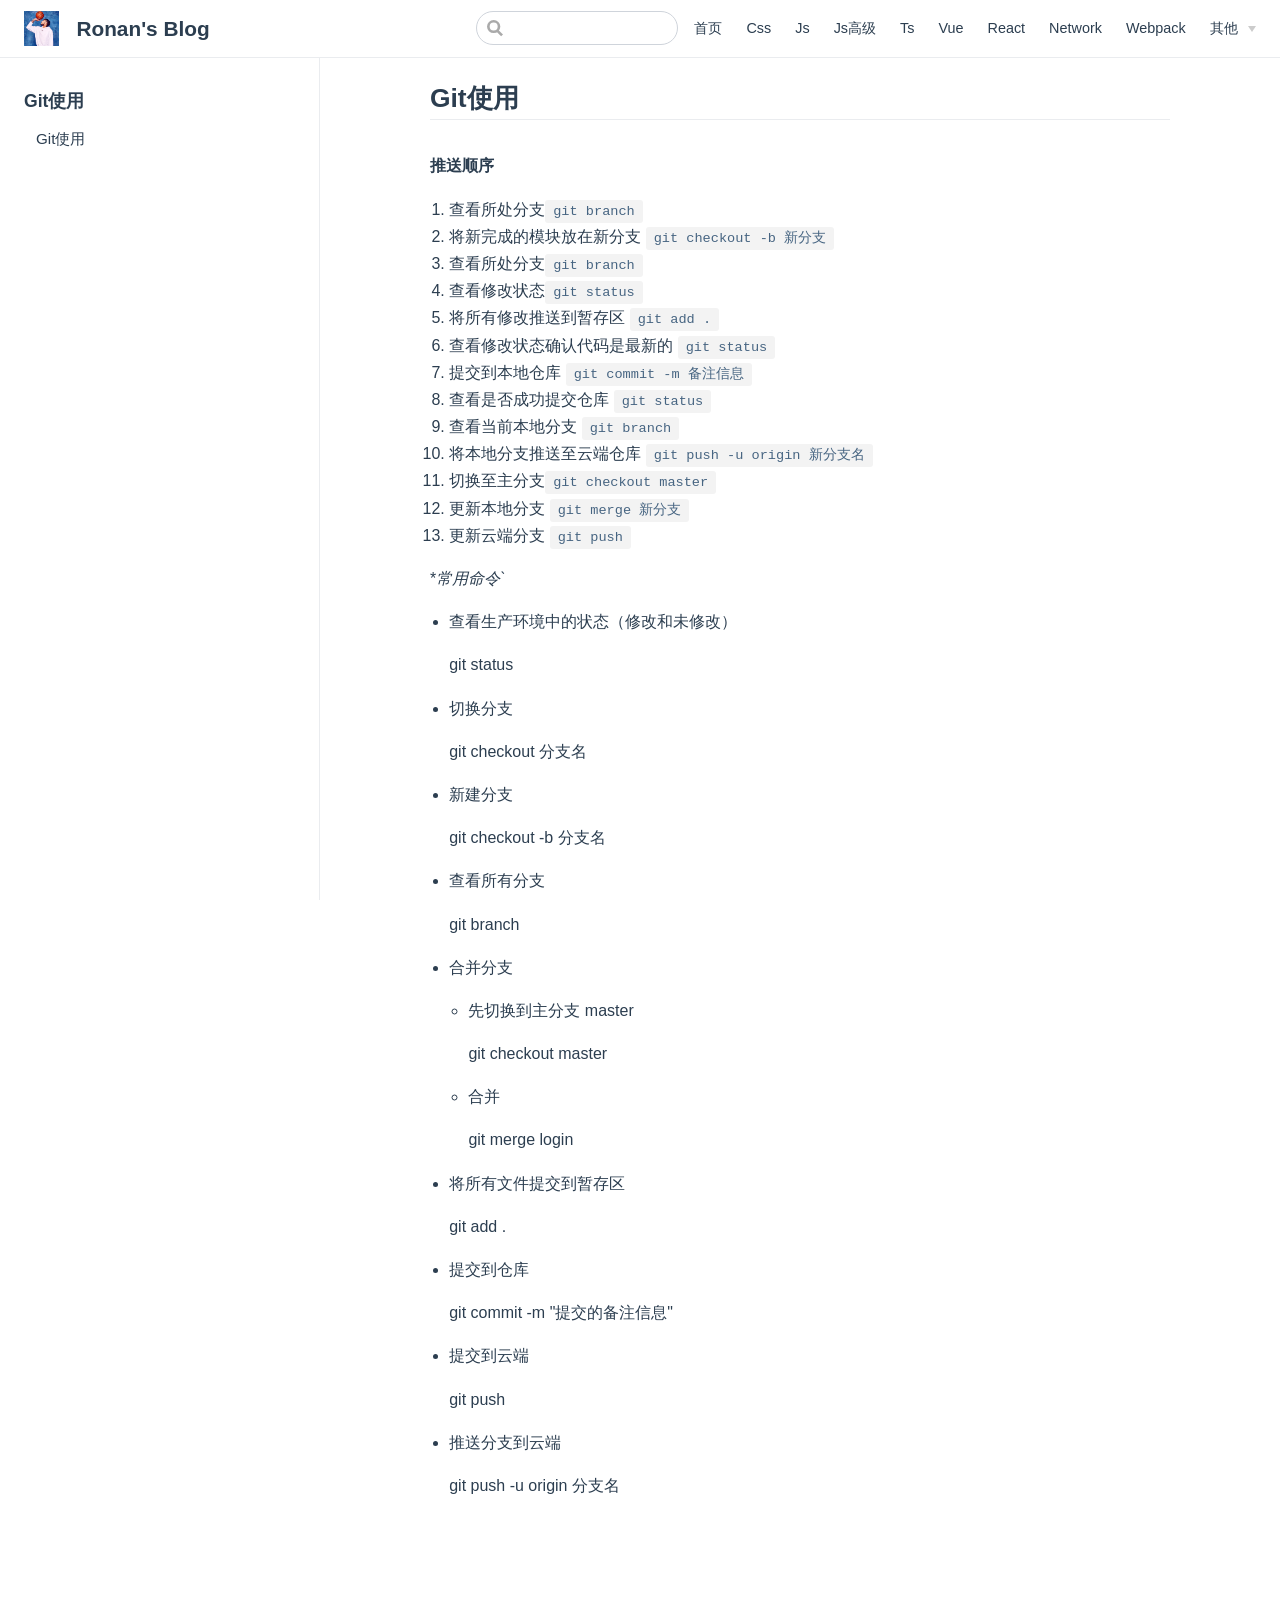
<file: Others/Git/index.html>
<!DOCTYPE html>
<html lang="en-US">
  <head>
    <meta charset="utf-8">
    <meta name="viewport" content="width=device-width,initial-scale=1">
    <title>Git使用 | Ronan&#39;s Blog</title>
    <meta name="generator" content="VuePress 1.9.7">
    <link rel="icon" href="/avatar.jpg">
    <meta name="description" content="">
    
    <link rel="preload" href="/assets/css/0.styles.7b36eabc.css" as="style"><link rel="preload" href="/assets/js/app.5ab2ec69.js" as="script"><link rel="preload" href="/assets/js/2.eeb24f79.js" as="script"><link rel="preload" href="/assets/js/12.17cdedb4.js" as="script"><link rel="prefetch" href="/assets/js/10.d0415309.js"><link rel="prefetch" href="/assets/js/11.11f96ddc.js"><link rel="prefetch" href="/assets/js/13.b53a64a6.js"><link rel="prefetch" href="/assets/js/14.6127168f.js"><link rel="prefetch" href="/assets/js/15.c6fec423.js"><link rel="prefetch" href="/assets/js/16.551a14fc.js"><link rel="prefetch" href="/assets/js/17.3ad529cc.js"><link rel="prefetch" href="/assets/js/18.9da1d026.js"><link rel="prefetch" href="/assets/js/19.0ff8f3e6.js"><link rel="prefetch" href="/assets/js/3.1801cb39.js"><link rel="prefetch" href="/assets/js/4.30c96a68.js"><link rel="prefetch" href="/assets/js/5.f0e2ef51.js"><link rel="prefetch" href="/assets/js/6.e86df8f9.js"><link rel="prefetch" href="/assets/js/7.e76e2440.js"><link rel="prefetch" href="/assets/js/8.8df23d51.js"><link rel="prefetch" href="/assets/js/9.8c479be0.js">
    <link rel="stylesheet" href="/assets/css/0.styles.7b36eabc.css">
  </head>
  <body>
    <div id="app" data-server-rendered="true"><div class="theme-container"><header class="navbar"><div class="sidebar-button"><svg xmlns="http://www.w3.org/2000/svg" aria-hidden="true" role="img" viewBox="0 0 448 512" class="icon"><path fill="currentColor" d="M436 124H12c-6.627 0-12-5.373-12-12V80c0-6.627 5.373-12 12-12h424c6.627 0 12 5.373 12 12v32c0 6.627-5.373 12-12 12zm0 160H12c-6.627 0-12-5.373-12-12v-32c0-6.627 5.373-12 12-12h424c6.627 0 12 5.373 12 12v32c0 6.627-5.373 12-12 12zm0 160H12c-6.627 0-12-5.373-12-12v-32c0-6.627 5.373-12 12-12h424c6.627 0 12 5.373 12 12v32c0 6.627-5.373 12-12 12z"></path></svg></div> <a href="/" class="home-link router-link-active"><img src="/avatar.jpg" alt="Ronan's Blog" class="logo"> <span class="site-name can-hide">Ronan's Blog</span></a> <div class="links"><div class="search-box"><input aria-label="Search" autocomplete="off" spellcheck="false" value=""> <!----></div> <nav class="nav-links can-hide"><div class="nav-item"><a href="/" class="nav-link">
  首页
</a></div><div class="nav-item"><a href="/Css/" class="nav-link">
  Css
</a></div><div class="nav-item"><a href="/Js/" class="nav-link">
  Js
</a></div><div class="nav-item"><a href="/Js+/" class="nav-link">
  Js高级
</a></div><div class="nav-item"><a href="/Ts/" class="nav-link">
  Ts
</a></div><div class="nav-item"><a href="/Vue/" class="nav-link">
  Vue
</a></div><div class="nav-item"><a href="/React/" class="nav-link">
  React
</a></div><div class="nav-item"><a href="/Network/" class="nav-link">
  Network
</a></div><div class="nav-item"><a href="/Webpack/" class="nav-link">
  Webpack
</a></div><div class="nav-item"><div class="dropdown-wrapper"><button type="button" aria-label="其他" class="dropdown-title"><span class="title">其他</span> <span class="arrow down"></span></button> <button type="button" aria-label="其他" class="mobile-dropdown-title"><span class="title">其他</span> <span class="arrow right"></span></button> <ul class="nav-dropdown" style="display:none;"><li class="dropdown-item"><!----> <a href="/Others/Git/" aria-current="page" class="nav-link router-link-exact-active router-link-active">
  Git
</a></li><li class="dropdown-item"><!----> <a href="/Others/Nginx/" class="nav-link">
  Nginx
</a></li><li class="dropdown-item"><!----> <a href="/Others/Algorithm/" class="nav-link">
  算法
</a></li><li class="dropdown-item"><!----> <a href="/Others/粤语/" class="nav-link">
  粤语
</a></li></ul></div></div> <!----></nav></div></header> <div class="sidebar-mask"></div> <aside class="sidebar"><nav class="nav-links"><div class="nav-item"><a href="/" class="nav-link">
  首页
</a></div><div class="nav-item"><a href="/Css/" class="nav-link">
  Css
</a></div><div class="nav-item"><a href="/Js/" class="nav-link">
  Js
</a></div><div class="nav-item"><a href="/Js+/" class="nav-link">
  Js高级
</a></div><div class="nav-item"><a href="/Ts/" class="nav-link">
  Ts
</a></div><div class="nav-item"><a href="/Vue/" class="nav-link">
  Vue
</a></div><div class="nav-item"><a href="/React/" class="nav-link">
  React
</a></div><div class="nav-item"><a href="/Network/" class="nav-link">
  Network
</a></div><div class="nav-item"><a href="/Webpack/" class="nav-link">
  Webpack
</a></div><div class="nav-item"><div class="dropdown-wrapper"><button type="button" aria-label="其他" class="dropdown-title"><span class="title">其他</span> <span class="arrow down"></span></button> <button type="button" aria-label="其他" class="mobile-dropdown-title"><span class="title">其他</span> <span class="arrow right"></span></button> <ul class="nav-dropdown" style="display:none;"><li class="dropdown-item"><!----> <a href="/Others/Git/" aria-current="page" class="nav-link router-link-exact-active router-link-active">
  Git
</a></li><li class="dropdown-item"><!----> <a href="/Others/Nginx/" class="nav-link">
  Nginx
</a></li><li class="dropdown-item"><!----> <a href="/Others/Algorithm/" class="nav-link">
  算法
</a></li><li class="dropdown-item"><!----> <a href="/Others/粤语/" class="nav-link">
  粤语
</a></li></ul></div></div> <!----></nav>  <ul class="sidebar-links"><li><section class="sidebar-group depth-0"><p class="sidebar-heading open"><span>Git使用</span> <!----></p> <ul class="sidebar-links sidebar-group-items"><li><a href="/Others/Git/#git使用" class="sidebar-link">Git使用</a><ul class="sidebar-sub-headers"></ul></li></ul></section></li></ul> </aside> <main class="page"> <div class="theme-default-content content__default"><h2 id="git使用"><a href="#git使用" class="header-anchor">#</a> Git使用</h2> <p><strong>推送顺序</strong></p> <ol><li>查看所处分支<code>git branch</code></li> <li>将新完成的模块放在新分支 <code>git checkout -b 新分支</code></li> <li>查看所处分支<code>git branch</code></li> <li>查看修改状态<code>git status</code></li> <li>将所有修改推送到暂存区 <code>git add .</code></li> <li>查看修改状态确认代码是最新的 <code>git status</code></li> <li>提交到本地仓库 <code>git commit -m 备注信息</code></li> <li>查看是否成功提交仓库 <code>git status</code></li> <li>查看当前本地分支 <code>git branch</code></li> <li>将本地分支推送至云端仓库 <code>git push -u origin 新分支名</code></li> <li>切换至主分支<code>git checkout master</code></li> <li>更新本地分支  <code>git merge 新分支</code></li> <li>更新云端分支 <code>git push</code></li></ol> <p>*<em>常用命令`</em></p> <ul><li><p>查看生产环境中的状态（修改和未修改）</p> <p>git status</p></li> <li><p>切换分支</p> <p>git checkout 分支名</p></li> <li><p>新建分支</p> <p>git checkout -b 分支名</p></li> <li><p>查看所有分支</p> <p>git branch</p></li> <li><p>合并分支</p> <ul><li><p>先切换到主分支 master</p> <p>git checkout master</p></li> <li><p>合并</p> <p>git merge login</p></li></ul></li> <li><p>将所有文件提交到暂存区</p> <p>git add .</p></li> <li><p>提交到仓库</p> <p>git commit -m &quot;提交的备注信息&quot;</p></li> <li><p>提交到云端</p> <p>git push</p></li> <li><p>推送分支到云端</p> <p>git push -u origin 分支名</p></li></ul></div> <footer class="page-edit"><!----> <!----></footer> <!----> </main></div><div class="global-ui"></div></div>
    <script src="/assets/js/app.5ab2ec69.js" defer></script><script src="/assets/js/2.eeb24f79.js" defer></script><script src="/assets/js/12.17cdedb4.js" defer></script>
  </body>
</html>
</file>
<file: assets/css/0.styles.7b36eabc.css>
code[class*=language-],pre[class*=language-]{color:#ccc;background:none;font-family:Consolas,Monaco,Andale Mono,Ubuntu Mono,monospace;font-size:1em;text-align:left;white-space:pre;word-spacing:normal;word-break:normal;word-wrap:normal;line-height:1.5;-moz-tab-size:4;-o-tab-size:4;tab-size:4;-webkit-hyphens:none;hyphens:none}pre[class*=language-]{padding:1em;margin:.5em 0;overflow:auto}:not(pre)>code[class*=language-],pre[class*=language-]{background:#2d2d2d}:not(pre)>code[class*=language-]{padding:.1em;border-radius:.3em;white-space:normal}.token.block-comment,.token.cdata,.token.comment,.token.doctype,.token.prolog{color:#999}.token.punctuation{color:#ccc}.token.attr-name,.token.deleted,.token.namespace,.token.tag{color:#e2777a}.token.function-name{color:#6196cc}.token.boolean,.token.function,.token.number{color:#f08d49}.token.class-name,.token.constant,.token.property,.token.symbol{color:#f8c555}.token.atrule,.token.builtin,.token.important,.token.keyword,.token.selector{color:#cc99cd}.token.attr-value,.token.char,.token.regex,.token.string,.token.variable{color:#7ec699}.token.entity,.token.operator,.token.url{color:#67cdcc}.token.bold,.token.important{font-weight:700}.token.italic{font-style:italic}.token.entity{cursor:help}.token.inserted{color:green}.theme-default-content code{color:#476582;padding:.25rem .5rem;margin:0;font-size:.85em;background-color:rgba(27,31,35,.05);border-radius:3px}.theme-default-content code .token.deleted{color:#ec5975}.theme-default-content code .token.inserted{color:#3eaf7c}.theme-default-content pre,.theme-default-content pre[class*=language-]{line-height:1.4;padding:1.25rem 1.5rem;margin:.85rem 0;background-color:#282c34;border-radius:6px;overflow:auto}.theme-default-content pre[class*=language-] code,.theme-default-content pre code{color:#fff;padding:0;background-color:transparent;border-radius:0}div[class*=language-]{position:relative;background-color:#282c34;border-radius:6px}div[class*=language-] .highlight-lines{-webkit-user-select:none;user-select:none;padding-top:1.3rem;position:absolute;top:0;left:0;width:100%;line-height:1.4}div[class*=language-] .highlight-lines .highlighted{background-color:rgba(0,0,0,.66)}div[class*=language-] pre,div[class*=language-] pre[class*=language-]{background:transparent;position:relative;z-index:1}div[class*=language-]:before{position:absolute;z-index:3;top:.8em;right:1em;font-size:.75rem;color:hsla(0,0%,100%,.4)}div[class*=language-]:not(.line-numbers-mode) .line-numbers-wrapper{display:none}div[class*=language-].line-numbers-mode .highlight-lines .highlighted{position:relative}div[class*=language-].line-numbers-mode .highlight-lines .highlighted:before{content:" ";position:absolute;z-index:3;left:0;top:0;display:block;width:3.5rem;height:100%;background-color:rgba(0,0,0,.66)}div[class*=language-].line-numbers-mode pre{padding-left:4.5rem;vertical-align:middle}div[class*=language-].line-numbers-mode .line-numbers-wrapper{position:absolute;top:0;width:3.5rem;text-align:center;color:hsla(0,0%,100%,.3);padding:1.25rem 0;line-height:1.4}div[class*=language-].line-numbers-mode .line-numbers-wrapper br{-webkit-user-select:none;user-select:none}div[class*=language-].line-numbers-mode .line-numbers-wrapper .line-number{position:relative;z-index:4;-webkit-user-select:none;user-select:none;font-size:.85em}div[class*=language-].line-numbers-mode:after{content:"";position:absolute;z-index:2;top:0;left:0;width:3.5rem;height:100%;border-radius:6px 0 0 6px;border-right:1px solid rgba(0,0,0,.66);background-color:#282c34}div[class~=language-js]:before{content:"js"}div[class~=language-ts]:before{content:"ts"}div[class~=language-html]:before{content:"html"}div[class~=language-md]:before{content:"md"}div[class~=language-vue]:before{content:"vue"}div[class~=language-css]:before{content:"css"}div[class~=language-sass]:before{content:"sass"}div[class~=language-scss]:before{content:"scss"}div[class~=language-less]:before{content:"less"}div[class~=language-stylus]:before{content:"stylus"}div[class~=language-go]:before{content:"go"}div[class~=language-java]:before{content:"java"}div[class~=language-c]:before{content:"c"}div[class~=language-sh]:before{content:"sh"}div[class~=language-yaml]:before{content:"yaml"}div[class~=language-py]:before{content:"py"}div[class~=language-docker]:before{content:"docker"}div[class~=language-dockerfile]:before{content:"dockerfile"}div[class~=language-makefile]:before{content:"makefile"}div[class~=language-javascript]:before{content:"js"}div[class~=language-typescript]:before{content:"ts"}div[class~=language-markup]:before{content:"html"}div[class~=language-markdown]:before{content:"md"}div[class~=language-json]:before{content:"json"}div[class~=language-ruby]:before{content:"rb"}div[class~=language-python]:before{content:"py"}div[class~=language-bash]:before{content:"sh"}div[class~=language-php]:before{content:"php"}.custom-block .custom-block-title{font-weight:600;margin-bottom:-.4rem}.custom-block.danger,.custom-block.tip,.custom-block.warning{padding:.1rem 1.5rem;border-left-width:.5rem;border-left-style:solid;margin:1rem 0}.custom-block.tip{background-color:#f3f5f7;border-color:#42b983}.custom-block.warning{background-color:rgba(255,229,100,.3);border-color:#e7c000;color:#6b5900}.custom-block.warning .custom-block-title{color:#b29400}.custom-block.warning a{color:#2c3e50}.custom-block.danger{background-color:#ffe6e6;border-color:#c00;color:#4d0000}.custom-block.danger .custom-block-title{color:#900}.custom-block.danger a{color:#2c3e50}.custom-block.details{display:block;position:relative;border-radius:2px;margin:1.6em 0;padding:1.6em;background-color:#eee}.custom-block.details h4{margin-top:0}.custom-block.details figure:last-child,.custom-block.details p:last-child{margin-bottom:0;padding-bottom:0}.custom-block.details summary{outline:none;cursor:pointer}.arrow{display:inline-block;width:0;height:0}.arrow.up{border-bottom:6px solid #ccc}.arrow.down,.arrow.up{border-left:4px solid transparent;border-right:4px solid transparent}.arrow.down{border-top:6px solid #ccc}.arrow.right{border-left:6px solid #ccc}.arrow.left,.arrow.right{border-top:4px solid transparent;border-bottom:4px solid transparent}.arrow.left{border-right:6px solid #ccc}.theme-default-content:not(.custom){max-width:740px;margin:0 auto;padding:2rem 2.5rem}@media (max-width:959px){.theme-default-content:not(.custom){padding:2rem}}@media (max-width:419px){.theme-default-content:not(.custom){padding:1.5rem}}.table-of-contents .badge{vertical-align:middle}body,html{padding:0;margin:0;background-color:#fff}body{font-family:-apple-system,BlinkMacSystemFont,Segoe UI,Roboto,Oxygen,Ubuntu,Cantarell,Fira Sans,Droid Sans,Helvetica Neue,sans-serif;-webkit-font-smoothing:antialiased;-moz-osx-font-smoothing:grayscale;font-size:16px;color:#2c3e50}.page{padding-left:20rem}.navbar{z-index:20;right:0;height:3.6rem;background-color:#fff;box-sizing:border-box;border-bottom:1px solid #eaecef}.navbar,.sidebar-mask{position:fixed;top:0;left:0}.sidebar-mask{z-index:9;width:100vw;height:100vh;display:none}.sidebar{font-size:16px;background-color:#fff;width:20rem;position:fixed;z-index:10;margin:0;top:3.6rem;left:0;bottom:0;box-sizing:border-box;border-right:1px solid #eaecef;overflow-y:auto}.theme-default-content:not(.custom)>:first-child{margin-top:3.6rem}.theme-default-content:not(.custom) a:hover{text-decoration:underline}.theme-default-content:not(.custom) p.demo{padding:1rem 1.5rem;border:1px solid #ddd;border-radius:4px}.theme-default-content:not(.custom) img{max-width:100%}.theme-default-content.custom{padding:0;margin:0}.theme-default-content.custom img{max-width:100%}a{font-weight:500;text-decoration:none}a,p a code{color:#3eaf7c}p a code{font-weight:400}kbd{background:#eee;border:.15rem solid #ddd;border-bottom:.25rem solid #ddd;border-radius:.15rem;padding:0 .15em}blockquote{font-size:1rem;color:#999;border-left:.2rem solid #dfe2e5;margin:1rem 0;padding:.25rem 0 .25rem 1rem}blockquote>p{margin:0}ol,ul{padding-left:1.2em}strong{font-weight:600}h1,h2,h3,h4,h5,h6{font-weight:600;line-height:1.25}.theme-default-content:not(.custom)>h1,.theme-default-content:not(.custom)>h2,.theme-default-content:not(.custom)>h3,.theme-default-content:not(.custom)>h4,.theme-default-content:not(.custom)>h5,.theme-default-content:not(.custom)>h6{margin-top:-3.1rem;padding-top:4.6rem;margin-bottom:0}.theme-default-content:not(.custom)>h1:first-child,.theme-default-content:not(.custom)>h2:first-child,.theme-default-content:not(.custom)>h3:first-child,.theme-default-content:not(.custom)>h4:first-child,.theme-default-content:not(.custom)>h5:first-child,.theme-default-content:not(.custom)>h6:first-child{margin-top:-1.5rem;margin-bottom:1rem}.theme-default-content:not(.custom)>h1:first-child+.custom-block,.theme-default-content:not(.custom)>h1:first-child+p,.theme-default-content:not(.custom)>h1:first-child+pre,.theme-default-content:not(.custom)>h2:first-child+.custom-block,.theme-default-content:not(.custom)>h2:first-child+p,.theme-default-content:not(.custom)>h2:first-child+pre,.theme-default-content:not(.custom)>h3:first-child+.custom-block,.theme-default-content:not(.custom)>h3:first-child+p,.theme-default-content:not(.custom)>h3:first-child+pre,.theme-default-content:not(.custom)>h4:first-child+.custom-block,.theme-default-content:not(.custom)>h4:first-child+p,.theme-default-content:not(.custom)>h4:first-child+pre,.theme-default-content:not(.custom)>h5:first-child+.custom-block,.theme-default-content:not(.custom)>h5:first-child+p,.theme-default-content:not(.custom)>h5:first-child+pre,.theme-default-content:not(.custom)>h6:first-child+.custom-block,.theme-default-content:not(.custom)>h6:first-child+p,.theme-default-content:not(.custom)>h6:first-child+pre{margin-top:2rem}h1:focus .header-anchor,h1:hover .header-anchor,h2:focus .header-anchor,h2:hover .header-anchor,h3:focus .header-anchor,h3:hover .header-anchor,h4:focus .header-anchor,h4:hover .header-anchor,h5:focus .header-anchor,h5:hover .header-anchor,h6:focus .header-anchor,h6:hover .header-anchor{opacity:1}h1{font-size:2.2rem}h2{font-size:1.65rem;padding-bottom:.3rem;border-bottom:1px solid #eaecef}h3{font-size:1.35rem}a.header-anchor{font-size:.85em;float:left;margin-left:-.87em;padding-right:.23em;margin-top:.125em;opacity:0}a.header-anchor:focus,a.header-anchor:hover{text-decoration:none}.line-number,code,kbd{font-family:source-code-pro,Menlo,Monaco,Consolas,Courier New,monospace}ol,p,ul{line-height:1.7}hr{border:0;border-top:1px solid #eaecef}table{border-collapse:collapse;margin:1rem 0;display:block;overflow-x:auto}tr{border-top:1px solid #dfe2e5}tr:nth-child(2n){background-color:#f6f8fa}td,th{border:1px solid #dfe2e5;padding:.6em 1em}.theme-container.sidebar-open .sidebar-mask{display:block}.theme-container.no-navbar .theme-default-content:not(.custom)>h1,.theme-container.no-navbar h2,.theme-container.no-navbar h3,.theme-container.no-navbar h4,.theme-container.no-navbar h5,.theme-container.no-navbar h6{margin-top:1.5rem;padding-top:0}.theme-container.no-navbar .sidebar{top:0}@media (min-width:720px){.theme-container.no-sidebar .sidebar{display:none}.theme-container.no-sidebar .page{padding-left:0}}@media (max-width:959px){.sidebar{font-size:15px;width:16.4rem}.page{padding-left:16.4rem}}@media (max-width:719px){.sidebar{top:0;padding-top:3.6rem;transform:translateX(-100%);transition:transform .2s ease}.page{padding-left:0}.theme-container.sidebar-open .sidebar{transform:translateX(0)}.theme-container.no-navbar .sidebar{padding-top:0}}@media (max-width:419px){h1{font-size:1.9rem}.theme-default-content div[class*=language-]{margin:.85rem -1.5rem;border-radius:0}}#nprogress{pointer-events:none}#nprogress .bar{background:#3eaf7c;position:fixed;z-index:1031;top:0;left:0;width:100%;height:2px}#nprogress .peg{display:block;position:absolute;right:0;width:100px;height:100%;box-shadow:0 0 10px #3eaf7c,0 0 5px #3eaf7c;opacity:1;transform:rotate(3deg) translateY(-4px)}#nprogress .spinner{display:block;position:fixed;z-index:1031;top:15px;right:15px}#nprogress .spinner-icon{width:18px;height:18px;box-sizing:border-box;border-color:#3eaf7c transparent transparent #3eaf7c;border-style:solid;border-width:2px;border-radius:50%;animation:nprogress-spinner .4s linear infinite}.nprogress-custom-parent{overflow:hidden;position:relative}.nprogress-custom-parent #nprogress .bar,.nprogress-custom-parent #nprogress .spinner{position:absolute}@keyframes nprogress-spinner{0%{transform:rotate(0deg)}to{transform:rotate(1turn)}}.icon.outbound{color:#aaa;display:inline-block;vertical-align:middle;position:relative;top:-1px}.sr-only{position:absolute;width:1px;height:1px;padding:0;margin:-1px;overflow:hidden;clip:rect(0,0,0,0);white-space:nowrap;border-width:0}.home{padding:3.6rem 2rem 0;max-width:960px;margin:0 auto;display:block}.home .hero{text-align:center}.home .hero img{max-width:100%;max-height:280px;display:block;margin:3rem auto 1.5rem}.home .hero h1{font-size:3rem}.home .hero .action,.home .hero .description,.home .hero h1{margin:1.8rem auto}.home .hero .description{max-width:35rem;font-size:1.6rem;line-height:1.3;color:#6a8bad}.home .hero .action-button{display:inline-block;font-size:1.2rem;color:#fff;background-color:#3eaf7c;padding:.8rem 1.6rem;border-radius:4px;transition:background-color .1s ease;box-sizing:border-box;border-bottom:1px solid #389d70}.home .hero .action-button:hover{background-color:#4abf8a}.home .features{border-top:1px solid #eaecef;padding:1.2rem 0;margin-top:2.5rem;display:flex;flex-wrap:wrap;align-items:flex-start;align-content:stretch;justify-content:space-between}.home .feature{flex-grow:1;flex-basis:30%;max-width:30%}.home .feature h2{font-size:1.4rem;font-weight:500;border-bottom:none;padding-bottom:0;color:#3a5169}.home .feature p{color:#4e6e8e}.home .footer{padding:2.5rem;border-top:1px solid #eaecef;text-align:center;color:#4e6e8e}@media (max-width:719px){.home .features{flex-direction:column}.home .feature{max-width:100%;padding:0 2.5rem}}@media (max-width:419px){.home{padding-left:1.5rem;padding-right:1.5rem}.home .hero img{max-height:210px;margin:2rem auto 1.2rem}.home .hero h1{font-size:2rem}.home .hero .action,.home .hero .description,.home .hero h1{margin:1.2rem auto}.home .hero .description{font-size:1.2rem}.home .hero .action-button{font-size:1rem;padding:.6rem 1.2rem}.home .feature h2{font-size:1.25rem}}.search-box{display:inline-block;position:relative;margin-right:1rem}.search-box input{cursor:text;width:10rem;height:2rem;color:#4e6e8e;display:inline-block;border:1px solid #cfd4db;border-radius:2rem;font-size:.9rem;line-height:2rem;padding:0 .5rem 0 2rem;outline:none;transition:all .2s ease;background:#fff url(/assets/img/search.83621669.svg) .6rem .5rem no-repeat;background-size:1rem}.search-box input:focus{cursor:auto;border-color:#3eaf7c}.search-box .suggestions{background:#fff;width:20rem;position:absolute;top:2rem;border:1px solid #cfd4db;border-radius:6px;padding:.4rem;list-style-type:none}.search-box .suggestions.align-right{right:0}.search-box .suggestion{line-height:1.4;padding:.4rem .6rem;border-radius:4px;cursor:pointer}.search-box .suggestion a{white-space:normal;color:#5d82a6}.search-box .suggestion a .page-title{font-weight:600}.search-box .suggestion a .header{font-size:.9em;margin-left:.25em}.search-box .suggestion.focused{background-color:#f3f4f5}.search-box .suggestion.focused a{color:#3eaf7c}@media (max-width:959px){.search-box input{cursor:pointer;width:0;border-color:transparent;position:relative}.search-box input:focus{cursor:text;left:0;width:10rem}}@media (-ms-high-contrast:none){.search-box input{height:2rem}}@media (max-width:959px) and (min-width:719px){.search-box .suggestions{left:0}}@media (max-width:719px){.search-box{margin-right:0}.search-box input{left:1rem}.search-box .suggestions{right:0}}@media (max-width:419px){.search-box .suggestions{width:calc(100vw - 4rem)}.search-box input:focus{width:8rem}}.sidebar-button{cursor:pointer;display:none;width:1.25rem;height:1.25rem;position:absolute;padding:.6rem;top:.6rem;left:1rem}.sidebar-button .icon{display:block;width:1.25rem;height:1.25rem}@media (max-width:719px){.sidebar-button{display:block}}.dropdown-enter,.dropdown-leave-to{height:0!important}.dropdown-wrapper{cursor:pointer}.dropdown-wrapper .dropdown-title,.dropdown-wrapper .mobile-dropdown-title{display:block;font-size:.9rem;font-family:inherit;cursor:inherit;padding:inherit;line-height:1.4rem;background:transparent;border:none;font-weight:500;color:#2c3e50}.dropdown-wrapper .dropdown-title:hover,.dropdown-wrapper .mobile-dropdown-title:hover{border-color:transparent}.dropdown-wrapper .dropdown-title .arrow,.dropdown-wrapper .mobile-dropdown-title .arrow{vertical-align:middle;margin-top:-1px;margin-left:.4rem}.dropdown-wrapper .mobile-dropdown-title{display:none;font-weight:600}.dropdown-wrapper .mobile-dropdown-title font-size inherit:hover{color:#3eaf7c}.dropdown-wrapper .nav-dropdown .dropdown-item{color:inherit;line-height:1.7rem}.dropdown-wrapper .nav-dropdown .dropdown-item h4{margin:.45rem 0 0;border-top:1px solid #eee;padding:1rem 1.5rem .45rem 1.25rem}.dropdown-wrapper .nav-dropdown .dropdown-item .dropdown-subitem-wrapper{padding:0;list-style:none}.dropdown-wrapper .nav-dropdown .dropdown-item .dropdown-subitem-wrapper .dropdown-subitem{font-size:.9em}.dropdown-wrapper .nav-dropdown .dropdown-item a{display:block;line-height:1.7rem;position:relative;border-bottom:none;font-weight:400;margin-bottom:0;padding:0 1.5rem 0 1.25rem}.dropdown-wrapper .nav-dropdown .dropdown-item a.router-link-active,.dropdown-wrapper .nav-dropdown .dropdown-item a:hover{color:#3eaf7c}.dropdown-wrapper .nav-dropdown .dropdown-item a.router-link-active:after{content:"";width:0;height:0;border-left:5px solid #3eaf7c;border-top:3px solid transparent;border-bottom:3px solid transparent;position:absolute;top:calc(50% - 2px);left:9px}.dropdown-wrapper .nav-dropdown .dropdown-item:first-child h4{margin-top:0;padding-top:0;border-top:0}@media (max-width:719px){.dropdown-wrapper.open .dropdown-title{margin-bottom:.5rem}.dropdown-wrapper .dropdown-title{display:none}.dropdown-wrapper .mobile-dropdown-title{display:block}.dropdown-wrapper .nav-dropdown{transition:height .1s ease-out;overflow:hidden}.dropdown-wrapper .nav-dropdown .dropdown-item h4{border-top:0;margin-top:0;padding-top:0}.dropdown-wrapper .nav-dropdown .dropdown-item>a,.dropdown-wrapper .nav-dropdown .dropdown-item h4{font-size:15px;line-height:2rem}.dropdown-wrapper .nav-dropdown .dropdown-item .dropdown-subitem{font-size:14px;padding-left:1rem}}@media (min-width:719px){.dropdown-wrapper{height:1.8rem}.dropdown-wrapper.open .nav-dropdown,.dropdown-wrapper:hover .nav-dropdown{display:block!important}.dropdown-wrapper.open:blur{display:none}.dropdown-wrapper .nav-dropdown{display:none;height:auto!important;box-sizing:border-box;max-height:calc(100vh - 2.7rem);overflow-y:auto;position:absolute;top:100%;right:0;background-color:#fff;padding:.6rem 0;border:1px solid;border-color:#ddd #ddd #ccc;text-align:left;border-radius:.25rem;white-space:nowrap;margin:0}}.nav-links{display:inline-block}.nav-links a{line-height:1.4rem;color:inherit}.nav-links a.router-link-active,.nav-links a:hover{color:#3eaf7c}.nav-links .nav-item{position:relative;display:inline-block;margin-left:1.5rem;line-height:2rem}.nav-links .nav-item:first-child{margin-left:0}.nav-links .repo-link{margin-left:1.5rem}@media (max-width:719px){.nav-links .nav-item,.nav-links .repo-link{margin-left:0}}@media (min-width:719px){.nav-links a.router-link-active,.nav-links a:hover{color:#2c3e50}.nav-item>a:not(.external).router-link-active,.nav-item>a:not(.external):hover{margin-bottom:-2px;border-bottom:2px solid #46bd87}}.navbar{padding:.7rem 1.5rem;line-height:2.2rem}.navbar a,.navbar img,.navbar span{display:inline-block}.navbar .logo{height:2.2rem;min-width:2.2rem;margin-right:.8rem;vertical-align:top}.navbar .site-name{font-size:1.3rem;font-weight:600;color:#2c3e50;position:relative}.navbar .links{padding-left:1.5rem;box-sizing:border-box;background-color:#fff;white-space:nowrap;font-size:.9rem;position:absolute;right:1.5rem;top:.7rem;display:flex}.navbar .links .search-box{flex:0 0 auto;vertical-align:top}@media (max-width:719px){.navbar{padding-left:4rem}.navbar .can-hide{display:none}.navbar .links{padding-left:1.5rem}.navbar .site-name{width:calc(100vw - 9.4rem);overflow:hidden;white-space:nowrap;text-overflow:ellipsis}}.page-edit{max-width:740px;margin:0 auto;padding:2rem 2.5rem}@media (max-width:959px){.page-edit{padding:2rem}}@media (max-width:419px){.page-edit{padding:1.5rem}}.page-edit{padding-top:1rem;padding-bottom:1rem;overflow:auto}.page-edit .edit-link{display:inline-block}.page-edit .edit-link a{color:#4e6e8e;margin-right:.25rem}.page-edit .last-updated{float:right;font-size:.9em}.page-edit .last-updated .prefix{font-weight:500;color:#4e6e8e}.page-edit .last-updated .time{font-weight:400;color:#767676}@media (max-width:719px){.page-edit .edit-link{margin-bottom:.5rem}.page-edit .last-updated{font-size:.8em;float:none;text-align:left}}.page-nav{max-width:740px;margin:0 auto;padding:2rem 2.5rem}@media (max-width:959px){.page-nav{padding:2rem}}@media (max-width:419px){.page-nav{padding:1.5rem}}.page-nav{padding-top:1rem;padding-bottom:0}.page-nav .inner{min-height:2rem;margin-top:0;border-top:1px solid #eaecef;padding-top:1rem;overflow:auto}.page-nav .next{float:right}.page{padding-bottom:2rem;display:block}.sidebar-group .sidebar-group{padding-left:.5em}.sidebar-group:not(.collapsable) .sidebar-heading:not(.clickable){cursor:auto;color:inherit}.sidebar-group.is-sub-group{padding-left:0}.sidebar-group.is-sub-group>.sidebar-heading{font-size:.95em;line-height:1.4;font-weight:400;padding-left:2rem}.sidebar-group.is-sub-group>.sidebar-heading:not(.clickable){opacity:.5}.sidebar-group.is-sub-group>.sidebar-group-items{padding-left:1rem}.sidebar-group.is-sub-group>.sidebar-group-items>li>.sidebar-link{font-size:.95em;border-left:none}.sidebar-group.depth-2>.sidebar-heading{border-left:none}.sidebar-heading{color:#2c3e50;transition:color .15s ease;cursor:pointer;font-size:1.1em;font-weight:700;padding:.35rem 1.5rem .35rem 1.25rem;width:100%;box-sizing:border-box;margin:0;border-left:.25rem solid transparent}.sidebar-heading.open,.sidebar-heading:hover{color:inherit}.sidebar-heading .arrow{position:relative;top:-.12em;left:.5em}.sidebar-heading.clickable.active{font-weight:600;color:#3eaf7c;border-left-color:#3eaf7c}.sidebar-heading.clickable:hover{color:#3eaf7c}.sidebar-group-items{transition:height .1s ease-out;font-size:.95em;overflow:hidden}.sidebar .sidebar-sub-headers{padding-left:1rem;font-size:.95em}a.sidebar-link{font-size:1em;font-weight:400;display:inline-block;color:#2c3e50;border-left:.25rem solid transparent;padding:.35rem 1rem .35rem 1.25rem;line-height:1.4;width:100%;box-sizing:border-box}a.sidebar-link:hover{color:#3eaf7c}a.sidebar-link.active{font-weight:600;color:#3eaf7c;border-left-color:#3eaf7c}.sidebar-group a.sidebar-link{padding-left:2rem}.sidebar-sub-headers a.sidebar-link{padding-top:.25rem;padding-bottom:.25rem;border-left:none}.sidebar-sub-headers a.sidebar-link.active{font-weight:500}.sidebar ul{padding:0;margin:0;list-style-type:none}.sidebar a{display:inline-block}.sidebar .nav-links{display:none;border-bottom:1px solid #eaecef;padding:.5rem 0 .75rem}.sidebar .nav-links a{font-weight:600}.sidebar .nav-links .nav-item,.sidebar .nav-links .repo-link{display:block;line-height:1.25rem;font-size:1.1em;padding:.5rem 0 .5rem 1.5rem}.sidebar>.sidebar-links{padding:1.5rem 0}.sidebar>.sidebar-links>li>a.sidebar-link{font-size:1.1em;line-height:1.7;font-weight:700}.sidebar>.sidebar-links>li:not(:first-child){margin-top:.75rem}@media (max-width:719px){.sidebar .nav-links{display:block}.sidebar .nav-links .dropdown-wrapper .nav-dropdown .dropdown-item a.router-link-active:after{top:calc(1rem - 2px)}.sidebar>.sidebar-links{padding:1rem 0}}.badge[data-v-15b7b770]{display:inline-block;font-size:14px;height:18px;line-height:18px;border-radius:3px;padding:0 6px;color:#fff}.badge.green[data-v-15b7b770],.badge.tip[data-v-15b7b770],.badge[data-v-15b7b770]{background-color:#42b983}.badge.error[data-v-15b7b770]{background-color:#da5961}.badge.warn[data-v-15b7b770],.badge.warning[data-v-15b7b770],.badge.yellow[data-v-15b7b770]{background-color:#e7c000}.badge+.badge[data-v-15b7b770]{margin-left:5px}.theme-code-group__nav[data-v-deefee04]{margin-bottom:-35px;background-color:#282c34;padding-bottom:22px;border-top-left-radius:6px;border-top-right-radius:6px;padding-left:10px;padding-top:10px}.theme-code-group__ul[data-v-deefee04]{margin:auto 0;padding-left:0;display:inline-flex;list-style:none}.theme-code-group__nav-tab[data-v-deefee04]{border:0;padding:5px;cursor:pointer;background-color:transparent;font-size:.85em;line-height:1.4;color:hsla(0,0%,100%,.9);font-weight:600}.theme-code-group__nav-tab-active[data-v-deefee04]{border-bottom:1px solid #42b983}.pre-blank[data-v-deefee04]{color:#42b983}.theme-code-block[data-v-759a7d02]{display:none}.theme-code-block__active[data-v-759a7d02]{display:block}.theme-code-block>pre[data-v-759a7d02]{background-color:orange}
</file>
